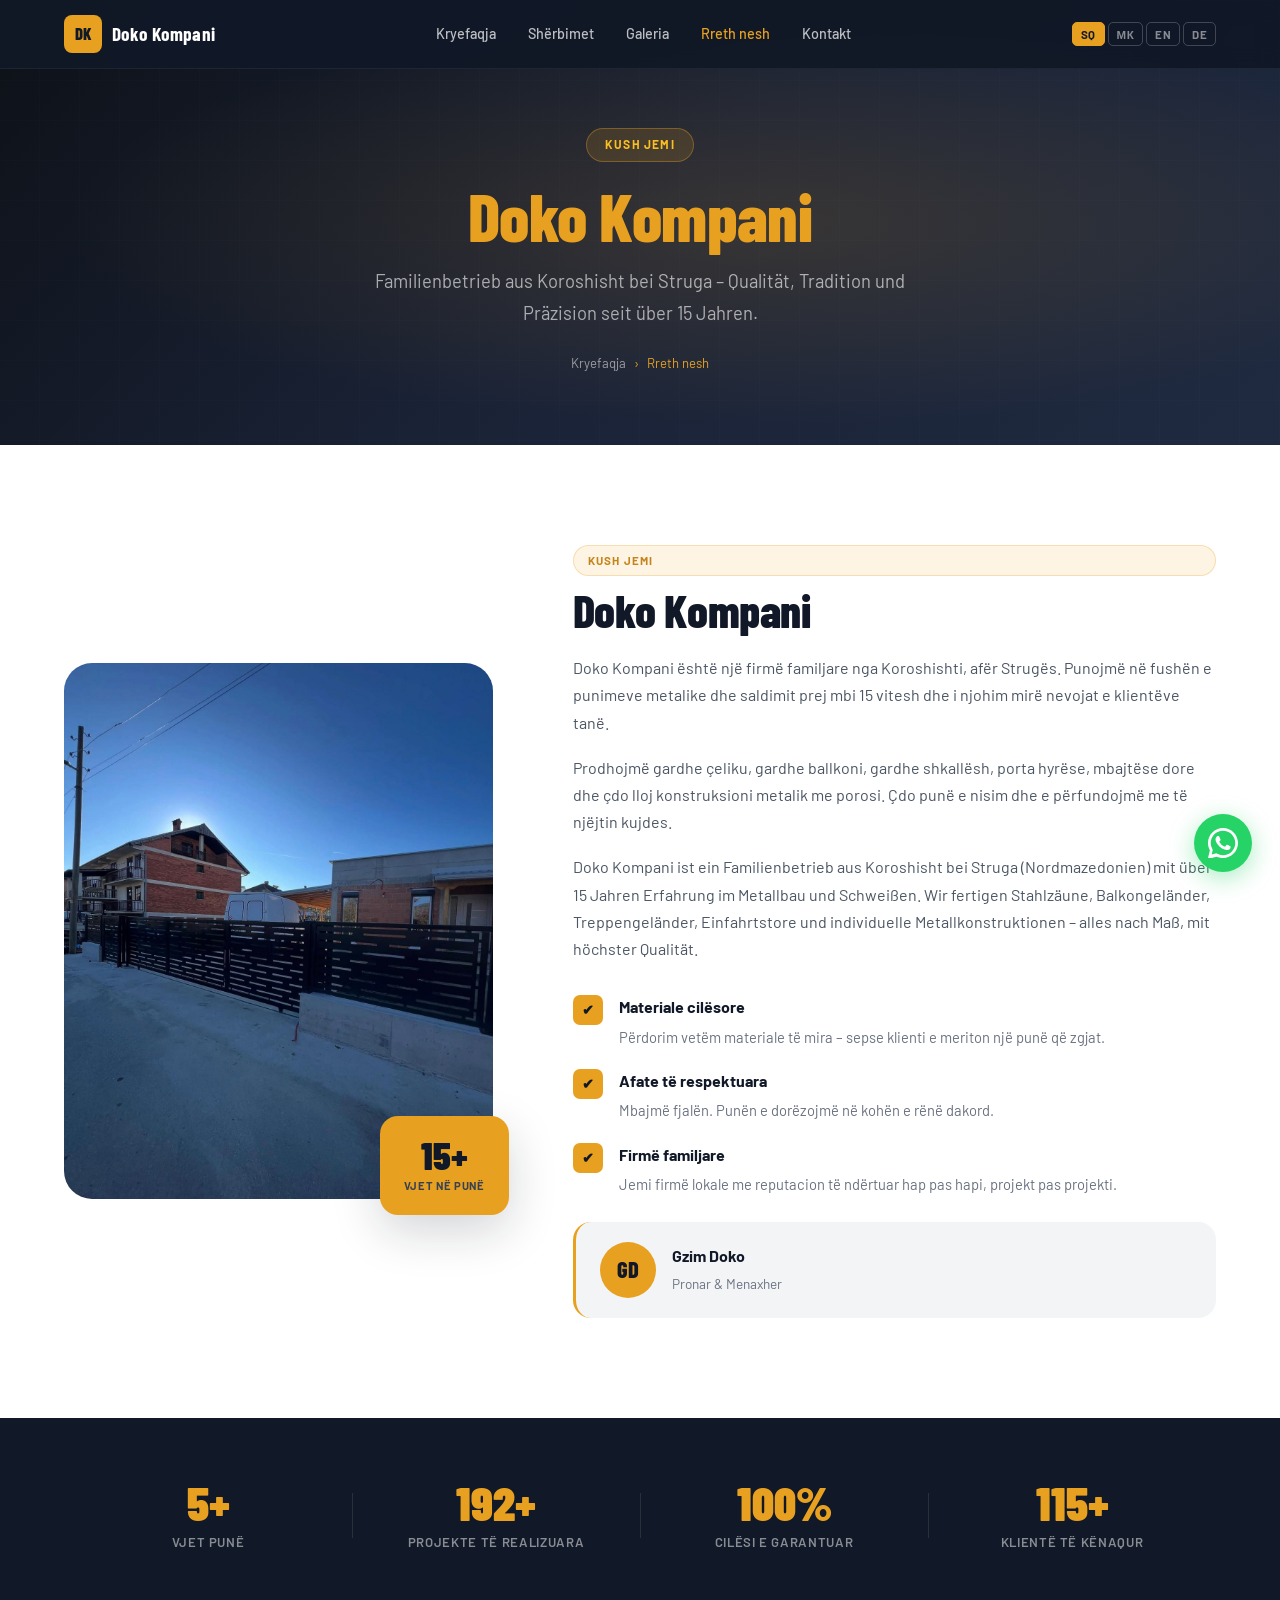
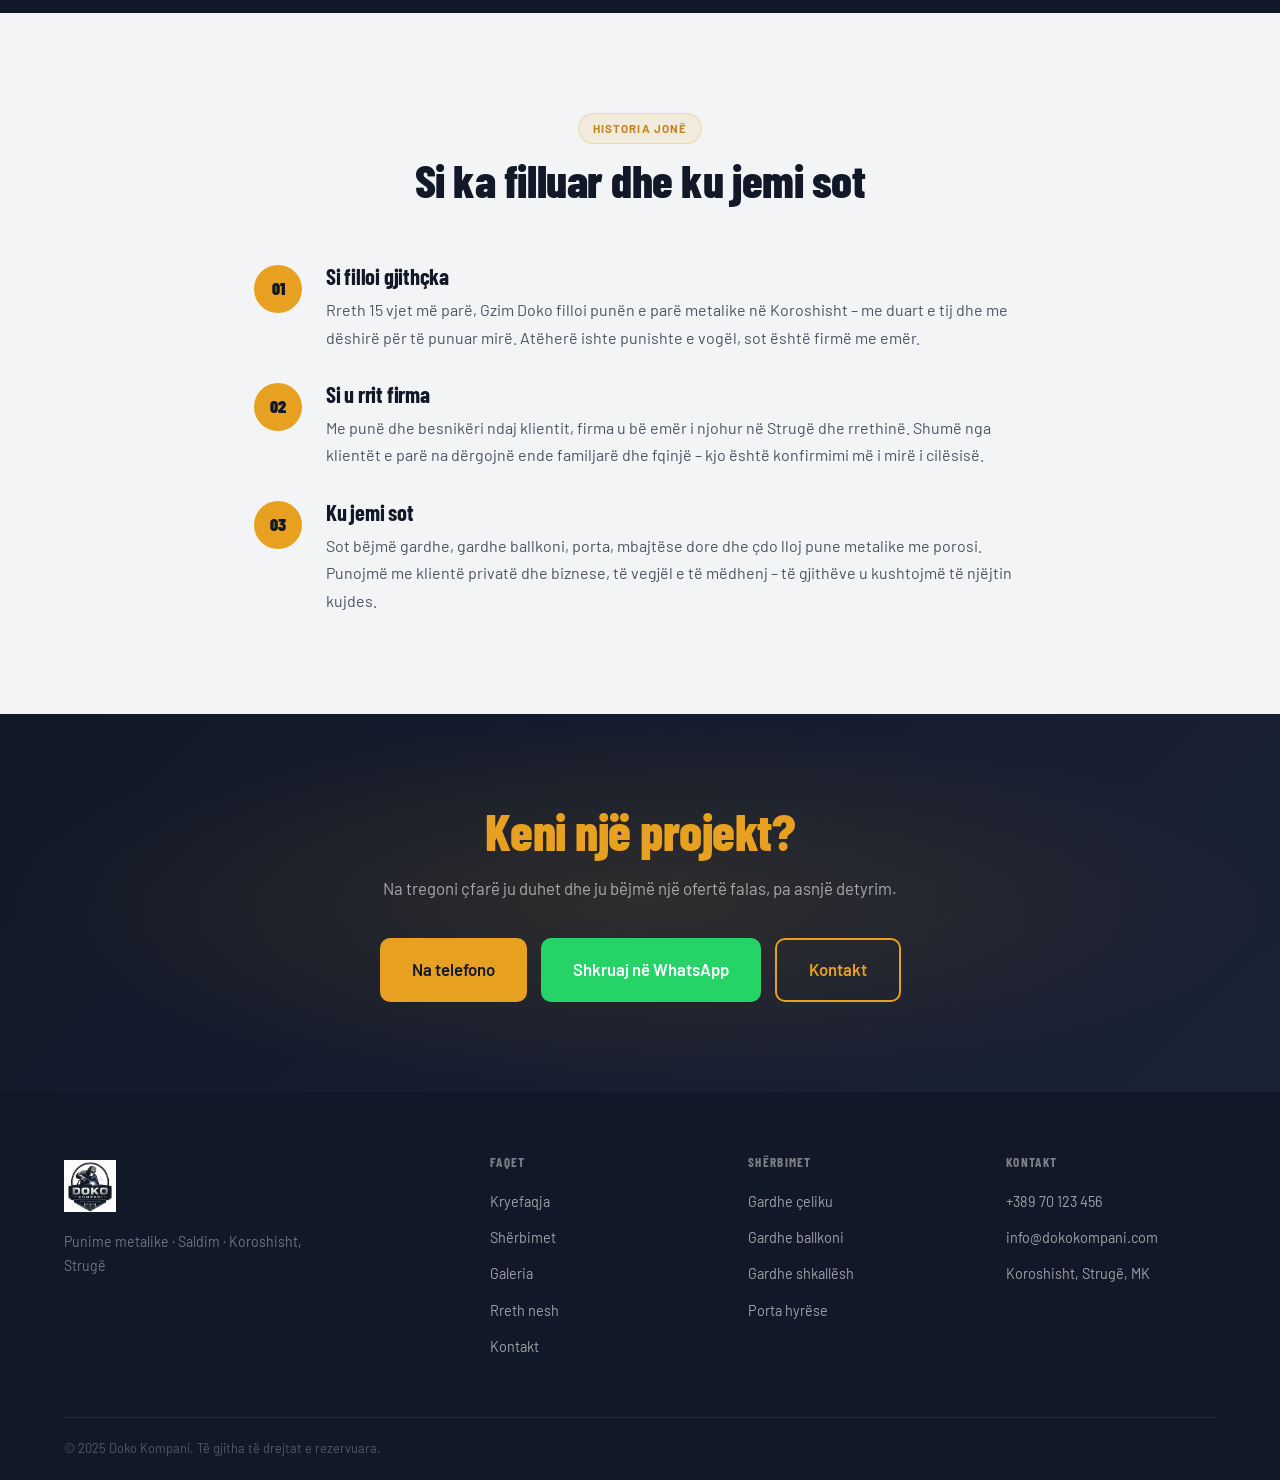
<file: about.html>
<!DOCTYPE html>
<html lang="sq">
<head>
  <meta charset="UTF-8" />
  <meta name="viewport" content="width=device-width, initial-scale=1.0" />
  <title>Doko Kompani – Familienbetrieb Metallbau Struga | Gzim Doko</title>
  <meta name="description" content="Doko Kompani – Familienunternehmen für Metallbau in Koroshisht bei Struga. Geschäftsführer: Gzim Doko. 15+ Jahre Erfahrung. Stahlzäune, Geländer, Tore – Metallbau Struga." />
  <meta name="keywords" content="Doko Kompani Geschichte, Gzim Doko, Familienbetrieb Struga, Metallbau Koroshisht, Metal Works Struga North Macedonia" />
  <link rel="canonical" href="https://www.dokokompani.com/about.html" />
  <link rel="icon" type="image/svg+xml" href="images/favicon.svg" />
  <link rel="preconnect" href="https://fonts.googleapis.com" />
  <link rel="preconnect" href="https://fonts.gstatic.com" crossorigin />
  <link href="https://fonts.googleapis.com/css2?family=Barlow+Condensed:wght@400;600;700;800;900&family=Barlow:wght@300;400;500;600;700&display=swap" rel="stylesheet" />
  <link rel="stylesheet" href="style.css" />
</head>
<body>

<header id="header">
  <div class="container nav-container">
    <a href="index.html" class="logo">
      <span class="logo-dk">DK</span>
      <span class="logo-text">Doko Kompani</span>
    </a>
    <nav class="main-nav" id="mainNav">
      <a href="index.html" data-i18n="nav_home">Ballina</a>
      <a href="services.html" data-i18n="nav_services">Shërbimet</a>
      <a href="gallery.html" data-i18n="nav_gallery">Galeria</a>
      <a href="about.html" class="active" data-i18n="nav_about">Rreth nesh</a>
      <a href="contact.html" data-i18n="nav_contact">Kontakt</a>
    </nav>
    <div class="nav-right">
      <div class="lang-switcher">
        <button class="lang-btn active" data-lang="sq">SQ</button>
        <button class="lang-btn" data-lang="mk">МК</button>
        <button class="lang-btn" data-lang="en">EN</button>
        <button class="lang-btn" data-lang="de">DE</button>
      </div>
      <button class="hamburger" id="hamburger" aria-label="Menu">
        <span></span><span></span><span></span>
      </button>
    </div>
  </div>
</header>

<!-- PAGE HERO -->
<div class="page-hero">
  <div class="container">
    <div class="page-hero-tag" data-i18n="about_tag">Rreth nesh</div>
    <h1><span data-i18n="about_title">Doko Kompani</span></h1>
    <p>Familienbetrieb aus Koroshisht bei Struga – Qualität, Tradition und Präzision seit über 15 Jahren.</p>
    <div class="breadcrumb">
      <a href="index.html" data-i18n="nav_home">Ballina</a>
      <span>›</span>
      <span data-i18n="nav_about">Rreth nesh</span>
    </div>
  </div>
</div>

<!-- ABOUT SECTION -->
<section>
  <div class="container">
    <div class="about-grid">
      <div class="about-visual reveal">
        <div class="about-image-box">
          <img src="images/gallery/modern-yard-steel-fence.jpg"
               alt="Doko Kompani – Punime Metalike Struga" loading="lazy">
        </div>
        <div class="about-badge">
          <span class="about-badge-num">15+</span>
          <span class="about-badge-label" data-i18n="about_years_label">vjet në punë</span>
        </div>
      </div>

      <div class="about-content reveal reveal-delay-2">
        <span class="section-tag" data-i18n="about_tag">Rreth nesh</span>
        <h2 data-i18n="about_title">Doko Kompani</h2>
        <p data-i18n="about_p1">Doko Kompani është një firmë familjare nga Koroshishti, afër Strugës. Punojmë në fushën e punimeve metalike dhe saldimit prej mbi 15 vitesh dhe i njohim mirë nevojat e klientëve tanë.</p>
        <p data-i18n="about_p2">Prodhojmë gardhe çeliku, gardhe ballkoni, gardhe shkallësh, porta hyrëse, mbajtëse dore dhe çdo lloj konstruksioni metalik me porosi. Çdo punë e nisim dhe e përfundojmë me të njëjtin kujdes.</p>
        <p>Doko Kompani ist ein Familienbetrieb aus Koroshisht bei Struga (Nordmazedonien) mit über 15 Jahren Erfahrung im Metallbau und Schweißen. Wir fertigen Stahlzäune, Balkongeländer, Treppengeländer, Einfahrtstore und individuelle Metallkonstruktionen – alles nach Maß, mit höchster Qualität.</p>

        <div class="about-features">
          <div class="about-feat">
            <div class="feat-icon">✔</div>
            <div>
              <strong data-i18n="feat1_title">Materiale cilësore</strong>
              <span data-i18n="feat1_desc">Përdorim vetëm materiale të mira – sepse klienti e meriton një punë që zgjat.</span>
            </div>
          </div>
          <div class="about-feat">
            <div class="feat-icon">✔</div>
            <div>
              <strong data-i18n="feat2_title">Afate të respektuara</strong>
              <span data-i18n="feat2_desc">Mbajmë fjalën. Punën e dorëzojmë në kohën e rënë dakord.</span>
            </div>
          </div>
          <div class="about-feat">
            <div class="feat-icon">✔</div>
            <div>
              <strong data-i18n="feat3_title">Firmë familjare</strong>
              <span data-i18n="feat3_desc">Jemi firmë lokale me reputacion të ndërtuar hap pas hapi, projekt pas projekti.</span>
            </div>
          </div>
        </div>

        <!-- CEO Card -->
        <div class="ceo-card mt-24">
          <div class="ceo-avatar">
            <!-- <img src="images/about/gzim-doko.jpg" alt="Gzim Doko"> -->
            <span class="ceo-avatar-placeholder">GD</span>
          </div>
          <div class="ceo-info">
            <strong data-i18n="about_ceo">Gzim Doko</strong>
            <span data-i18n="about_ceo_role">Pronar & Menaxher</span>
          </div>
        </div>
      </div>
    </div>
  </div>
</section>

<!-- STATS STRIP -->
<div class="stats-strip">
  <div class="container">
    <div class="stats-grid">
      <div class="stats-item">
        <div class="num count-up" data-target="15" data-suffix="+">15+</div>
        <div class="lbl" data-i18n="stat_years">Vjet Eksperiencë</div>
      </div>
      <div class="stats-item">
        <div class="num count-up" data-target="500" data-suffix="+">500+</div>
        <div class="lbl" data-i18n="stat_projects">Projekte</div>
      </div>
      <div class="stats-item">
        <div class="num">100%</div>
        <div class="lbl" data-i18n="stat_quality">Cilësi</div>
      </div>
      <div class="stats-item">
        <div class="num count-up" data-target="300" data-suffix="+">300+</div>
        <div class="lbl" data-i18n="stat_clients">Klientë të Kënaqur</div>
      </div>
    </div>
  </div>
</div>

<!-- STORY SECTION -->
<section style="background:var(--smoke)">
  <div class="container" style="max-width:820px">
    <div class="section-header">
      <span class="section-tag">Historia jonë</span>
      <h2>Si ka filluar dhe ku jemi sot</h2>
    </div>
    <div style="display:grid;gap:32px">
      <div class="reveal" style="display:flex;gap:24px;align-items:flex-start">
        <div style="min-width:48px;height:48px;background:var(--accent);border-radius:50%;display:flex;align-items:center;justify-content:center;font-family:var(--font-display);font-weight:900;color:var(--steel);font-size:1.1rem;flex-shrink:0">01</div>
        <div>
          <h3 style="margin-bottom:8px">Si filloi gjithçka</h3>
          <p>Rreth 15 vjet më parë, Gzim Doko filloi punën e parë metalike në Koroshisht – me duart e tij dhe me dëshirë për të punuar mirë. Atëherë ishte punishte e vogël, sot është firmë me emër.</p>
        </div>
      </div>
      <div class="reveal reveal-delay-1" style="display:flex;gap:24px;align-items:flex-start">
        <div style="min-width:48px;height:48px;background:var(--accent);border-radius:50%;display:flex;align-items:center;justify-content:center;font-family:var(--font-display);font-weight:900;color:var(--steel);font-size:1.1rem;flex-shrink:0">02</div>
        <div>
          <h3 style="margin-bottom:8px">Si u rrit firma</h3>
          <p>Me punë dhe besnikëri ndaj klientit, firma u bë emër i njohur në Strugë dhe rrethinë. Shumë nga klientët e parë na dërgojnë ende familjarë dhe fqinjë – kjo është konfirmimi më i mirë i cilësisë.</p>
        </div>
      </div>
      <div class="reveal reveal-delay-2" style="display:flex;gap:24px;align-items:flex-start">
        <div style="min-width:48px;height:48px;background:var(--accent);border-radius:50%;display:flex;align-items:center;justify-content:center;font-family:var(--font-display);font-weight:900;color:var(--steel);font-size:1.1rem;flex-shrink:0">03</div>
        <div>
          <h3 style="margin-bottom:8px">Ku jemi sot</h3>
          <p>Sot bëjmë gardhe, gardhe ballkoni, porta, mbajtëse dore dhe çdo lloj pune metalike me porosi. Punojmë me klientë privatë dhe biznese, të vegjël e të mëdhenj – të gjithëve u kushtojmë të njëjtin kujdes.</p>
        </div>
      </div>
    </div>
  </div>
</section>

<!-- CTA -->
<section class="cta-section">
  <div class="container">
    <h2><span data-i18n="cta_title">Keni një projekt?</span></h2>
    <p data-i18n="cta_sub">Na tregoni çfarë ju duhet dhe ju bëjmë një ofertë falas, pa asnjë detyrim.</p>
    <div class="cta-btns">
      <a href="tel:+38970123456" class="btn btn-primary btn--lg"><span data-i18n="hero_call">Na telefono</span></a>
      <a href="https://wa.me/38970123456" target="_blank" rel="noopener" class="btn btn-whatsapp btn--lg"><span data-i18n="hero_whatsapp">WhatsApp</span></a>
      <a href="contact.html" class="btn btn-outline btn--lg" data-i18n="nav_contact">Kontakt</a>
    </div>
  </div>
</section>

<!-- FOOTER -->
<footer id="footer">
  <div class="container">
    <div class="footer-grid">
      <div class="footer-brand">
        <a href="index.html" class="logo logo--img">
      <img src="images/logo.png" alt="Doko Kompani – Metal Constructions" class="logo-img">
    </a>
        <p class="footer-tagline" data-i18n="footer_tagline">Punime metalike · Saldim · Koroshisht, Strugë</p>
      </div>
      <div class="footer-col">
        <h4 data-i18n="footer_nav_title">Faqet</h4>
        <ul>
          <li><a href="index.html" data-i18n="nav_home">Ballina</a></li>
          <li><a href="services.html" data-i18n="nav_services">Shërbimet</a></li>
          <li><a href="gallery.html" data-i18n="nav_gallery">Galeria</a></li>
          <li><a href="about.html" data-i18n="nav_about">Rreth nesh</a></li>
          <li><a href="contact.html" data-i18n="nav_contact">Kontakt</a></li>
        </ul>
      </div>
      <div class="footer-col">
        <h4 data-i18n="footer_services_title">Shërbimet</h4>
        <ul>
          <li><a href="stahlzaeune-struga.html" data-i18n="s1_title">Gardhë Çeliku</a></li>
          <li><a href="balkongelaender-struga.html" data-i18n="s2_title">Gardhe Ballkoni</a></li>
          <li><a href="treppengelaender-struga.html" data-i18n="s3_title">Gardhe Shkallësh</a></li>
          <li><a href="einfahrtstore-struga.html" data-i18n="s4_title">Porta Hyrëse</a></li>
        </ul>
      </div>
      <div class="footer-col">
        <h4 data-i18n="footer_contact_title">Kontakt</h4>
        <ul>
          <li><a href="tel:+38970123456">+389 70 123 456</a></li>
          <li><a href="mailto:info@dokokompani.com">info@dokokompani.com</a></li>
          <li><span>Koroshisht, Strugë, MK</span></li>
        </ul>
      </div>
    </div>
    <div class="footer-bottom">
      <span data-i18n="footer_copy">© 2025 Doko Kompani. Të gjitha të drejtat e rezervuara.</span>
    </div>
  </div>
</footer>

<a href="https://wa.me/38970123456" class="wa-float" target="_blank" rel="noopener" aria-label="WhatsApp">
  <span class="wa-float-tooltip" data-i18n="wa_tooltip">Dërgoni mesazh</span>
  <svg viewBox="0 0 24 24" fill="white"><path d="M17.472 14.382c-.297-.149-1.758-.867-2.03-.967-.273-.099-.471-.148-.67.15-.197.297-.767.966-.94 1.164-.173.199-.347.223-.644.075-.297-.15-1.255-.463-2.39-1.475-.883-.788-1.48-1.761-1.653-2.059-.173-.297-.018-.458.13-.606.134-.133.298-.347.446-.52.149-.174.198-.298.298-.497.099-.198.05-.371-.025-.52-.075-.149-.669-1.612-.916-2.207-.242-.579-.487-.5-.669-.51-.173-.008-.371-.01-.57-.01-.198 0-.52.074-.792.372-.272.297-1.04 1.016-1.04 2.479 0 1.462 1.065 2.875 1.213 3.074.149.198 2.096 3.2 5.077 4.487.709.306 1.262.489 1.694.625.712.227 1.36.195 1.871.118.571-.085 1.758-.719 2.006-1.413.248-.694.248-1.289.173-1.413-.074-.124-.272-.198-.57-.347z"/><path d="M12 0C5.373 0 0 5.373 0 12c0 2.123.554 4.12 1.523 5.854L.057 23.882a.5.5 0 00.606.61l6.162-1.442A11.945 11.945 0 0012 24c6.627 0 12-5.373 12-12S18.627 0 12 0zm0 21.818a9.802 9.802 0 01-5.006-1.371l-.36-.213-3.713.869.937-3.618-.234-.372A9.818 9.818 0 012.182 12C2.182 6.58 6.58 2.182 12 2.182S21.818 6.58 21.818 12 17.42 21.818 12 21.818z"/></svg>
</a>

<script src="script.js"></script>
</body>
</html>
</file>
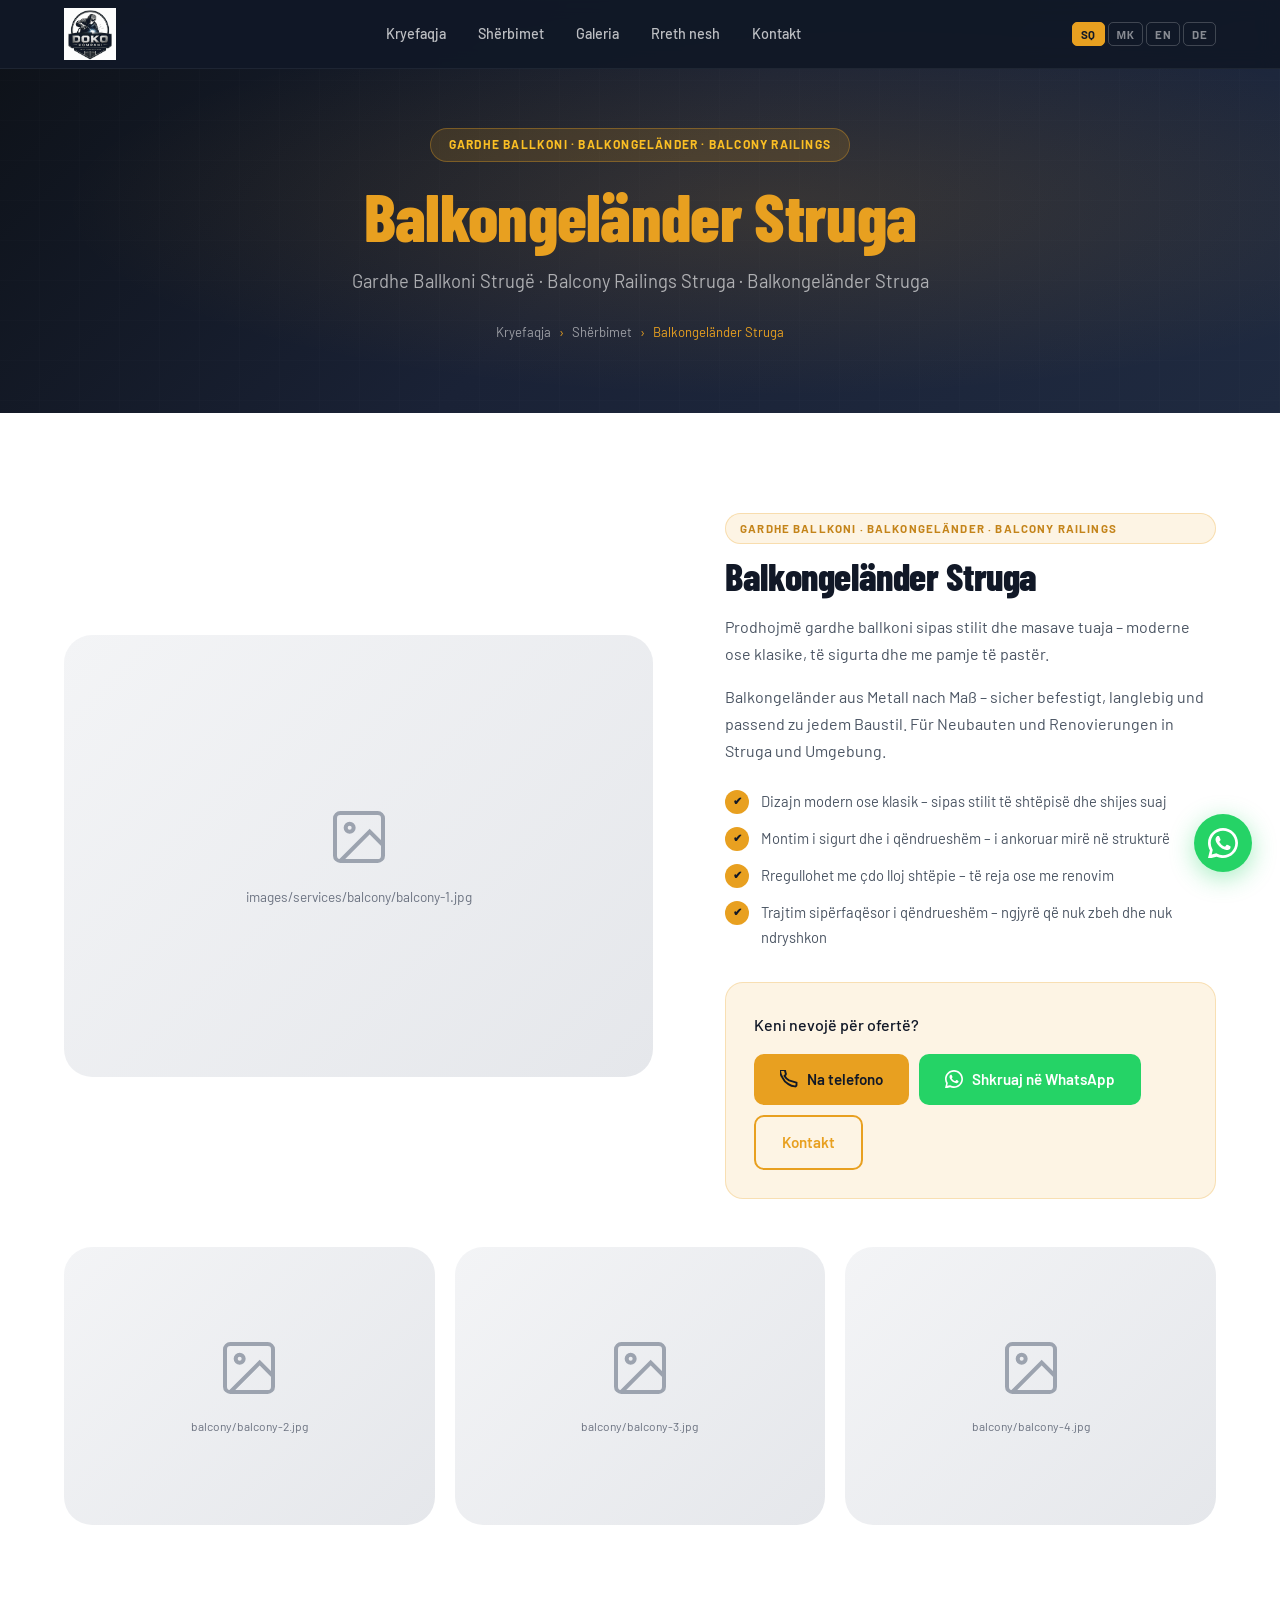
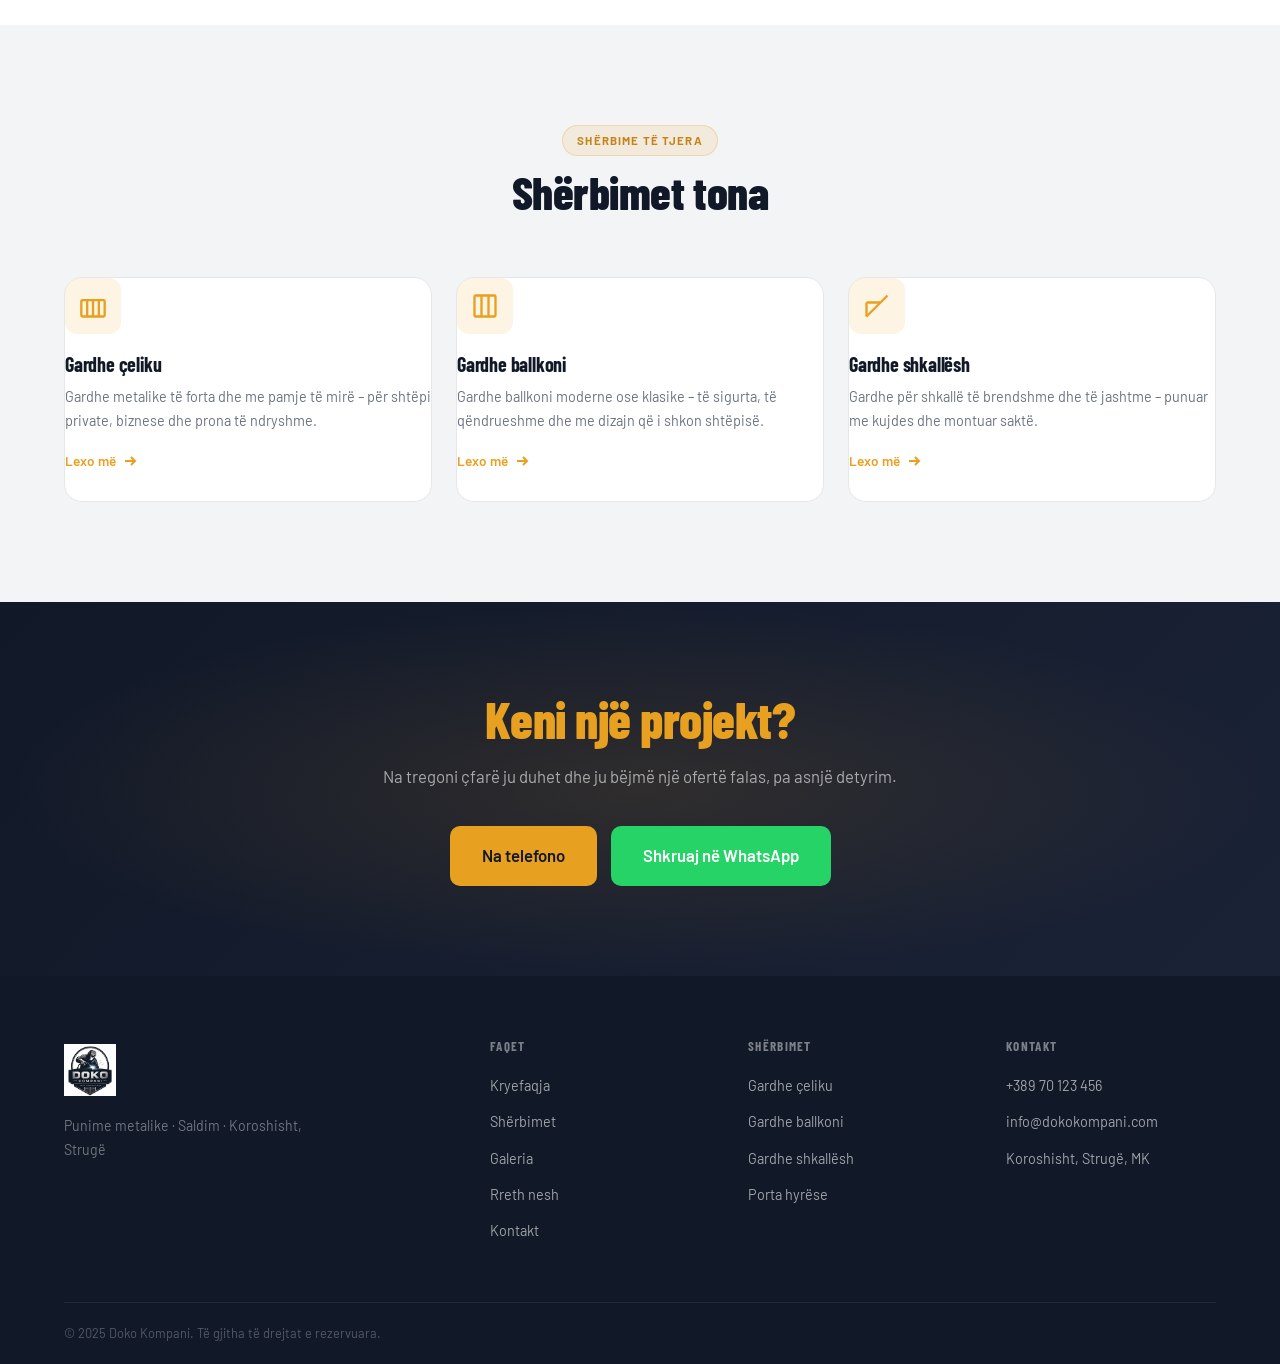
<file: balkongelaender-struga.html>
<!DOCTYPE html>
<html lang="sq">
<head>
  <meta charset="UTF-8" />
  <meta name="viewport" content="width=device-width, initial-scale=1.0" />
  <title>Balkongeländer Struga – Doko Kompani Struga | Metallbau North Macedonia</title>
  <meta name="description" content="Balkongeländer aus Metall in Struga – modern, klassisch und nach Maß. Doko Kompani fertigt sichere und dekorative Balkongeländer für Ihr Zuhause. Doko Kompani – Gzim Doko, Koroshisht, Struga, North Macedonia." />
  <meta name="keywords" content="Balkongeländer Struga, Balkongeländer North Macedonia, Gardhe Ballkoni Strugë, Balcony Railings Struga MK" />
  <link rel="canonical" href="https://www.dokokompani.com/balkongelaender-struga.html" />
  <link rel="icon" type="image/svg+xml" href="images/favicon.svg" />
  <link rel="preconnect" href="https://fonts.googleapis.com" />
  <link rel="preconnect" href="https://fonts.gstatic.com" crossorigin />
  <link href="https://fonts.googleapis.com/css2?family=Barlow+Condensed:wght@400;600;700;800;900&family=Barlow:wght@300;400;500;600;700&display=swap" rel="stylesheet" />
  <link rel="stylesheet" href="style.css" />
</head>
<body>

<header id="header">
  <div class="container nav-container">
    <a href="index.html" class="logo logo--img">
      <img src="images/logo.png" alt="Doko Kompani – Metal Constructions" class="logo-img">
    </a>
    <nav class="main-nav" id="mainNav">
      <a href="index.html" data-i18n="nav_home">Ballina</a>
      <a href="services.html" class="active" data-i18n="nav_services">Shërbimet</a>
      <a href="gallery.html" data-i18n="nav_gallery">Galeria</a>
      <a href="about.html" data-i18n="nav_about">Rreth nesh</a>
      <a href="contact.html" data-i18n="nav_contact">Kontakt</a>
    </nav>
    <div class="nav-right">
      <div class="lang-switcher">
        <button class="lang-btn active" data-lang="sq">SQ</button>
        <button class="lang-btn" data-lang="mk">МК</button>
        <button class="lang-btn" data-lang="en">EN</button>
        <button class="lang-btn" data-lang="de">DE</button>
      </div>
      <button class="hamburger" id="hamburger" aria-label="Menu"><span></span><span></span><span></span></button>
    </div>
  </div>
</header>

<div class="page-hero">
  <div class="container">
    <div class="page-hero-tag">Gardhe Ballkoni · Balkongeländer · Balcony Railings</div>
    <h1><span>Balkongeländer Struga</span></h1>
    <p>Gardhe Ballkoni Strugë · Balcony Railings Struga · Balkongeländer Struga</p>
    <div class="breadcrumb">
      <a href="index.html" data-i18n="nav_home">Ballina</a>
      <span>›</span>
      <a href="services.html" data-i18n="nav_services">Shërbimet</a>
      <span>›</span>
      <span>Balkongeländer Struga</span>
    </div>
  </div>
</div>

<section>
  <div class="container">
    <div class="service-detail-grid">

      <div class="service-detail-image reveal">
        <!-- Zëvendëso me foton tënde / Ersetze mit deinem Bild: -->
        <!-- <img src="images/services/balcony/balcony-1.jpg" alt="Balkongeländer Struga – Doko Kompani Struga" loading="lazy"> -->
        <div class="service-img-placeholder">
          <svg viewBox="0 0 24 24" fill="none" stroke="currentColor" stroke-width="1.5"><rect x="3" y="3" width="18" height="18" rx="2"/><circle cx="8.5" cy="8.5" r="1.5"/><polyline points="21 15 16 10 5 21"/></svg>
          <p>images/services/balcony/balcony-1.jpg</p>
        </div>
      </div>

      <div class="service-detail-content reveal reveal-delay-2">
        <span class="section-tag">Gardhe Ballkoni · Balkongeländer · Balcony Railings</span>
        <h2>Balkongeländer Struga</h2>
        <p>Prodhojmë gardhe ballkoni sipas stilit dhe masave tuaja – moderne ose klasike, të sigurta dhe me pamje të pastër.</p>
        <p>Balkongeländer aus Metall nach Maß – sicher befestigt, langlebig und passend zu jedem Baustil. Für Neubauten und Renovierungen in Struga und Umgebung.</p>

        <div class="advantages-list">
          <div class="advantage-item">
            <div class="advantage-icon">✔</div>
            <p>Dizajn modern ose klasik – sipas stilit të shtëpisë dhe shijes suaj</p>
          </div>
          <div class="advantage-item">
            <div class="advantage-icon">✔</div>
            <p>Montim i sigurt dhe i qëndrueshëm – i ankoruar mirë në strukturë</p>
          </div>
          <div class="advantage-item">
            <div class="advantage-icon">✔</div>
            <p>Rregullohet me çdo lloj shtëpie – të reja ose me renovim</p>
          </div>
          <div class="advantage-item">
            <div class="advantage-icon">✔</div>
            <p>Trajtim sipërfaqësor i qëndrueshëm – ngjyrë që nuk zbeh dhe nuk ndryshkon</p>
          </div>
        </div>

        <div class="service-cta-box">
          <p>Keni nevojë për ofertë?</p>
          <div class="btns">
            <a href="tel:+38970123456" class="btn btn-primary">
              <svg viewBox="0 0 24 24" fill="none" stroke="currentColor" stroke-width="2.5" width="18" height="18"><path d="M22 16.92v3a2 2 0 01-2.18 2 19.79 19.79 0 01-8.63-3.07A19.5 19.5 0 013.07 9.81 19.79 19.79 0 010 1.18 2 2 0 012 0h3a2 2 0 012 1.72c.127.96.361 1.903.7 2.81a2 2 0 01-.45 2.11L6.09 7.91a16 16 0 006 6z"/></svg>
              <span data-i18n="hero_call">Na telefono</span>
            </a>
            <a href="https://wa.me/38970123456" target="_blank" rel="noopener" class="btn btn-whatsapp">
              <svg viewBox="0 0 24 24" fill="white" width="18" height="18"><path d="M17.472 14.382c-.297-.149-1.758-.867-2.03-.967-.273-.099-.471-.148-.67.15-.197.297-.767.966-.94 1.164-.173.199-.347.223-.644.075-.297-.15-1.255-.463-2.39-1.475-.883-.788-1.48-1.761-1.653-2.059-.173-.297-.018-.458.13-.606.134-.133.298-.347.446-.52.149-.174.198-.298.298-.497.099-.198.05-.371-.025-.52-.075-.149-.669-1.612-.916-2.207-.242-.579-.487-.5-.669-.51-.173-.008-.371-.01-.57-.01-.198 0-.52.074-.792.372-.272.297-1.04 1.016-1.04 2.479 0 1.462 1.065 2.875 1.213 3.074.149.198 2.096 3.2 5.077 4.487.709.306 1.262.489 1.694.625.712.227 1.36.195 1.871.118.571-.085 1.758-.719 2.006-1.413.248-.694.248-1.289.173-1.413-.074-.124-.272-.198-.57-.347z"/><path d="M12 0C5.373 0 0 5.373 0 12c0 2.123.554 4.12 1.523 5.854L.057 23.882a.5.5 0 00.606.61l6.162-1.442A11.945 11.945 0 0012 24c6.627 0 12-5.373 12-12S18.627 0 12 0zm0 21.818a9.802 9.802 0 01-5.006-1.371l-.36-.213-3.713.869.937-3.618-.234-.372A9.818 9.818 0 012.182 12C2.182 6.58 6.58 2.182 12 2.182S21.818 6.58 21.818 12 17.42 21.818 12 21.818z"/></svg>
              <span data-i18n="hero_whatsapp">WhatsApp</span>
            </a>
            <a href="contact.html" class="btn btn-outline" data-i18n="nav_contact">Kontakt</a>
          </div>
        </div>
      </div>
    </div>

    <!-- Second image row -->
    <div style="display:grid;grid-template-columns:1fr 1fr 1fr;gap:20px;margin-top:48px" class="reveal">
      <div class="service-detail-image" style="aspect-ratio:4/3">
        <!-- <img src="images/services/balcony/balcony-2.jpg" alt="Balkongeländer Struga Detail 2" loading="lazy"> -->
        <div class="service-img-placeholder" style="min-height:200px">
          <svg viewBox="0 0 24 24" fill="none" stroke="currentColor" stroke-width="1.5" width="40" height="40"><rect x="3" y="3" width="18" height="18" rx="2"/><circle cx="8.5" cy="8.5" r="1.5"/><polyline points="21 15 16 10 5 21"/></svg>
          <p style="font-size:.75rem">balcony/balcony-2.jpg</p>
        </div>
      </div>
      <div class="service-detail-image" style="aspect-ratio:4/3">
        <!-- <img src="images/services/balcony/balcony-3.jpg" alt="Balkongeländer Struga Detail 3" loading="lazy"> -->
        <div class="service-img-placeholder" style="min-height:200px">
          <svg viewBox="0 0 24 24" fill="none" stroke="currentColor" stroke-width="1.5" width="40" height="40"><rect x="3" y="3" width="18" height="18" rx="2"/><circle cx="8.5" cy="8.5" r="1.5"/><polyline points="21 15 16 10 5 21"/></svg>
          <p style="font-size:.75rem">balcony/balcony-3.jpg</p>
        </div>
      </div>
      <div class="service-detail-image" style="aspect-ratio:4/3">
        <!-- <img src="images/services/balcony/balcony-4.jpg" alt="Balkongeländer Struga Detail 4" loading="lazy"> -->
        <div class="service-img-placeholder" style="min-height:200px">
          <svg viewBox="0 0 24 24" fill="none" stroke="currentColor" stroke-width="1.5" width="40" height="40"><rect x="3" y="3" width="18" height="18" rx="2"/><circle cx="8.5" cy="8.5" r="1.5"/><polyline points="21 15 16 10 5 21"/></svg>
          <p style="font-size:.75rem">balcony/balcony-4.jpg</p>
        </div>
      </div>
    </div>

  </div>
</section>

<!-- Other Services -->
<section style="background:var(--smoke)">
  <div class="container">
    <div class="section-header">
      <span class="section-tag">Shërbime të tjera</span>
      <h2 data-i18n="services_title">Shërbimet Tona</h2>
    </div>
    <div class="services-grid">
      <div class="service-card reveal"><div class="service-icon"><svg viewBox="0 0 24 24" fill="none" stroke="currentColor" stroke-width="2"><rect x="2" y="7" width="20" height="14" rx="1"/><line x1="7" y1="7" x2="7" y2="21"/><line x1="12" y1="7" x2="12" y2="21"/><line x1="17" y1="7" x2="17" y2="21"/></svg></div><h3 data-i18n="s1_title">Gardhë Çeliku</h3><p data-i18n="s1_desc">Gardhë metalike.</p><a href="stahlzaeune-struga.html" class="service-link-hint">Lexo më <svg viewBox="0 0 16 16" fill="none" stroke="currentColor" stroke-width="2" width="16" height="16"><path d="M3 8h10M9 4l4 4-4 4"/></svg></a></div>
      <div class="service-card reveal reveal-delay-1"><div class="service-icon"><svg viewBox="0 0 24 24" fill="none" stroke="currentColor" stroke-width="2"><rect x="3" y="3" width="18" height="18" rx="1"/><line x1="9" y1="3" x2="9" y2="21"/><line x1="15" y1="3" x2="15" y2="21"/></svg></div><h3 data-i18n="s2_title">Gardhe Ballkoni</h3><p data-i18n="s2_desc">Gardhe ballkoni.</p><a href="balkongelaender-struga.html" class="service-link-hint">Lexo më <svg viewBox="0 0 16 16" fill="none" stroke="currentColor" stroke-width="2" width="16" height="16"><path d="M3 8h10M9 4l4 4-4 4"/></svg></a></div>
      <div class="service-card reveal reveal-delay-2"><div class="service-icon"><svg viewBox="0 0 24 24" fill="none" stroke="currentColor" stroke-width="2"><line x1="3" y1="21" x2="21" y2="3"/><line x1="3" y1="21" x2="3" y2="9"/><line x1="3" y1="9" x2="15" y2="9"/></svg></div><h3 data-i18n="s3_title">Gardhe Shkallësh</h3><p data-i18n="s3_desc">Gardhe shkallësh.</p><a href="treppengelaender-struga.html" class="service-link-hint">Lexo më <svg viewBox="0 0 16 16" fill="none" stroke="currentColor" stroke-width="2" width="16" height="16"><path d="M3 8h10M9 4l4 4-4 4"/></svg></a></div>
    </div>
  </div>
</section>

<section class="cta-section">
  <div class="container">
    <h2><span data-i18n="cta_title">Keni një projekt?</span></h2>
    <p data-i18n="cta_sub">Na tregoni çfarë ju duhet dhe ju bëjmë një ofertë falas, pa asnjë detyrim.</p>
    <div class="cta-btns">
      <a href="tel:+38970123456" class="btn btn-primary btn--lg"><span data-i18n="hero_call">Na telefono</span></a>
      <a href="https://wa.me/38970123456" target="_blank" rel="noopener" class="btn btn-whatsapp btn--lg"><span data-i18n="hero_whatsapp">WhatsApp</span></a>
    </div>
  </div>
</section>

<footer id="footer">
  <div class="container">
    <div class="footer-grid">
      <div class="footer-brand">
        <a href="index.html" class="logo logo--img">
      <img src="images/logo.png" alt="Doko Kompani – Metal Constructions" class="logo-img">
    </a>
        <p class="footer-tagline" data-i18n="footer_tagline">Punime metalike · Saldim · Koroshisht, Strugë</p>
      </div>
      <div class="footer-col">
        <h4 data-i18n="footer_nav_title">Faqet</h4>
        <ul>
          <li><a href="index.html" data-i18n="nav_home">Ballina</a></li>
          <li><a href="services.html" data-i18n="nav_services">Shërbimet</a></li>
          <li><a href="gallery.html" data-i18n="nav_gallery">Galeria</a></li>
          <li><a href="about.html" data-i18n="nav_about">Rreth nesh</a></li>
          <li><a href="contact.html" data-i18n="nav_contact">Kontakt</a></li>
        </ul>
      </div>
      <div class="footer-col">
        <h4 data-i18n="footer_services_title">Shërbimet</h4>
        <ul>
          <li><a href="stahlzaeune-struga.html" data-i18n="s1_title">Gardhë Çeliku</a></li>
          <li><a href="balkongelaender-struga.html" data-i18n="s2_title">Gardhe Ballkoni</a></li>
          <li><a href="treppengelaender-struga.html" data-i18n="s3_title">Gardhe Shkallësh</a></li>
          <li><a href="einfahrtstore-struga.html" data-i18n="s4_title">Porta Hyrëse</a></li>
        </ul>
      </div>
      <div class="footer-col">
        <h4 data-i18n="footer_contact_title">Kontakt</h4>
        <ul>
          <li><a href="tel:+38970123456">+389 70 123 456</a></li>
          <li><a href="mailto:info@dokokompani.com">info@dokokompani.com</a></li>
          <li><span>Koroshisht, Strugë, MK</span></li>
        </ul>
      </div>
    </div>
    <div class="footer-bottom">
      <span data-i18n="footer_copy">© 2025 Doko Kompani. Të gjitha të drejtat e rezervuara.</span>
      
    </div>
  </div>
</footer>

<a href="https://wa.me/38970123456" class="wa-float" target="_blank" rel="noopener" aria-label="WhatsApp">
  <span class="wa-float-tooltip" data-i18n="wa_tooltip">Dërgoni mesazh</span>
  <svg viewBox="0 0 24 24" fill="white"><path d="M17.472 14.382c-.297-.149-1.758-.867-2.03-.967-.273-.099-.471-.148-.67.15-.197.297-.767.966-.94 1.164-.173.199-.347.223-.644.075-.297-.15-1.255-.463-2.39-1.475-.883-.788-1.48-1.761-1.653-2.059-.173-.297-.018-.458.13-.606.134-.133.298-.347.446-.52.149-.174.198-.298.298-.497.099-.198.05-.371-.025-.52-.075-.149-.669-1.612-.916-2.207-.242-.579-.487-.5-.669-.51-.173-.008-.371-.01-.57-.01-.198 0-.52.074-.792.372-.272.297-1.04 1.016-1.04 2.479 0 1.462 1.065 2.875 1.213 3.074.149.198 2.096 3.2 5.077 4.487.709.306 1.262.489 1.694.625.712.227 1.36.195 1.871.118.571-.085 1.758-.719 2.006-1.413.248-.694.248-1.289.173-1.413-.074-.124-.272-.198-.57-.347z"/><path d="M12 0C5.373 0 0 5.373 0 12c0 2.123.554 4.12 1.523 5.854L.057 23.882a.5.5 0 00.606.61l6.162-1.442A11.945 11.945 0 0012 24c6.627 0 12-5.373 12-12S18.627 0 12 0zm0 21.818a9.802 9.802 0 01-5.006-1.371l-.36-.213-3.713.869.937-3.618-.234-.372A9.818 9.818 0 012.182 12C2.182 6.58 6.58 2.182 12 2.182S21.818 6.58 21.818 12 17.42 21.818 12 21.818z"/></svg>
</a>

<script src="script.js"></script>
</body>
</html>
</file>
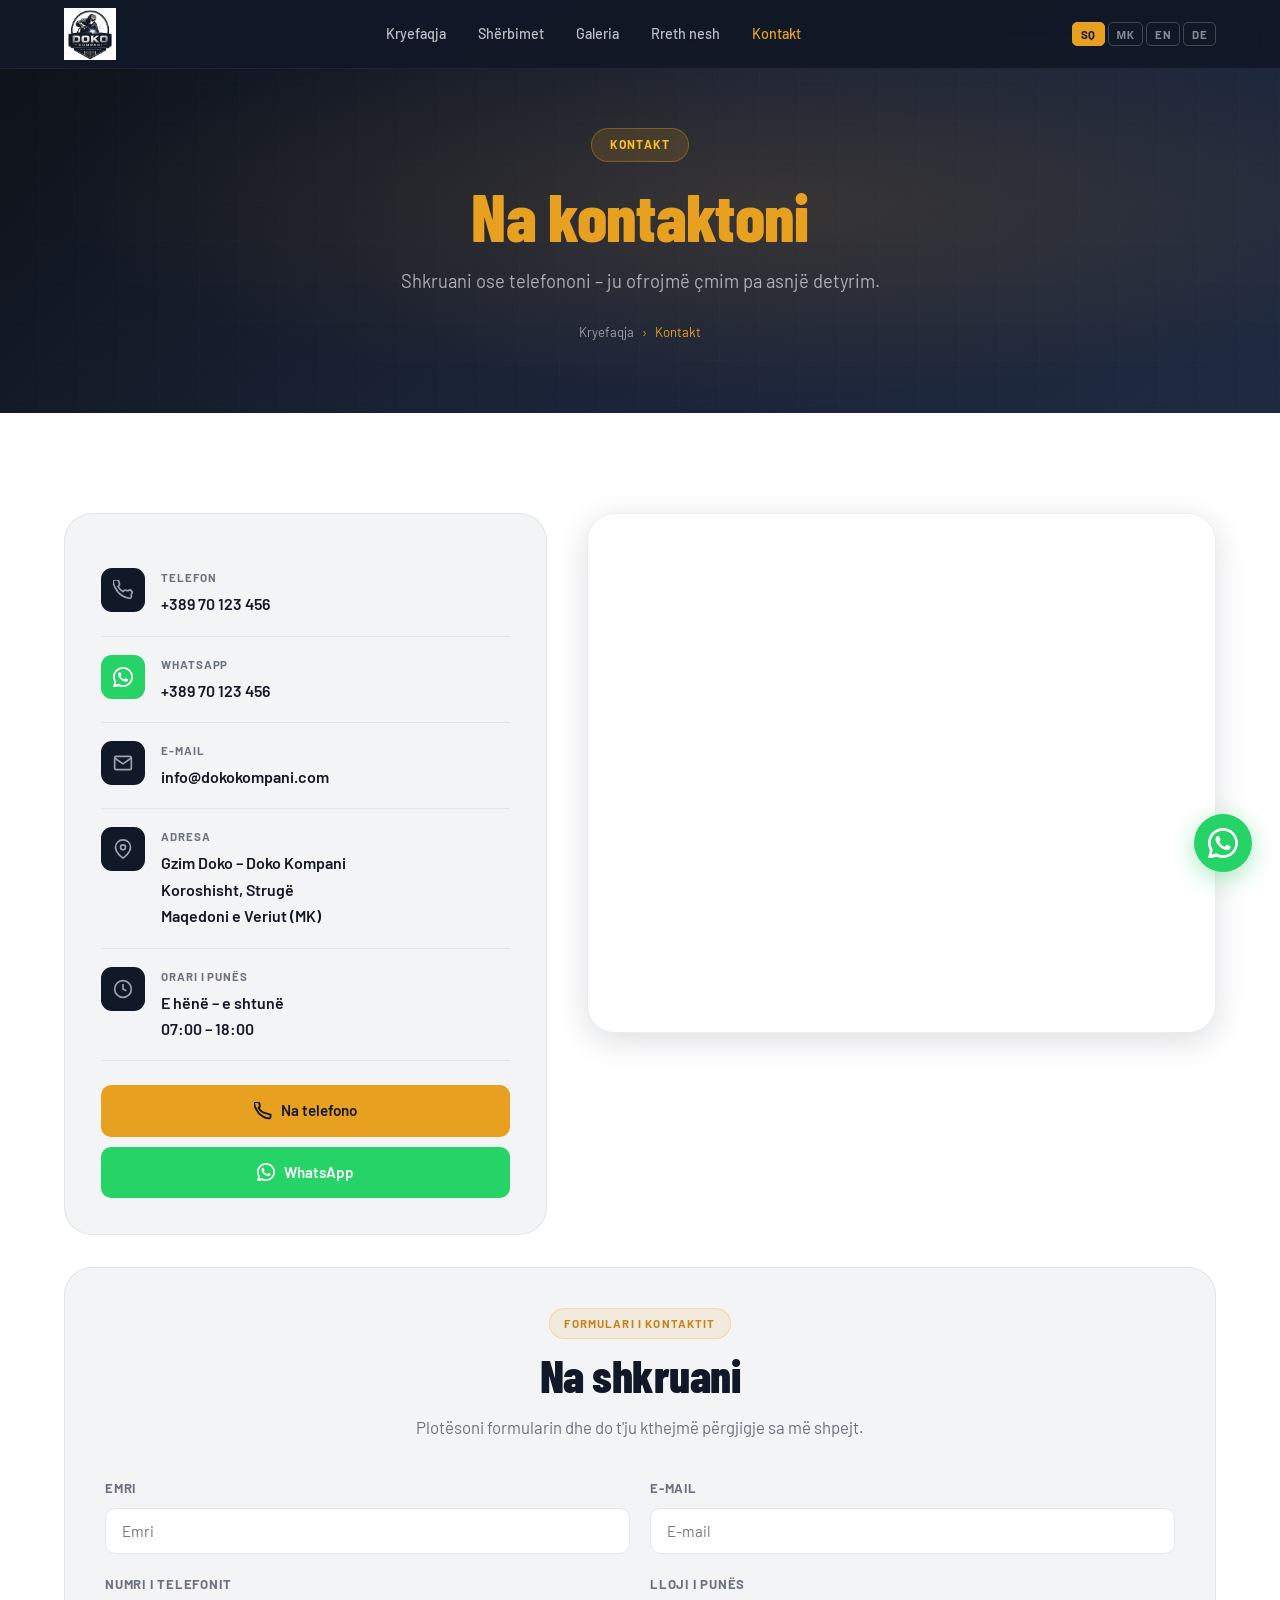
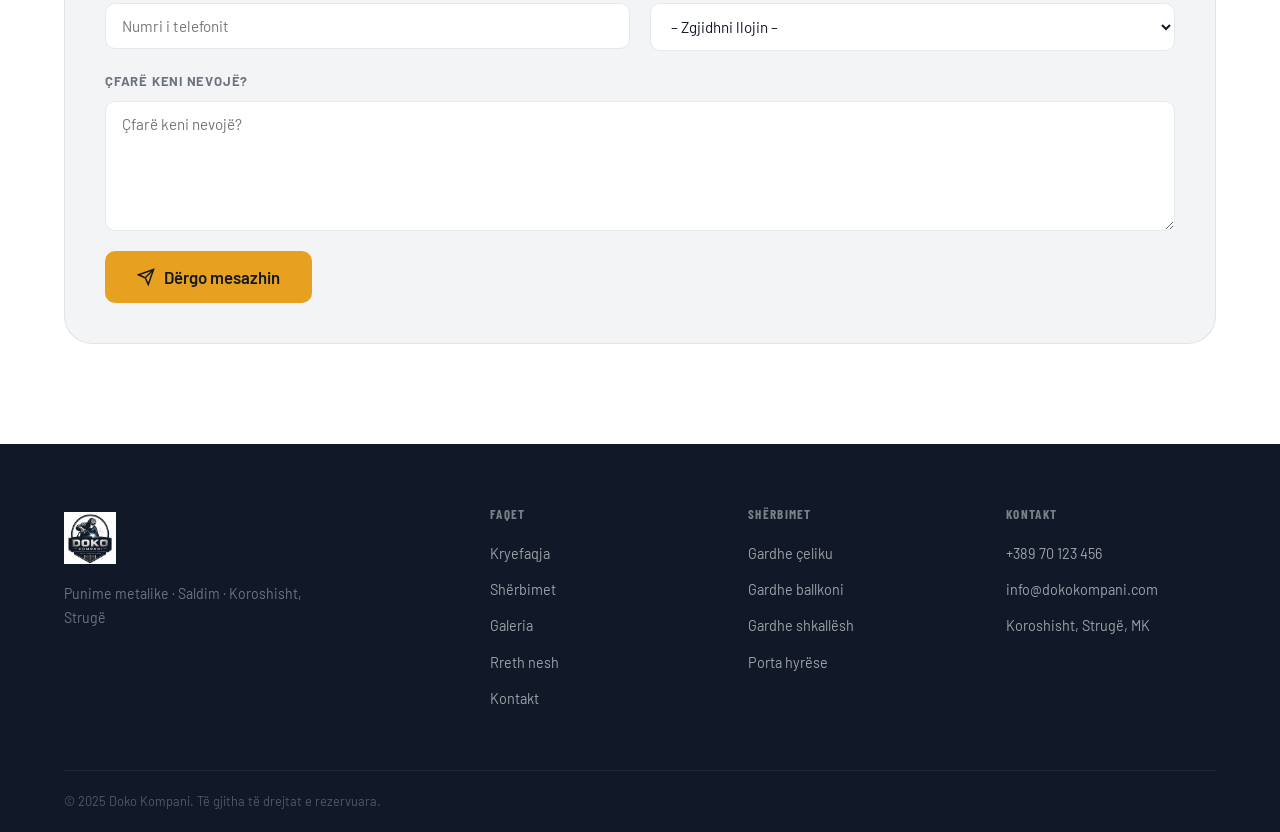
<file: contact.html>
<!DOCTYPE html>
<html lang="sq">
<head>
  <meta charset="UTF-8" />
  <meta name="viewport" content="width=device-width, initial-scale=1.0" />
  <title>Kontakt – Doko Kompani | Metallbau Struga, North Macedonia</title>
  <meta name="description" content="Kontaktoni Doko Kompani – Gzim Doko, Koroshisht, Struga. Telefon, WhatsApp, E-Mail. Metallbau Struga · Stahlzäune · Balkongeländer · Tore. Angebot ohne Verpflichtung." />
  <link rel="canonical" href="https://www.dokokompani.com/contact.html" />
  <link rel="icon" type="image/svg+xml" href="images/favicon.svg" />
  <link rel="preconnect" href="https://fonts.googleapis.com" />
  <link rel="preconnect" href="https://fonts.gstatic.com" crossorigin />
  <link href="https://fonts.googleapis.com/css2?family=Barlow+Condensed:wght@400;600;700;800;900&family=Barlow:wght@300;400;500;600;700&display=swap" rel="stylesheet" />
  <link rel="stylesheet" href="style.css" />
</head>
<body>

<header id="header">
  <div class="container nav-container">
    <a href="index.html" class="logo logo--img">
      <img src="images/logo.png" alt="Doko Kompani – Metal Constructions" class="logo-img">
    </a>
    <nav class="main-nav" id="mainNav">
      <a href="index.html" data-i18n="nav_home">Ballina</a>
      <a href="services.html" data-i18n="nav_services">Shërbimet</a>
      <a href="gallery.html" data-i18n="nav_gallery">Galeria</a>
      <a href="about.html" data-i18n="nav_about">Rreth nesh</a>
      <a href="contact.html" class="active" data-i18n="nav_contact">Kontakt</a>
    </nav>
    <div class="nav-right">
      <div class="lang-switcher">
        <button class="lang-btn active" data-lang="sq">SQ</button>
        <button class="lang-btn" data-lang="mk">МК</button>
        <button class="lang-btn" data-lang="en">EN</button>
        <button class="lang-btn" data-lang="de">DE</button>
      </div>
      <button class="hamburger" id="hamburger" aria-label="Menu"><span></span><span></span><span></span></button>
    </div>
  </div>
</header>

<div class="page-hero">
  <div class="container">
    <div class="page-hero-tag" data-i18n="contact_tag">Kontakt</div>
    <h1><span data-i18n="contact_title">Kontakt</span></h1>
    <p data-i18n="contact_sub">Shkruani ose telefononi – ju ofrojmë çmim pa asnjë detyrim.</p>
    <div class="breadcrumb">
      <a href="index.html" data-i18n="nav_home">Ballina</a>
      <span>›</span>
      <span data-i18n="nav_contact">Kontakt</span>
    </div>
  </div>
</div>

<section>
  <div class="container">
    <div class="contact-grid">

      <!-- Contact Info Card -->
      <div class="contact-info-card reveal">

        <div class="contact-item">
          <div class="contact-icon">
            <svg viewBox="0 0 24 24" fill="none" stroke="currentColor" stroke-width="2"><path d="M22 16.92v3a2 2 0 01-2.18 2 19.79 19.79 0 01-8.63-3.07A19.5 19.5 0 013.07 9.81 19.79 19.79 0 010 1.18 2 2 0 012 0h3a2 2 0 012 1.72c.127.96.361 1.903.7 2.81a2 2 0 01-.45 2.11L6.09 7.91a16 16 0 006 6l1.27-1.27a2 2 0 012.11-.45c.907.339 1.85.573 2.81.7A2 2 0 0122 16.92z"/></svg>
          </div>
          <div>
            <span class="contact-label" data-i18n="contact_phone_label">Telefon</span>
            <a href="tel:+38970123456" class="contact-value">+389 70 123 456</a>
          </div>
        </div>

        <div class="contact-item">
          <div class="contact-icon wa-icon">
            <svg viewBox="0 0 24 24" fill="white"><path d="M17.472 14.382c-.297-.149-1.758-.867-2.03-.967-.273-.099-.471-.148-.67.15-.197.297-.767.966-.94 1.164-.173.199-.347.223-.644.075-.297-.15-1.255-.463-2.39-1.475-.883-.788-1.48-1.761-1.653-2.059-.173-.297-.018-.458.13-.606.134-.133.298-.347.446-.52.149-.174.198-.298.298-.497.099-.198.05-.371-.025-.52-.075-.149-.669-1.612-.916-2.207-.242-.579-.487-.5-.669-.51-.173-.008-.371-.01-.57-.01-.198 0-.52.074-.792.372-.272.297-1.04 1.016-1.04 2.479 0 1.462 1.065 2.875 1.213 3.074.149.198 2.096 3.2 5.077 4.487.709.306 1.262.489 1.694.625.712.227 1.36.195 1.871.118.571-.085 1.758-.719 2.006-1.413.248-.694.248-1.289.173-1.413-.074-.124-.272-.198-.57-.347z"/><path d="M12 0C5.373 0 0 5.373 0 12c0 2.123.554 4.12 1.523 5.854L.057 23.882a.5.5 0 00.606.61l6.162-1.442A11.945 11.945 0 0012 24c6.627 0 12-5.373 12-12S18.627 0 12 0zm0 21.818a9.802 9.802 0 01-5.006-1.371l-.36-.213-3.713.869.937-3.618-.234-.372A9.818 9.818 0 012.182 12C2.182 6.58 6.58 2.182 12 2.182S21.818 6.58 21.818 12 17.42 21.818 12 21.818z"/></svg>
          </div>
          <div>
            <span class="contact-label">WhatsApp</span>
            <a href="https://wa.me/38970123456" target="_blank" rel="noopener" class="contact-value">+389 70 123 456</a>
          </div>
        </div>

        <div class="contact-item">
          <div class="contact-icon">
            <svg viewBox="0 0 24 24" fill="none" stroke="currentColor" stroke-width="2"><path d="M4 4h16c1.1 0 2 .9 2 2v12c0 1.1-.9 2-2 2H4c-1.1 0-2-.9-2-2V6c0-1.1.9-2 2-2z"/><polyline points="22,6 12,13 2,6"/></svg>
          </div>
          <div>
            <span class="contact-label" data-i18n="contact_email_label">E-mail</span>
            <a href="mailto:info@dokokompani.com" class="contact-value">info@dokokompani.com</a>
          </div>
        </div>

        <div class="contact-item">
          <div class="contact-icon">
            <svg viewBox="0 0 24 24" fill="none" stroke="currentColor" stroke-width="2"><path d="M21 10c0 7-9 13-9 13s-9-6-9-13a9 9 0 0118 0z"/><circle cx="12" cy="10" r="3"/></svg>
          </div>
          <div>
            <span class="contact-label" data-i18n="contact_address_label">Adresa</span>
            <span class="contact-value">Gzim Doko – Doko Kompani<br>Koroshisht, Strugë<br>Maqedoni e Veriut (MK)</span>
          </div>
        </div>

        <div class="contact-item">
          <div class="contact-icon">
            <svg viewBox="0 0 24 24" fill="none" stroke="currentColor" stroke-width="2"><circle cx="12" cy="12" r="10"/><polyline points="12 6 12 12 16 14"/></svg>
          </div>
          <div>
            <span class="contact-label">Orari i punës</span>
            <span class="contact-value">E hënë – e shtunë<br>07:00 – 18:00</span>
          </div>
        </div>

        <div class="contact-cta-btns">
          <a href="tel:+38970123456" class="btn btn-primary btn--full">
            <svg viewBox="0 0 24 24" fill="none" stroke="currentColor" stroke-width="2.5"><path d="M22 16.92v3a2 2 0 01-2.18 2 19.79 19.79 0 01-8.63-3.07A19.5 19.5 0 013.07 9.81 19.79 19.79 0 010 1.18 2 2 0 012 0h3a2 2 0 012 1.72c.127.96.361 1.903.7 2.81a2 2 0 01-.45 2.11L6.09 7.91a16 16 0 006 6z"/></svg>
            <span data-i18n="contact_call_btn">Na telefono</span>
          </a>
          <a href="https://wa.me/38970123456" target="_blank" rel="noopener" class="btn btn-whatsapp btn--full">
            <svg viewBox="0 0 24 24" fill="white"><path d="M17.472 14.382c-.297-.149-1.758-.867-2.03-.967c-.273-.099-.471-.148-.67.15c-.197.297-.767.966-.94 1.164c-.173.199-.347.223-.644.075c-.297-.15-1.255-.463-2.39-1.475c-.883-.788-1.48-1.761-1.653-2.059c-.173-.297-.018-.458.13-.606c.134-.133.298-.347.446-.52c.149-.174.198-.298.298-.497c.099-.198.05-.371-.025-.52c-.075-.149-.669-1.612-.916-2.207c-.242-.579-.487-.5-.669-.51c-.173-.008-.371-.01-.57-.01c-.198 0-.52.074-.792.372c-.272.297-1.04 1.016-1.04 2.479 0 1.462 1.065 2.875 1.213 3.074c.149.198 2.096 3.2 5.077 4.487c.709.306 1.262.489 1.694.625c.712.227 1.36.195 1.871.118c.571-.085 1.758-.719 2.006-1.413c.248-.694.248-1.289.173-1.413c-.074-.124-.272-.198-.57-.347z"/><path d="M12 0C5.373 0 0 5.373 0 12c0 2.123.554 4.12 1.523 5.854L.057 23.882a.5.5 0 00.606.61l6.162-1.442A11.945 11.945 0 0012 24c6.627 0 12-5.373 12-12S18.627 0 12 0zm0 21.818a9.802 9.802 0 01-5.006-1.371l-.36-.213-3.713.869.937-3.618-.234-.372A9.818 9.818 0 012.182 12C2.182 6.58 6.58 2.182 12 2.182S21.818 6.58 21.818 12 17.42 21.818 12 21.818z"/></svg>
            <span data-i18n="contact_wa_btn">WhatsApp</span>
          </a>
        </div>
      </div>

      <!-- Map -->
      <div class="contact-map-box reveal reveal-delay-2">
        <iframe
          src="https://www.google.com/maps/embed?pb=!1m18!1m12!1m3!1d23744.246!2d20.6500!3d41.1800!2m3!1f0!2f0!3f0!3m2!1i1024!2i768!4f13.1!3m3!1m2!1s0x1350bec8c4d4e1e5%3A0x0!2sKoroshisht%2C+North+Macedonia!5e0!3m2!1sen!2smk!4v1700000000000"
          width="100%" height="100%"
          style="border:0;" allowfullscreen="" loading="lazy"
          referrerpolicy="no-referrer-when-downgrade"
          title="Doko Kompani – Koroshisht, Struga, North Macedonia">
        </iframe>
      </div>

    </div><!-- /contact-grid -->

    <!-- Contact Form -->
    <div class="contact-form reveal mt-32">
      <div class="section-header" style="margin-bottom:36px">
        <span class="section-tag">Formulari i kontaktit</span>
        <h2>Na shkruani</h2>
        <p>Plotësoni formularin dhe do t'ju kthejmë përgjigje sa më shpejt.</p>
      </div>

      <form id="contactForm" novalidate>
        <div class="form-grid">
          <div class="form-group">
            <label for="f-name" data-i18n="form_name">Emri juaj</label>
            <input type="text" id="f-name" name="name" required autocomplete="name" data-i18n-placeholder="form_name" placeholder="Emri juaj">
          </div>
          <div class="form-group">
            <label for="f-email" data-i18n="form_email">E-mail</label>
            <input type="email" id="f-email" name="email" autocomplete="email" data-i18n-placeholder="form_email" placeholder="E-mail">
          </div>
          <div class="form-group">
            <label for="f-phone" data-i18n="form_phone">Telefon</label>
            <input type="tel" id="f-phone" name="phone" autocomplete="tel" data-i18n-placeholder="form_phone" placeholder="Telefon">
          </div>
          <div class="form-group">
            <label for="f-service" data-i18n="form_service">Shërbimi</label>
            <select id="f-service" name="service">
              <option value="">– Zgjidhni llojin –</option>
              <option value="fences">Gardhe çeliku</option>
              <option value="balcony">Gardhe ballkoni</option>
              <option value="stairs">Gardhe shkallësh</option>
              <option value="gates">Porta hyrëse</option>
              <option value="handrails">Mbajtëse dore</option>
              <option value="custom">Punë me porosi</option>
              <option value="other">Tjetër</option>
            </select>
          </div>
          <div class="form-group full">
            <label for="f-message" data-i18n="form_message">Mesazhi juaj</label>
            <textarea id="f-message" name="message" rows="5" data-i18n-placeholder="form_message" placeholder="Mesazhi juaj..."></textarea>
          </div>
          <div class="form-group full">
            <button type="submit" class="btn btn-primary btn--lg" style="align-self:flex-start">
              <svg viewBox="0 0 24 24" fill="none" stroke="currentColor" stroke-width="2"><line x1="22" y1="2" x2="11" y2="13"/><polygon points="22 2 15 22 11 13 2 9 22 2"/></svg>
              <span data-i18n="form_send">Dërgo Mesazhin</span>
            </button>
          </div>
        </div>
      </form>
      <div id="formSuccess" class="form-success" data-i18n="form_success">Mesazhi u dërgua me sukses!</div>
    </div>

  </div>
</section>

<footer id="footer">
  <div class="container">
    <div class="footer-grid">
      <div class="footer-brand">
        <a href="index.html" class="logo logo--img">
      <img src="images/logo.png" alt="Doko Kompani – Metal Constructions" class="logo-img">
    </a>
        <p class="footer-tagline" data-i18n="footer_tagline">Punime metalike · Saldim · Koroshisht, Strugë</p>
      </div>
      <div class="footer-col">
        <h4 data-i18n="footer_nav_title">Faqet</h4>
        <ul>
          <li><a href="index.html" data-i18n="nav_home">Ballina</a></li>
          <li><a href="services.html" data-i18n="nav_services">Shërbimet</a></li>
          <li><a href="gallery.html" data-i18n="nav_gallery">Galeria</a></li>
          <li><a href="about.html" data-i18n="nav_about">Rreth nesh</a></li>
          <li><a href="contact.html" data-i18n="nav_contact">Kontakt</a></li>
        </ul>
      </div>
      <div class="footer-col">
        <h4 data-i18n="footer_services_title">Shërbimet</h4>
        <ul>
          <li><a href="stahlzaeune-struga.html" data-i18n="s1_title">Gardhë Çeliku</a></li>
          <li><a href="balkongelaender-struga.html" data-i18n="s2_title">Gardhe Ballkoni</a></li>
          <li><a href="treppengelaender-struga.html" data-i18n="s3_title">Gardhe Shkallësh</a></li>
          <li><a href="einfahrtstore-struga.html" data-i18n="s4_title">Porta Hyrëse</a></li>
        </ul>
      </div>
      <div class="footer-col">
        <h4 data-i18n="footer_contact_title">Kontakt</h4>
        <ul>
          <li><a href="tel:+38970123456">+389 70 123 456</a></li>
          <li><a href="mailto:info@dokokompani.com">info@dokokompani.com</a></li>
          <li><span>Koroshisht, Strugë, MK</span></li>
        </ul>
      </div>
    </div>
    <div class="footer-bottom">
      <span data-i18n="footer_copy">© 2025 Doko Kompani. Të gjitha të drejtat e rezervuara.</span>
    </div>
  </div>
</footer>

<a href="https://wa.me/38970123456" class="wa-float" target="_blank" rel="noopener" aria-label="WhatsApp">
  <span class="wa-float-tooltip" data-i18n="wa_tooltip">Dërgoni mesazh</span>
  <svg viewBox="0 0 24 24" fill="white"><path d="M17.472 14.382c-.297-.149-1.758-.867-2.03-.967-.273-.099-.471-.148-.67.15-.197.297-.767.966-.94 1.164-.173.199-.347.223-.644.075-.297-.15-1.255-.463-2.39-1.475-.883-.788-1.48-1.761-1.653-2.059-.173-.297-.018-.458.13-.606.134-.133.298-.347.446-.52.149-.174.198-.298.298-.497.099-.198.05-.371-.025-.52-.075-.149-.669-1.612-.916-2.207-.242-.579-.487-.5-.669-.51-.173-.008-.371-.01-.57-.01-.198 0-.52.074-.792.372-.272.297-1.04 1.016-1.04 2.479 0 1.462 1.065 2.875 1.213 3.074.149.198 2.096 3.2 5.077 4.487.709.306 1.262.489 1.694.625.712.227 1.36.195 1.871.118.571-.085 1.758-.719 2.006-1.413.248-.694.248-1.289.173-1.413-.074-.124-.272-.198-.57-.347z"/><path d="M12 0C5.373 0 0 5.373 0 12c0 2.123.554 4.12 1.523 5.854L.057 23.882a.5.5 0 00.606.61l6.162-1.442A11.945 11.945 0 0012 24c6.627 0 12-5.373 12-12S18.627 0 12 0zm0 21.818a9.802 9.802 0 01-5.006-1.371l-.36-.213-3.713.869.937-3.618-.234-.372A9.818 9.818 0 012.182 12C2.182 6.58 6.58 2.182 12 2.182S21.818 6.58 21.818 12 17.42 21.818 12 21.818z"/></svg>
</a>

<script src="script.js"></script>
</body>
</html>
</file>
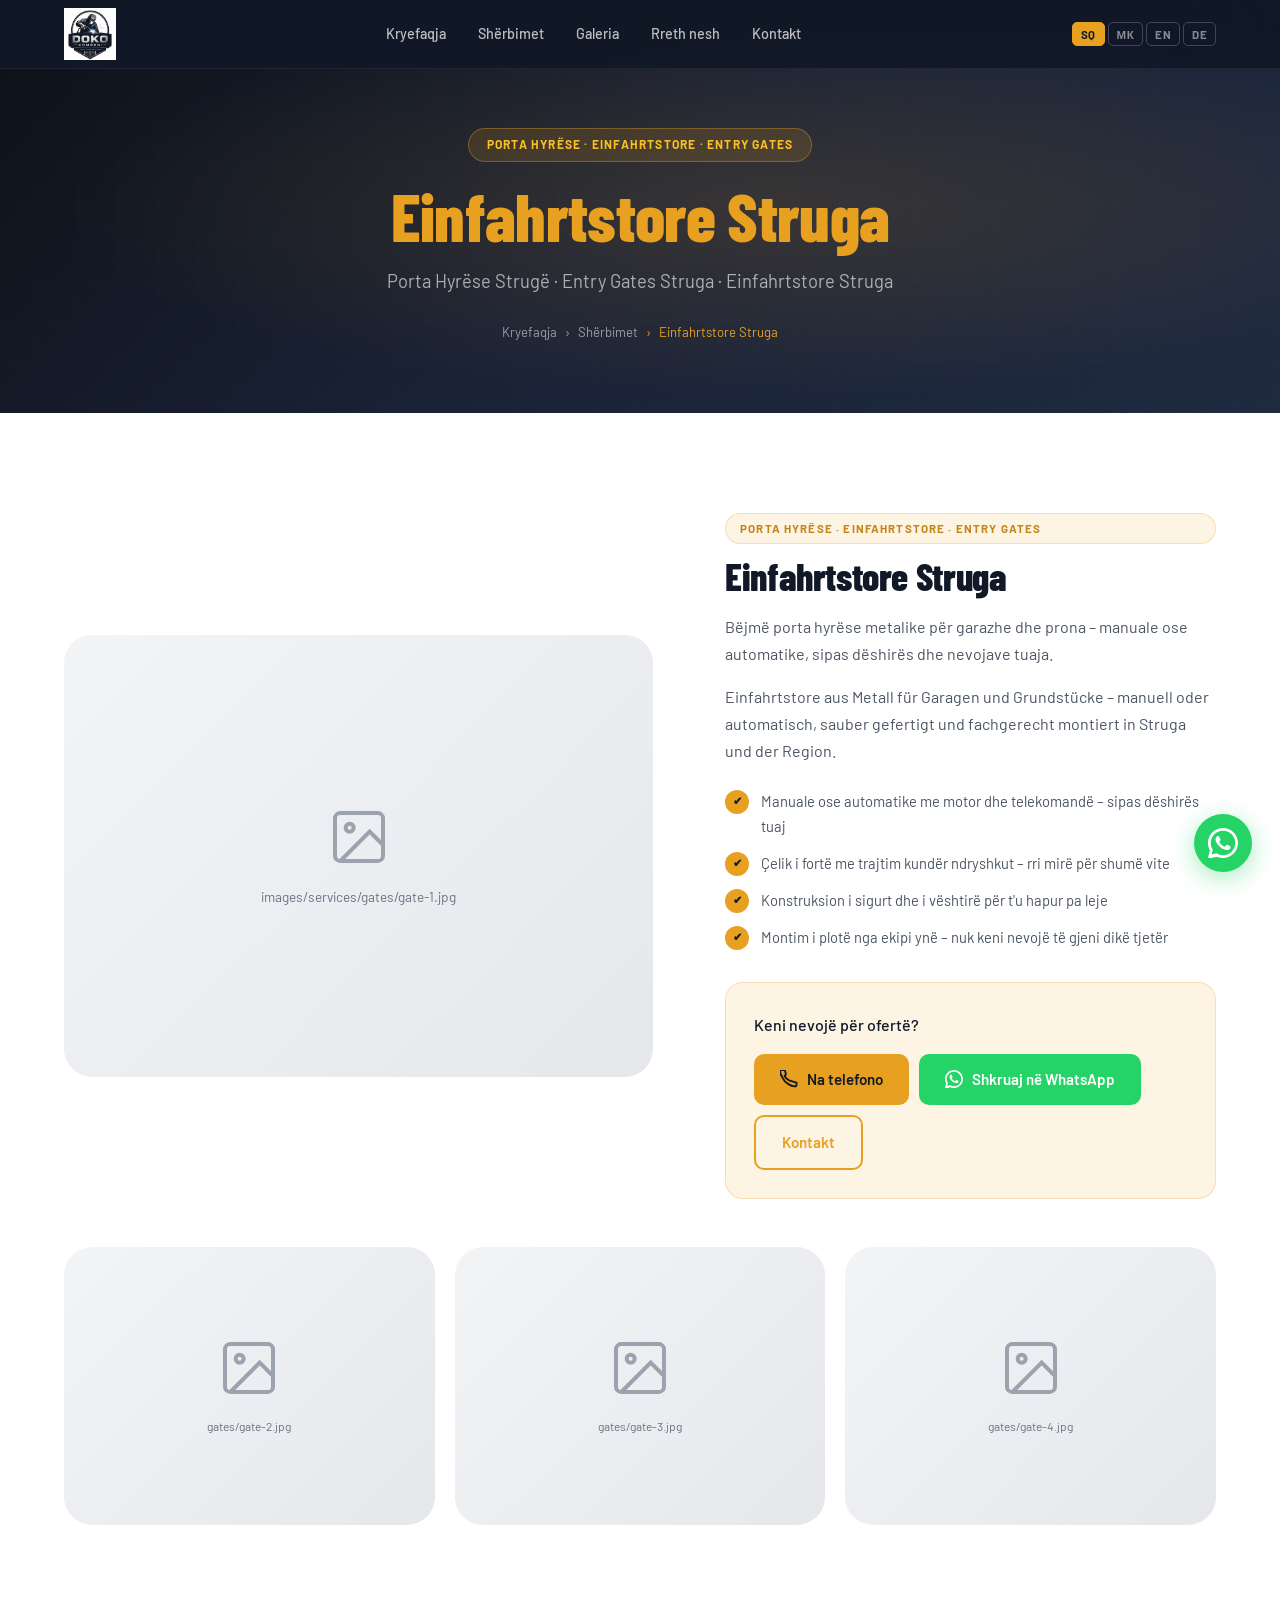
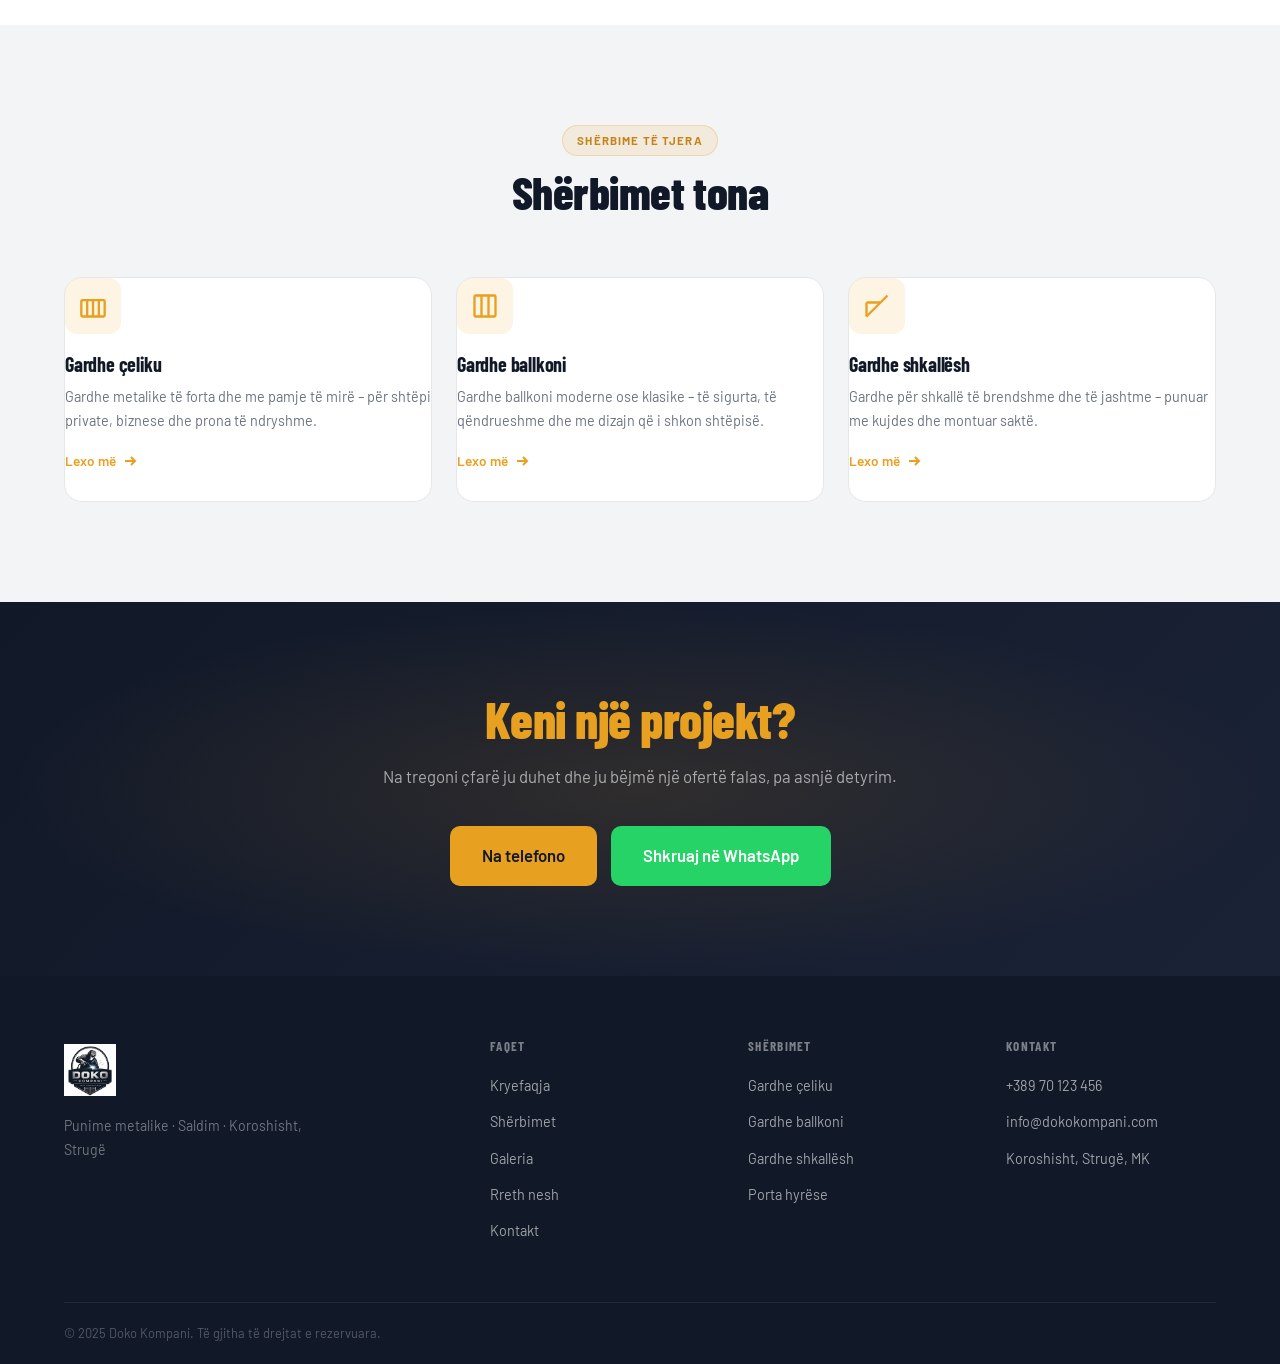
<file: einfahrtstore-struga.html>
<!DOCTYPE html>
<html lang="sq">
<head>
  <meta charset="UTF-8" />
  <meta name="viewport" content="width=device-width, initial-scale=1.0" />
  <title>Einfahrtstore Struga – Doko Kompani Struga | Metallbau North Macedonia</title>
  <meta name="description" content="Einfahrtstore aus Metall in Struga – manuell oder automatisch. Doko Kompani fertigt robuste Metalltore für Garagen und Grundstücke in North Macedonia. Doko Kompani – Gzim Doko, Koroshisht, Struga, North Macedonia." />
  <meta name="keywords" content="Einfahrtstore Struga, Einfahrtstore North Macedonia, Porta Hyrëse Strugë, Entry Gates Struga MK, Metalltore Struga" />
  <link rel="canonical" href="https://www.dokokompani.com/einfahrtstore-struga.html" />
  <link rel="icon" type="image/svg+xml" href="images/favicon.svg" />
  <link rel="preconnect" href="https://fonts.googleapis.com" />
  <link rel="preconnect" href="https://fonts.gstatic.com" crossorigin />
  <link href="https://fonts.googleapis.com/css2?family=Barlow+Condensed:wght@400;600;700;800;900&family=Barlow:wght@300;400;500;600;700&display=swap" rel="stylesheet" />
  <link rel="stylesheet" href="style.css" />
</head>
<body>

<header id="header">
  <div class="container nav-container">
    <a href="index.html" class="logo logo--img">
      <img src="images/logo.png" alt="Doko Kompani – Metal Constructions" class="logo-img">
    </a>
    <nav class="main-nav" id="mainNav">
      <a href="index.html" data-i18n="nav_home">Ballina</a>
      <a href="services.html" class="active" data-i18n="nav_services">Shërbimet</a>
      <a href="gallery.html" data-i18n="nav_gallery">Galeria</a>
      <a href="about.html" data-i18n="nav_about">Rreth nesh</a>
      <a href="contact.html" data-i18n="nav_contact">Kontakt</a>
    </nav>
    <div class="nav-right">
      <div class="lang-switcher">
        <button class="lang-btn active" data-lang="sq">SQ</button>
        <button class="lang-btn" data-lang="mk">МК</button>
        <button class="lang-btn" data-lang="en">EN</button>
        <button class="lang-btn" data-lang="de">DE</button>
      </div>
      <button class="hamburger" id="hamburger" aria-label="Menu"><span></span><span></span><span></span></button>
    </div>
  </div>
</header>

<div class="page-hero">
  <div class="container">
    <div class="page-hero-tag">Porta Hyrëse · Einfahrtstore · Entry Gates</div>
    <h1><span>Einfahrtstore Struga</span></h1>
    <p>Porta Hyrëse Strugë · Entry Gates Struga · Einfahrtstore Struga</p>
    <div class="breadcrumb">
      <a href="index.html" data-i18n="nav_home">Ballina</a>
      <span>›</span>
      <a href="services.html" data-i18n="nav_services">Shërbimet</a>
      <span>›</span>
      <span>Einfahrtstore Struga</span>
    </div>
  </div>
</div>

<section>
  <div class="container">
    <div class="service-detail-grid">

      <div class="service-detail-image reveal">
        <!-- Zëvendëso me foton tënde / Ersetze mit deinem Bild: -->
        <!-- <img src="images/services/gates/gate-1.jpg" alt="Einfahrtstore Struga – Doko Kompani Struga" loading="lazy"> -->
        <div class="service-img-placeholder">
          <svg viewBox="0 0 24 24" fill="none" stroke="currentColor" stroke-width="1.5"><rect x="3" y="3" width="18" height="18" rx="2"/><circle cx="8.5" cy="8.5" r="1.5"/><polyline points="21 15 16 10 5 21"/></svg>
          <p>images/services/gates/gate-1.jpg</p>
        </div>
      </div>

      <div class="service-detail-content reveal reveal-delay-2">
        <span class="section-tag">Porta Hyrëse · Einfahrtstore · Entry Gates</span>
        <h2>Einfahrtstore Struga</h2>
        <p>Bëjmë porta hyrëse metalike për garazhe dhe prona – manuale ose automatike, sipas dëshirës dhe nevojave tuaja.</p>
        <p>Einfahrtstore aus Metall für Garagen und Grundstücke – manuell oder automatisch, sauber gefertigt und fachgerecht montiert in Struga und der Region.</p>

        <div class="advantages-list">
          <div class="advantage-item">
            <div class="advantage-icon">✔</div>
            <p>Manuale ose automatike me motor dhe telekomandë – sipas dëshirës tuaj</p>
          </div>
          <div class="advantage-item">
            <div class="advantage-icon">✔</div>
            <p>Çelik i fortë me trajtim kundër ndryshkut – rri mirë për shumë vite</p>
          </div>
          <div class="advantage-item">
            <div class="advantage-icon">✔</div>
            <p>Konstruksion i sigurt dhe i vështirë për t'u hapur pa leje</p>
          </div>
          <div class="advantage-item">
            <div class="advantage-icon">✔</div>
            <p>Montim i plotë nga ekipi ynë – nuk keni nevojë të gjeni dikë tjetër</p>
          </div>
        </div>

        <div class="service-cta-box">
          <p>Keni nevojë për ofertë?</p>
          <div class="btns">
            <a href="tel:+38970123456" class="btn btn-primary">
              <svg viewBox="0 0 24 24" fill="none" stroke="currentColor" stroke-width="2.5" width="18" height="18"><path d="M22 16.92v3a2 2 0 01-2.18 2 19.79 19.79 0 01-8.63-3.07A19.5 19.5 0 013.07 9.81 19.79 19.79 0 010 1.18 2 2 0 012 0h3a2 2 0 012 1.72c.127.96.361 1.903.7 2.81a2 2 0 01-.45 2.11L6.09 7.91a16 16 0 006 6z"/></svg>
              <span data-i18n="hero_call">Na telefono</span>
            </a>
            <a href="https://wa.me/38970123456" target="_blank" rel="noopener" class="btn btn-whatsapp">
              <svg viewBox="0 0 24 24" fill="white" width="18" height="18"><path d="M17.472 14.382c-.297-.149-1.758-.867-2.03-.967-.273-.099-.471-.148-.67.15-.197.297-.767.966-.94 1.164-.173.199-.347.223-.644.075-.297-.15-1.255-.463-2.39-1.475-.883-.788-1.48-1.761-1.653-2.059-.173-.297-.018-.458.13-.606.134-.133.298-.347.446-.52.149-.174.198-.298.298-.497.099-.198.05-.371-.025-.52-.075-.149-.669-1.612-.916-2.207-.242-.579-.487-.5-.669-.51-.173-.008-.371-.01-.57-.01-.198 0-.52.074-.792.372-.272.297-1.04 1.016-1.04 2.479 0 1.462 1.065 2.875 1.213 3.074.149.198 2.096 3.2 5.077 4.487.709.306 1.262.489 1.694.625.712.227 1.36.195 1.871.118.571-.085 1.758-.719 2.006-1.413.248-.694.248-1.289.173-1.413-.074-.124-.272-.198-.57-.347z"/><path d="M12 0C5.373 0 0 5.373 0 12c0 2.123.554 4.12 1.523 5.854L.057 23.882a.5.5 0 00.606.61l6.162-1.442A11.945 11.945 0 0012 24c6.627 0 12-5.373 12-12S18.627 0 12 0zm0 21.818a9.802 9.802 0 01-5.006-1.371l-.36-.213-3.713.869.937-3.618-.234-.372A9.818 9.818 0 012.182 12C2.182 6.58 6.58 2.182 12 2.182S21.818 6.58 21.818 12 17.42 21.818 12 21.818z"/></svg>
              <span data-i18n="hero_whatsapp">WhatsApp</span>
            </a>
            <a href="contact.html" class="btn btn-outline" data-i18n="nav_contact">Kontakt</a>
          </div>
        </div>
      </div>
    </div>

    <!-- Second image row -->
    <div style="display:grid;grid-template-columns:1fr 1fr 1fr;gap:20px;margin-top:48px" class="reveal">
      <div class="service-detail-image" style="aspect-ratio:4/3">
        <!-- <img src="images/services/gates/gate-2.jpg" alt="Einfahrtstore Struga Detail 2" loading="lazy"> -->
        <div class="service-img-placeholder" style="min-height:200px">
          <svg viewBox="0 0 24 24" fill="none" stroke="currentColor" stroke-width="1.5" width="40" height="40"><rect x="3" y="3" width="18" height="18" rx="2"/><circle cx="8.5" cy="8.5" r="1.5"/><polyline points="21 15 16 10 5 21"/></svg>
          <p style="font-size:.75rem">gates/gate-2.jpg</p>
        </div>
      </div>
      <div class="service-detail-image" style="aspect-ratio:4/3">
        <!-- <img src="images/services/gates/gate-3.jpg" alt="Einfahrtstore Struga Detail 3" loading="lazy"> -->
        <div class="service-img-placeholder" style="min-height:200px">
          <svg viewBox="0 0 24 24" fill="none" stroke="currentColor" stroke-width="1.5" width="40" height="40"><rect x="3" y="3" width="18" height="18" rx="2"/><circle cx="8.5" cy="8.5" r="1.5"/><polyline points="21 15 16 10 5 21"/></svg>
          <p style="font-size:.75rem">gates/gate-3.jpg</p>
        </div>
      </div>
      <div class="service-detail-image" style="aspect-ratio:4/3">
        <!-- <img src="images/services/gates/gate-4.jpg" alt="Einfahrtstore Struga Detail 4" loading="lazy"> -->
        <div class="service-img-placeholder" style="min-height:200px">
          <svg viewBox="0 0 24 24" fill="none" stroke="currentColor" stroke-width="1.5" width="40" height="40"><rect x="3" y="3" width="18" height="18" rx="2"/><circle cx="8.5" cy="8.5" r="1.5"/><polyline points="21 15 16 10 5 21"/></svg>
          <p style="font-size:.75rem">gates/gate-4.jpg</p>
        </div>
      </div>
    </div>

  </div>
</section>

<!-- Other Services -->
<section style="background:var(--smoke)">
  <div class="container">
    <div class="section-header">
      <span class="section-tag">Shërbime të tjera</span>
      <h2 data-i18n="services_title">Shërbimet Tona</h2>
    </div>
    <div class="services-grid">
      <div class="service-card reveal"><div class="service-icon"><svg viewBox="0 0 24 24" fill="none" stroke="currentColor" stroke-width="2"><rect x="2" y="7" width="20" height="14" rx="1"/><line x1="7" y1="7" x2="7" y2="21"/><line x1="12" y1="7" x2="12" y2="21"/><line x1="17" y1="7" x2="17" y2="21"/></svg></div><h3 data-i18n="s1_title">Gardhë Çeliku</h3><p data-i18n="s1_desc">Gardhë metalike.</p><a href="stahlzaeune-struga.html" class="service-link-hint">Lexo më <svg viewBox="0 0 16 16" fill="none" stroke="currentColor" stroke-width="2" width="16" height="16"><path d="M3 8h10M9 4l4 4-4 4"/></svg></a></div>
      <div class="service-card reveal reveal-delay-1"><div class="service-icon"><svg viewBox="0 0 24 24" fill="none" stroke="currentColor" stroke-width="2"><rect x="3" y="3" width="18" height="18" rx="1"/><line x1="9" y1="3" x2="9" y2="21"/><line x1="15" y1="3" x2="15" y2="21"/></svg></div><h3 data-i18n="s2_title">Gardhe Ballkoni</h3><p data-i18n="s2_desc">Gardhe ballkoni.</p><a href="balkongelaender-struga.html" class="service-link-hint">Lexo më <svg viewBox="0 0 16 16" fill="none" stroke="currentColor" stroke-width="2" width="16" height="16"><path d="M3 8h10M9 4l4 4-4 4"/></svg></a></div>
      <div class="service-card reveal reveal-delay-2"><div class="service-icon"><svg viewBox="0 0 24 24" fill="none" stroke="currentColor" stroke-width="2"><line x1="3" y1="21" x2="21" y2="3"/><line x1="3" y1="21" x2="3" y2="9"/><line x1="3" y1="9" x2="15" y2="9"/></svg></div><h3 data-i18n="s3_title">Gardhe Shkallësh</h3><p data-i18n="s3_desc">Gardhe shkallësh.</p><a href="treppengelaender-struga.html" class="service-link-hint">Lexo më <svg viewBox="0 0 16 16" fill="none" stroke="currentColor" stroke-width="2" width="16" height="16"><path d="M3 8h10M9 4l4 4-4 4"/></svg></a></div>
    </div>
  </div>
</section>

<section class="cta-section">
  <div class="container">
    <h2><span data-i18n="cta_title">Keni një projekt?</span></h2>
    <p data-i18n="cta_sub">Na tregoni çfarë ju duhet dhe ju bëjmë një ofertë falas, pa asnjë detyrim.</p>
    <div class="cta-btns">
      <a href="tel:+38970123456" class="btn btn-primary btn--lg"><span data-i18n="hero_call">Na telefono</span></a>
      <a href="https://wa.me/38970123456" target="_blank" rel="noopener" class="btn btn-whatsapp btn--lg"><span data-i18n="hero_whatsapp">WhatsApp</span></a>
    </div>
  </div>
</section>

<footer id="footer">
  <div class="container">
    <div class="footer-grid">
      <div class="footer-brand">
        <a href="index.html" class="logo logo--img">
      <img src="images/logo.png" alt="Doko Kompani – Metal Constructions" class="logo-img">
    </a>
        <p class="footer-tagline" data-i18n="footer_tagline">Punime metalike · Saldim · Koroshisht, Strugë</p>
      </div>
      <div class="footer-col">
        <h4 data-i18n="footer_nav_title">Faqet</h4>
        <ul>
          <li><a href="index.html" data-i18n="nav_home">Ballina</a></li>
          <li><a href="services.html" data-i18n="nav_services">Shërbimet</a></li>
          <li><a href="gallery.html" data-i18n="nav_gallery">Galeria</a></li>
          <li><a href="about.html" data-i18n="nav_about">Rreth nesh</a></li>
          <li><a href="contact.html" data-i18n="nav_contact">Kontakt</a></li>
        </ul>
      </div>
      <div class="footer-col">
        <h4 data-i18n="footer_services_title">Shërbimet</h4>
        <ul>
          <li><a href="stahlzaeune-struga.html" data-i18n="s1_title">Gardhë Çeliku</a></li>
          <li><a href="balkongelaender-struga.html" data-i18n="s2_title">Gardhe Ballkoni</a></li>
          <li><a href="treppengelaender-struga.html" data-i18n="s3_title">Gardhe Shkallësh</a></li>
          <li><a href="einfahrtstore-struga.html" data-i18n="s4_title">Porta Hyrëse</a></li>
        </ul>
      </div>
      <div class="footer-col">
        <h4 data-i18n="footer_contact_title">Kontakt</h4>
        <ul>
          <li><a href="tel:+38970123456">+389 70 123 456</a></li>
          <li><a href="mailto:info@dokokompani.com">info@dokokompani.com</a></li>
          <li><span>Koroshisht, Strugë, MK</span></li>
        </ul>
      </div>
    </div>
    <div class="footer-bottom">
      <span data-i18n="footer_copy">© 2025 Doko Kompani. Të gjitha të drejtat e rezervuara.</span>
      
    </div>
  </div>
</footer>

<a href="https://wa.me/38970123456" class="wa-float" target="_blank" rel="noopener" aria-label="WhatsApp">
  <span class="wa-float-tooltip" data-i18n="wa_tooltip">Dërgoni mesazh</span>
  <svg viewBox="0 0 24 24" fill="white"><path d="M17.472 14.382c-.297-.149-1.758-.867-2.03-.967-.273-.099-.471-.148-.67.15-.197.297-.767.966-.94 1.164-.173.199-.347.223-.644.075-.297-.15-1.255-.463-2.39-1.475-.883-.788-1.48-1.761-1.653-2.059-.173-.297-.018-.458.13-.606.134-.133.298-.347.446-.52.149-.174.198-.298.298-.497.099-.198.05-.371-.025-.52-.075-.149-.669-1.612-.916-2.207-.242-.579-.487-.5-.669-.51-.173-.008-.371-.01-.57-.01-.198 0-.52.074-.792.372-.272.297-1.04 1.016-1.04 2.479 0 1.462 1.065 2.875 1.213 3.074.149.198 2.096 3.2 5.077 4.487.709.306 1.262.489 1.694.625.712.227 1.36.195 1.871.118.571-.085 1.758-.719 2.006-1.413.248-.694.248-1.289.173-1.413-.074-.124-.272-.198-.57-.347z"/><path d="M12 0C5.373 0 0 5.373 0 12c0 2.123.554 4.12 1.523 5.854L.057 23.882a.5.5 0 00.606.61l6.162-1.442A11.945 11.945 0 0012 24c6.627 0 12-5.373 12-12S18.627 0 12 0zm0 21.818a9.802 9.802 0 01-5.006-1.371l-.36-.213-3.713.869.937-3.618-.234-.372A9.818 9.818 0 012.182 12C2.182 6.58 6.58 2.182 12 2.182S21.818 6.58 21.818 12 17.42 21.818 12 21.818z"/></svg>
</a>

<script src="script.js"></script>
</body>
</html>
</file>
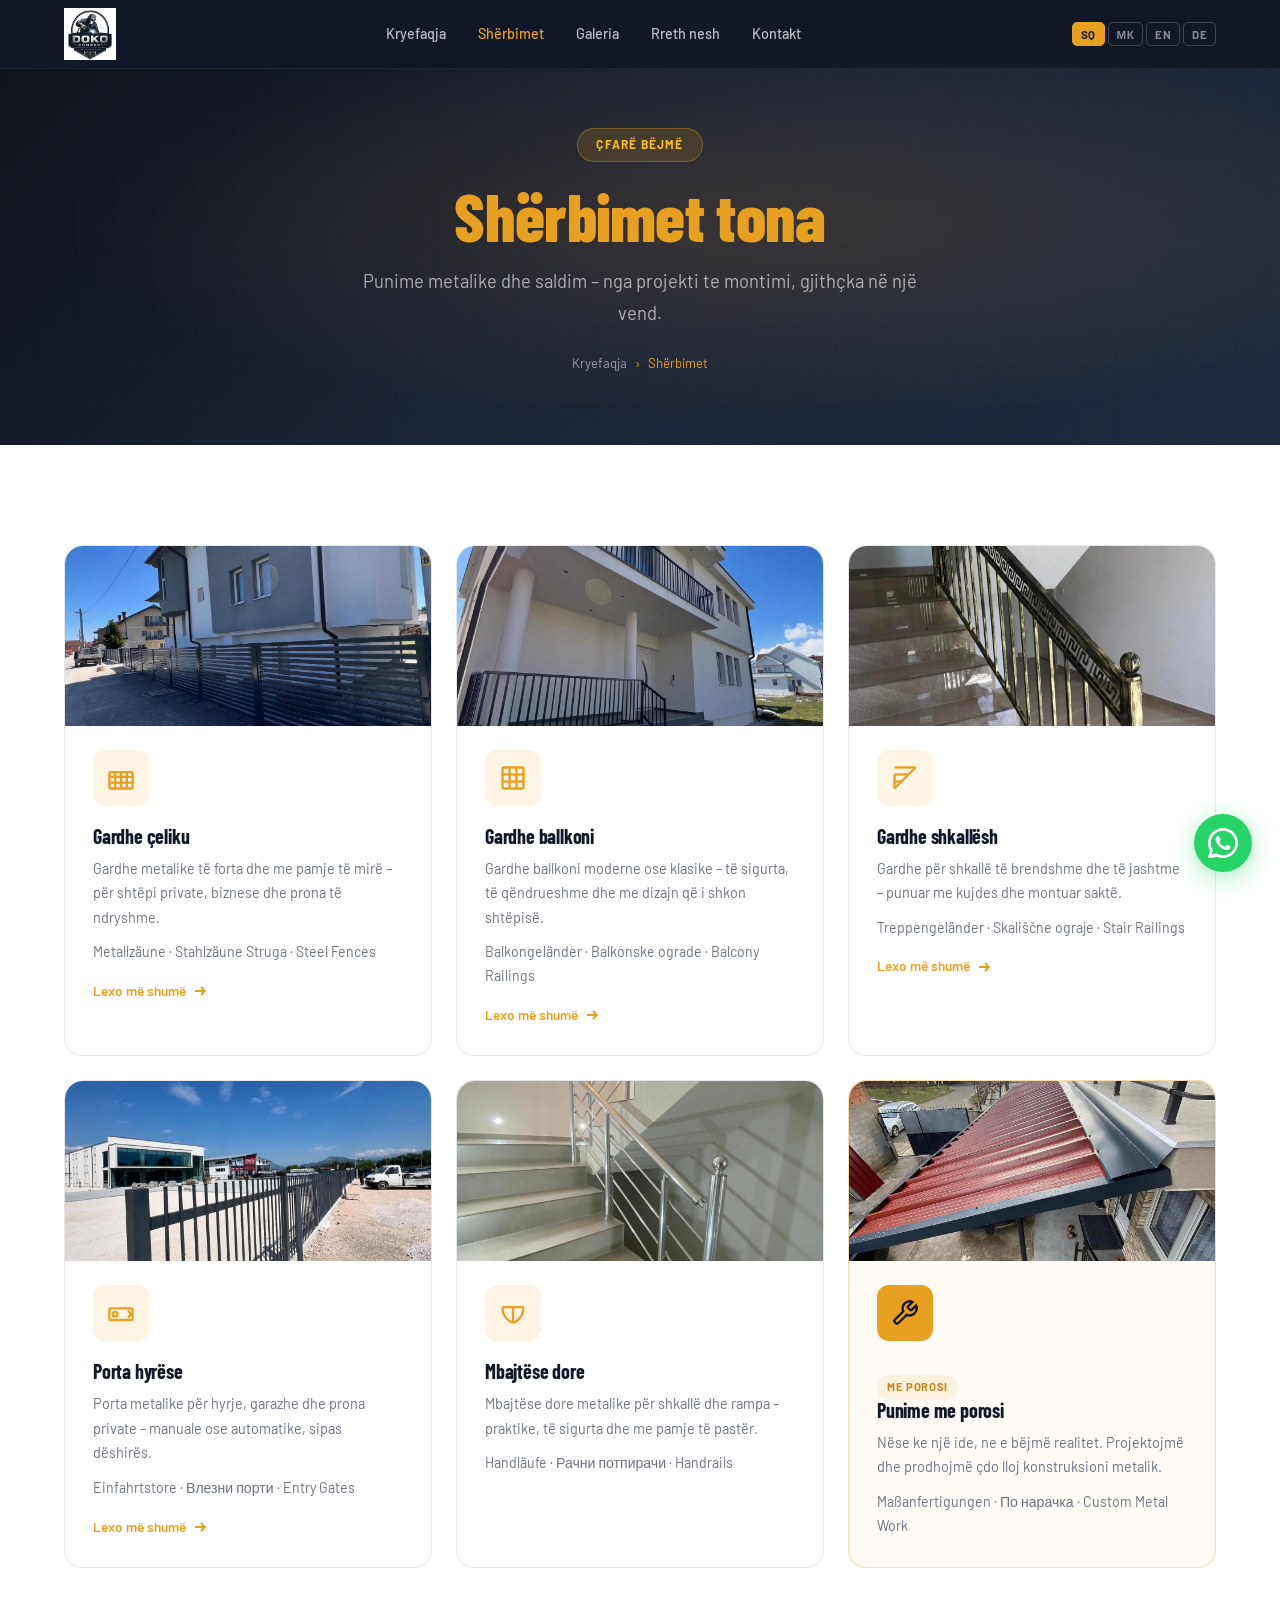
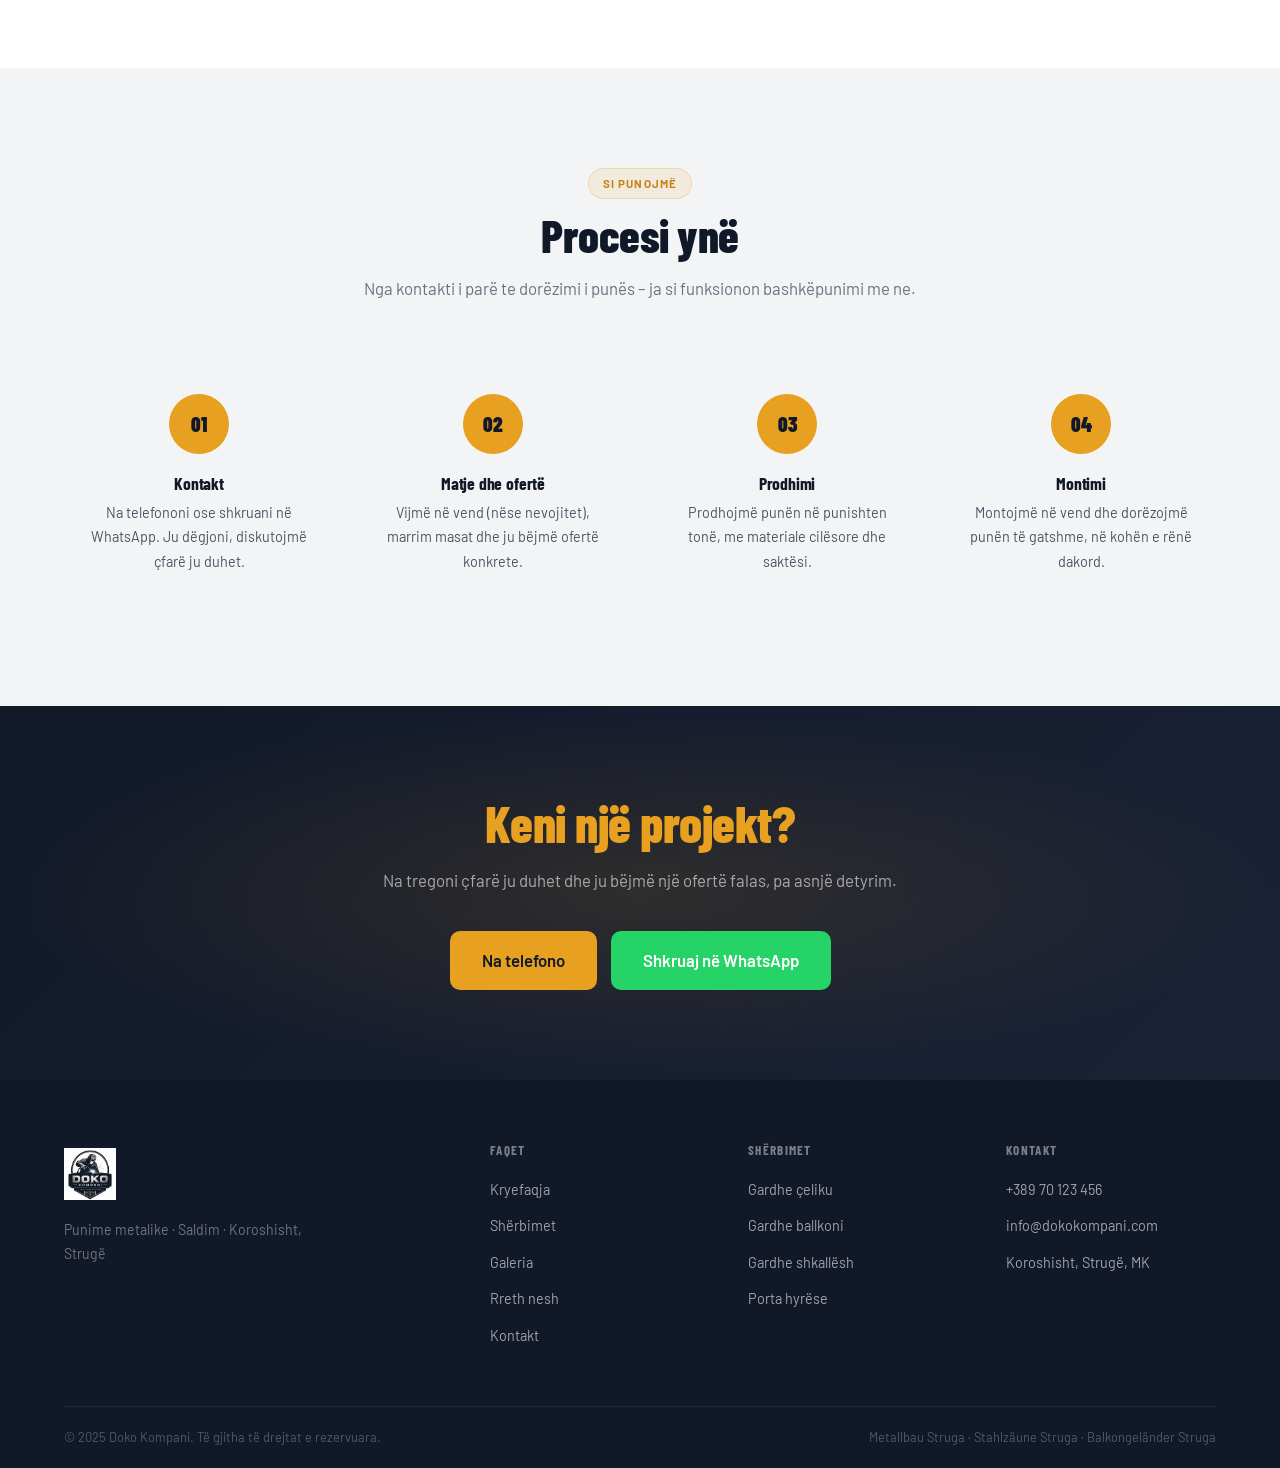
<file: services.html>
<!DOCTYPE html>
<html lang="sq">
<head>
  <meta charset="UTF-8" />
  <meta name="viewport" content="width=device-width, initial-scale=1.0" />
  <title>Leistungen – Metallbau Struga | Stahlzäune, Geländer, Tore | Doko Kompani</title>
  <meta name="description" content="Doko Kompani Struga – Leistungen: Stahlzäune, Balkongeländer, Treppengeländer, Einfahrtstore, Handläufe und Maßkonstruktionen. Metallbau & Schweißarbeiten Struga, North Macedonia." />
  <meta name="keywords" content="Stahlzäune Struga, Balkongeländer Struga, Treppengeländer Struga, Einfahrtstore Struga, Metallbau Struga, Schweißarbeiten Struga, Metal Works North Macedonia" />
  <link rel="canonical" href="https://www.dokokompani.com/services.html" />
  <link rel="icon" type="image/svg+xml" href="images/favicon.svg" />
  <link rel="preconnect" href="https://fonts.googleapis.com" />
  <link rel="preconnect" href="https://fonts.gstatic.com" crossorigin />
  <link href="https://fonts.googleapis.com/css2?family=Barlow+Condensed:wght@400;600;700;800;900&family=Barlow:wght@300;400;500;600;700&display=swap" rel="stylesheet" />
  <link rel="stylesheet" href="style.css" />
</head>
<body>

<header id="header">
  <div class="container nav-container">
    <a href="index.html" class="logo logo--img">
      <img src="images/logo.png" alt="Doko Kompani – Metal Constructions" class="logo-img">
    </a>
    <nav class="main-nav" id="mainNav">
      <a href="index.html" data-i18n="nav_home">Ballina</a>
      <a href="services.html" class="active" data-i18n="nav_services">Shërbimet</a>
      <a href="gallery.html" data-i18n="nav_gallery">Galeria</a>
      <a href="about.html" data-i18n="nav_about">Rreth nesh</a>
      <a href="contact.html" data-i18n="nav_contact">Kontakt</a>
    </nav>
    <div class="nav-right">
      <div class="lang-switcher">
        <button class="lang-btn active" data-lang="sq">SQ</button>
        <button class="lang-btn" data-lang="mk">МК</button>
        <button class="lang-btn" data-lang="en">EN</button>
        <button class="lang-btn" data-lang="de">DE</button>
      </div>
      <button class="hamburger" id="hamburger" aria-label="Menu"><span></span><span></span><span></span></button>
    </div>
  </div>
</header>

<div class="page-hero">
  <div class="container">
    <div class="page-hero-tag" data-i18n="services_tag">Çfarë bëjmë</div>
    <h1><span data-i18n="services_title">Shërbimet tona</span></h1>
    <p data-i18n="services_sub">Punime metalike dhe saldim – nga projekti te montimi, gjithçka në një vend.</p>
    <div class="breadcrumb">
      <a href="index.html" data-i18n="nav_home">Ballina</a>
      <span>›</span>
      <span data-i18n="nav_services">Shërbimet</span>
    </div>
  </div>
</div>

<!-- SERVICES GRID -->
<section>
  <div class="container">
    <div class="services-grid">

      <div class="service-card reveal">
        <div class="service-card-img">
          <img src="images/gallery/modern-black-front-fence.jpg"
               alt="Gardhë Çeliku – Stahlzäune Struga" loading="lazy">
        </div>
        <div class="service-card-body">
          <div class="service-icon">
            <svg viewBox="0 0 24 24" fill="none" stroke="currentColor" stroke-width="2"><rect x="2" y="7" width="20" height="14" rx="1"/><line x1="2" y1="11" x2="22" y2="11"/><line x1="2" y1="16" x2="22" y2="16"/><line x1="7" y1="7" x2="7" y2="21"/><line x1="12" y1="7" x2="12" y2="21"/><line x1="17" y1="7" x2="17" y2="21"/></svg>
          </div>
          <h3 data-i18n="s1_title">Gardhë Çeliku</h3>
          <p data-i18n="s1_desc">Gardhë metalike të qëndrueshme dhe estetike për shtëpi, biznese dhe terrene private.</p>
          <p style="margin-top:10px;font-size:.88rem;color:var(--iron)">Metallzäune · Stahlzäune Struga · Steel Fences</p>
          <a href="stahlzaeune-struga.html" class="service-link-hint">
            <span data-i18n="service_learn_more">Lexo më shumë</span>
            <svg viewBox="0 0 16 16" fill="none" stroke="currentColor" stroke-width="2"><path d="M3 8h10M9 4l4 4-4 4"/></svg>
          </a>
        </div>
      </div>

      <div class="service-card reveal reveal-delay-1">
        <div class="service-card-img">
          <img src="images/gallery/white-house-balcony-railing.jpg"
               alt="Gardhe Ballkoni – Balkongeländer Struga" loading="lazy">
        </div>
        <div class="service-card-body">
          <div class="service-icon">
            <svg viewBox="0 0 24 24" fill="none" stroke="currentColor" stroke-width="2"><rect x="3" y="3" width="18" height="18" rx="1"/><line x1="3" y1="9" x2="21" y2="9"/><line x1="3" y1="15" x2="21" y2="15"/><line x1="9" y1="3" x2="9" y2="21"/><line x1="15" y1="3" x2="15" y2="21"/></svg>
          </div>
          <h3 data-i18n="s2_title">Gardhe Ballkoni</h3>
          <p data-i18n="s2_desc">Gardhe ballkoni moderne dhe klasike – zgjidhje të sigurta dhe dekorative.</p>
          <p style="margin-top:10px;font-size:.88rem;color:var(--iron)">Balkongeländer · Balkonske ograde · Balcony Railings</p>
          <a href="balkongelaender-struga.html" class="service-link-hint">
            <span data-i18n="service_learn_more">Lexo më shumë</span>
            <svg viewBox="0 0 16 16" fill="none" stroke="currentColor" stroke-width="2"><path d="M3 8h10M9 4l4 4-4 4"/></svg>
          </a>
        </div>
      </div>

      <div class="service-card reveal reveal-delay-2">
        <div class="service-card-img">
          <img src="images/gallery/black-gold-stair-railing-design.jpg"
               alt="Gardhe Shkallësh – Treppengeländer Struga" loading="lazy">
        </div>
        <div class="service-card-body">
          <div class="service-icon">
            <svg viewBox="0 0 24 24" fill="none" stroke="currentColor" stroke-width="2"><line x1="3" y1="21" x2="21" y2="3"/><line x1="3" y1="21" x2="3" y2="9"/><line x1="3" y1="15" x2="9" y2="15"/><line x1="3" y1="9" x2="15" y2="9"/><line x1="3" y1="3" x2="21" y2="3"/></svg>
          </div>
          <h3 data-i18n="s3_title">Gardhe Shkallësh</h3>
          <p data-i18n="s3_desc">Konstruksione të sigurta dhe elegante për shkallë të brendshme dhe të jashtme.</p>
          <p style="margin-top:10px;font-size:.88rem;color:var(--iron)">Treppengeländer · Skališčne ograje · Stair Railings</p>
          <a href="treppengelaender-struga.html" class="service-link-hint">
            <span data-i18n="service_learn_more">Lexo më shumë</span>
            <svg viewBox="0 0 16 16" fill="none" stroke="currentColor" stroke-width="2"><path d="M3 8h10M9 4l4 4-4 4"/></svg>
          </a>
        </div>
      </div>

      <div class="service-card reveal">
        <div class="service-card-img">
          <img src="images/gallery/black-modern-driveway-gate.jpg"
               alt="Porta Hyrëse – Einfahrtstore Struga" loading="lazy">
        </div>
        <div class="service-card-body">
          <div class="service-icon">
            <svg viewBox="0 0 24 24" fill="none" stroke="currentColor" stroke-width="2"><rect x="2" y="8" width="20" height="10" rx="1"/><circle cx="7" cy="13" r="2"/><path d="M18 10l3 3-3 3"/></svg>
          </div>
          <h3 data-i18n="s4_title">Porta Hyrëse</h3>
          <p data-i18n="s4_desc">Porta hyrëse metalike për hyrje garazhi dhe prona – manuale ose automatike.</p>
          <p style="margin-top:10px;font-size:.88rem;color:var(--iron)">Einfahrtstore · Влезни порти · Entry Gates</p>
          <a href="einfahrtstore-struga.html" class="service-link-hint">
            <span data-i18n="service_learn_more">Lexo më shumë</span>
            <svg viewBox="0 0 16 16" fill="none" stroke="currentColor" stroke-width="2"><path d="M3 8h10M9 4l4 4-4 4"/></svg>
          </a>
        </div>
      </div>

      <div class="service-card reveal reveal-delay-1">
        <div class="service-card-img">
          <img src="images/gallery/front-stair-handrail-house.jpg"
               alt="Mbajtëse Dore – Handläufe Struga" loading="lazy">
        </div>
        <div class="service-card-body">
          <div class="service-icon">
            <svg viewBox="0 0 24 24" fill="none" stroke="currentColor" stroke-width="2"><path d="M3 7h18M3 7c0 8 6 13 9 13s9-5 9-13"/><line x1="12" y1="7" x2="12" y2="20"/></svg>
          </div>
          <h3 data-i18n="s5_title">Mbajtëse Dore</h3>
          <p data-i18n="s5_desc">Mbajtëse dore metalike për shkallë dhe rampa – të sigurta dhe estetike.</p>
          <p style="margin-top:10px;font-size:.88rem;color:var(--iron)">Handläufe · Рачни потпирачи · Handrails</p>
        </div>
      </div>

      <div class="service-card reveal reveal-delay-2" style="border-color:rgba(232,160,32,.35);background:rgba(232,160,32,.04)">
        <div class="service-card-img">
          <img src="images/gallery/modern-commercial-carport.jpg"
               alt="Konstruksione Me Porosi – Maßanfertigungen Struga" loading="lazy">
        </div>
        <div class="service-card-body">
          <div class="service-icon" style="background:var(--accent)">
            <svg viewBox="0 0 24 24" fill="none" stroke="var(--steel)" stroke-width="2"><path d="M14.7 6.3a1 1 0 000 1.4l1.6 1.6a1 1 0 001.4 0l3.77-3.77a6 6 0 01-7.94 7.94l-6.91 6.91a2.12 2.12 0 01-3-3l6.91-6.91a6 6 0 017.94-7.94l-3.76 3.76z"/></svg>
          </div>
          <span class="service-badge" data-i18n="s6_badge">Me Porosi</span>
          <h3 data-i18n="s6_title">Konstruksione Me Porosi</h3>
          <p data-i18n="s6_desc">Çdo ide metalike e mundshme – projektojmë dhe prodhojmë konstruksione unike.</p>
          <p style="margin-top:10px;font-size:.88rem;color:var(--iron)">Maßanfertigungen · По нарачка · Custom Metal Work</p>
        </div>
      </div>

    </div>
  </div>
</section>

<!-- PROCESS SECTION -->
<section style="background:var(--smoke)">
  <div class="container">
    <div class="section-header">
      <span class="section-tag">Si punojmë</span>
      <h2>Procesi ynë</h2>
      <p>Nga kontakti i parë te dorëzimi i punës – ja si funksionon bashkëpunimi me ne.</p>
    </div>
    <div style="display:grid;grid-template-columns:repeat(4,1fr);gap:24px" class="process-grid-responsive">
      <div class="reveal" style="text-align:center;padding:32px 20px">
        <div style="width:60px;height:60px;background:var(--accent);border-radius:50%;display:flex;align-items:center;justify-content:center;margin:0 auto 20px;font-family:var(--font-display);font-weight:900;font-size:1.3rem;color:var(--steel)">01</div>
        <h3 style="font-size:1.1rem;margin-bottom:8px">Kontakt</h3>
        <p style="font-size:.9rem">Na telefononi ose shkruani në WhatsApp. Ju dëgjoni, diskutojmë çfarë ju duhet.</p>
      </div>
      <div class="reveal reveal-delay-1" style="text-align:center;padding:32px 20px">
        <div style="width:60px;height:60px;background:var(--accent);border-radius:50%;display:flex;align-items:center;justify-content:center;margin:0 auto 20px;font-family:var(--font-display);font-weight:900;font-size:1.3rem;color:var(--steel)">02</div>
        <h3 style="font-size:1.1rem;margin-bottom:8px">Matje dhe ofertë</h3>
        <p style="font-size:.9rem">Vijmë në vend (nëse nevojitet), marrim masat dhe ju bëjmë ofertë konkrete.</p>
      </div>
      <div class="reveal reveal-delay-2" style="text-align:center;padding:32px 20px">
        <div style="width:60px;height:60px;background:var(--accent);border-radius:50%;display:flex;align-items:center;justify-content:center;margin:0 auto 20px;font-family:var(--font-display);font-weight:900;font-size:1.3rem;color:var(--steel)">03</div>
        <h3 style="font-size:1.1rem;margin-bottom:8px">Prodhimi</h3>
        <p style="font-size:.9rem">Prodhojmë punën në punishten tonë, me materiale cilësore dhe saktësi.</p>
      </div>
      <div class="reveal reveal-delay-3" style="text-align:center;padding:32px 20px">
        <div style="width:60px;height:60px;background:var(--accent);border-radius:50%;display:flex;align-items:center;justify-content:center;margin:0 auto 20px;font-family:var(--font-display);font-weight:900;font-size:1.3rem;color:var(--steel)">04</div>
        <h3 style="font-size:1.1rem;margin-bottom:8px">Montimi</h3>
        <p style="font-size:.9rem">Montojmë në vend dhe dorëzojmë punën të gatshme, në kohën e rënë dakord.</p>
      </div>
    </div>
  </div>
</section>

<style>
@media(max-width:768px){
  .process-grid-responsive{grid-template-columns:repeat(2,1fr)!important}
}
@media(max-width:480px){
  .process-grid-responsive{grid-template-columns:1fr!important}
}
</style>

<!-- CTA -->
<section class="cta-section">
  <div class="container">
    <h2><span data-i18n="cta_title">Keni një projekt?</span></h2>
    <p data-i18n="cta_sub">Na tregoni çfarë ju duhet dhe ju bëjmë një ofertë falas, pa asnjë detyrim.</p>
    <div class="cta-btns">
      <a href="tel:+38970123456" class="btn btn-primary btn--lg"><span data-i18n="hero_call">Na telefono</span></a>
      <a href="https://wa.me/38970123456" target="_blank" rel="noopener" class="btn btn-whatsapp btn--lg"><span data-i18n="hero_whatsapp">WhatsApp</span></a>
    </div>
  </div>
</section>

<footer id="footer">
  <div class="container">
    <div class="footer-grid">
      <div class="footer-brand">
        <a href="index.html" class="logo logo--img">
          <img src="images/logo.png" alt="Doko Kompani – Metal Constructions" class="logo-img">
        </a>
        <p class="footer-tagline" data-i18n="footer_tagline">Punime metalike · Saldim · Koroshisht, Strugë</p>
      </div>
      <div class="footer-col">
        <h4 data-i18n="footer_nav_title">Faqet</h4>
        <ul>
          <li><a href="index.html" data-i18n="nav_home">Ballina</a></li>
          <li><a href="services.html" data-i18n="nav_services">Shërbimet</a></li>
          <li><a href="gallery.html" data-i18n="nav_gallery">Galeria</a></li>
          <li><a href="about.html" data-i18n="nav_about">Rreth nesh</a></li>
          <li><a href="contact.html" data-i18n="nav_contact">Kontakt</a></li>
        </ul>
      </div>
      <div class="footer-col">
        <h4 data-i18n="footer_services_title">Shërbimet</h4>
        <ul>
          <li><a href="stahlzaeune-struga.html" data-i18n="s1_title">Gardhë Çeliku</a></li>
          <li><a href="balkongelaender-struga.html" data-i18n="s2_title">Gardhe Ballkoni</a></li>
          <li><a href="treppengelaender-struga.html" data-i18n="s3_title">Gardhe Shkallësh</a></li>
          <li><a href="einfahrtstore-struga.html" data-i18n="s4_title">Porta Hyrëse</a></li>
        </ul>
      </div>
      <div class="footer-col">
        <h4 data-i18n="footer_contact_title">Kontakt</h4>
        <ul>
          <li><a href="tel:+38970123456">+389 70 123 456</a></li>
          <li><a href="mailto:info@dokokompani.com">info@dokokompani.com</a></li>
          <li><span>Koroshisht, Strugë, MK</span></li>
        </ul>
      </div>
    </div>
    <div class="footer-bottom">
      <span data-i18n="footer_copy">© 2025 Doko Kompani. Të gjitha të drejtat e rezervuara.</span>
      <span>Metallbau Struga · Stahlzäune Struga · Balkongeländer Struga</span>
    </div>
  </div>
</footer>

<a href="https://wa.me/38970123456" class="wa-float" target="_blank" rel="noopener" aria-label="WhatsApp">
  <span class="wa-float-tooltip" data-i18n="wa_tooltip">Dërgoni mesazh</span>
  <svg viewBox="0 0 24 24" fill="white"><path d="M17.472 14.382c-.297-.149-1.758-.867-2.03-.967-.273-.099-.471-.148-.67.15-.197.297-.767.966-.94 1.164-.173.199-.347.223-.644.075-.297-.15-1.255-.463-2.39-1.475-.883-.788-1.48-1.761-1.653-2.059-.173-.297-.018-.458.13-.606.134-.133.298-.347.446-.52.149-.174.198-.298.298-.497.099-.198.05-.371-.025-.52-.075-.149-.669-1.612-.916-2.207-.242-.579-.487-.5-.669-.51-.173-.008-.371-.01-.57-.01-.198 0-.52.074-.792.372-.272.297-1.04 1.016-1.04 2.479 0 1.462 1.065 2.875 1.213 3.074.149.198 2.096 3.2 5.077 4.487.709.306 1.262.489 1.694.625.712.227 1.36.195 1.871.118.571-.085 1.758-.719 2.006-1.413.248-.694.248-1.289.173-1.413-.074-.124-.272-.198-.57-.347z"/><path d="M12 0C5.373 0 0 5.373 0 12c0 2.123.554 4.12 1.523 5.854L.057 23.882a.5.5 0 00.606.61l6.162-1.442A11.945 11.945 0 0012 24c6.627 0 12-5.373 12-12S18.627 0 12 0zm0 21.818a9.802 9.802 0 01-5.006-1.371l-.36-.213-3.713.869.937-3.618-.234-.372A9.818 9.818 0 012.182 12C2.182 6.58 6.58 2.182 12 2.182S21.818 6.58 21.818 12 17.42 21.818 12 21.818z"/></svg>
</a>

<script src="script.js"></script>
</body>
</html>
</file>
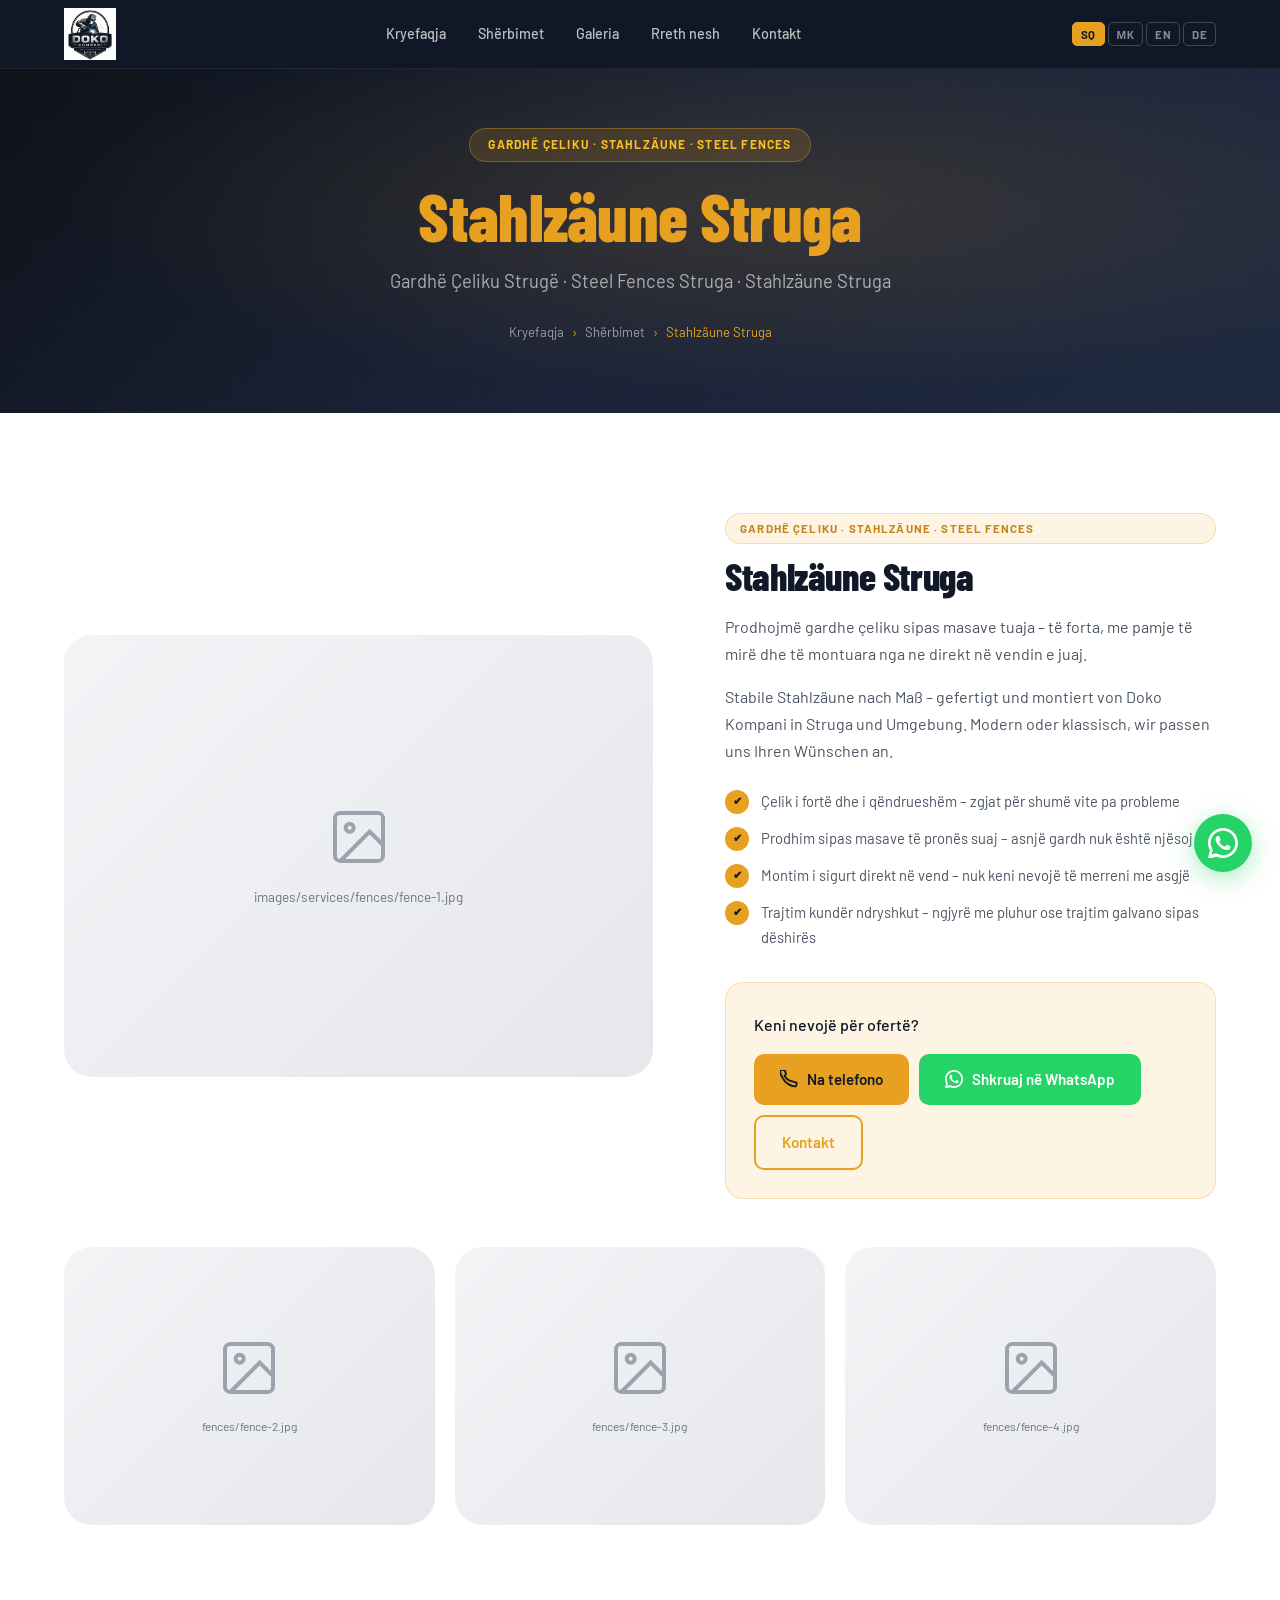
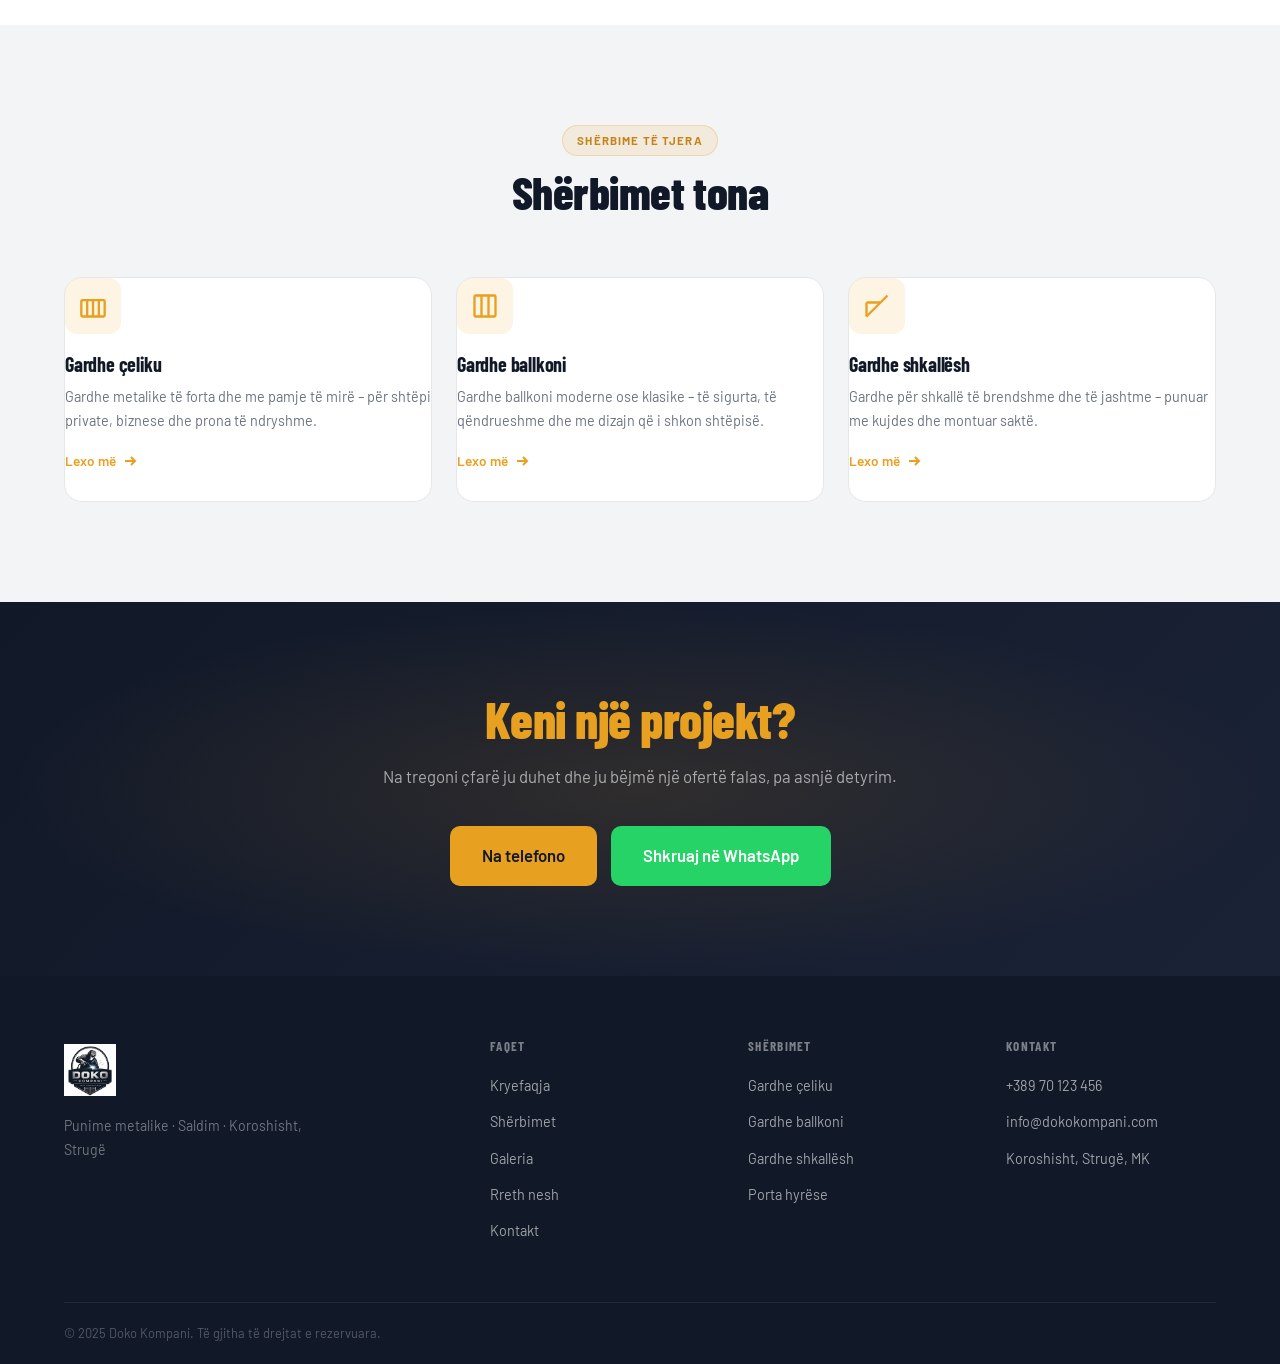
<file: stahlzaeune-struga.html>
<!DOCTYPE html>
<html lang="sq">
<head>
  <meta charset="UTF-8" />
  <meta name="viewport" content="width=device-width, initial-scale=1.0" />
  <title>Stahlzäune Struga – Doko Kompani Struga | Metallbau North Macedonia</title>
  <meta name="description" content="Stahlzäune und Metallogräder in Struga, Nordmazedonien – Doko Kompani. Robuste, langlebige Stahlzäune für Privatgrundstücke und Betriebe. Doko Kompani – Gzim Doko, Koroshisht, Struga, North Macedonia." />
  <meta name="keywords" content="Stahlzäune Struga, Metallogräder Struga, Zäune North Macedonia, Gardhë Çeliku Strugë, Metal Fences Struga MK" />
  <link rel="canonical" href="https://www.dokokompani.com/stahlzaeune-struga.html" />
  <link rel="icon" type="image/svg+xml" href="images/favicon.svg" />
  <link rel="preconnect" href="https://fonts.googleapis.com" />
  <link rel="preconnect" href="https://fonts.gstatic.com" crossorigin />
  <link href="https://fonts.googleapis.com/css2?family=Barlow+Condensed:wght@400;600;700;800;900&family=Barlow:wght@300;400;500;600;700&display=swap" rel="stylesheet" />
  <link rel="stylesheet" href="style.css" />
</head>
<body>

<header id="header">
  <div class="container nav-container">
    <a href="index.html" class="logo logo--img">
      <img src="images/logo.png" alt="Doko Kompani – Metal Constructions" class="logo-img">
    </a>
    <nav class="main-nav" id="mainNav">
      <a href="index.html" data-i18n="nav_home">Ballina</a>
      <a href="services.html" class="active" data-i18n="nav_services">Shërbimet</a>
      <a href="gallery.html" data-i18n="nav_gallery">Galeria</a>
      <a href="about.html" data-i18n="nav_about">Rreth nesh</a>
      <a href="contact.html" data-i18n="nav_contact">Kontakt</a>
    </nav>
    <div class="nav-right">
      <div class="lang-switcher">
        <button class="lang-btn active" data-lang="sq">SQ</button>
        <button class="lang-btn" data-lang="mk">МК</button>
        <button class="lang-btn" data-lang="en">EN</button>
        <button class="lang-btn" data-lang="de">DE</button>
      </div>
      <button class="hamburger" id="hamburger" aria-label="Menu"><span></span><span></span><span></span></button>
    </div>
  </div>
</header>

<div class="page-hero">
  <div class="container">
    <div class="page-hero-tag">Gardhë Çeliku · Stahlzäune · Steel Fences</div>
    <h1><span>Stahlzäune Struga</span></h1>
    <p>Gardhë Çeliku Strugë · Steel Fences Struga · Stahlzäune Struga</p>
    <div class="breadcrumb">
      <a href="index.html" data-i18n="nav_home">Ballina</a>
      <span>›</span>
      <a href="services.html" data-i18n="nav_services">Shërbimet</a>
      <span>›</span>
      <span>Stahlzäune Struga</span>
    </div>
  </div>
</div>

<section>
  <div class="container">
    <div class="service-detail-grid">

      <div class="service-detail-image reveal">
        <!-- Zëvendëso me foton tënde / Ersetze mit deinem Bild: -->
        <!-- <img src="images/services/fences/fence-1.jpg" alt="Stahlzäune Struga – Doko Kompani Struga" loading="lazy"> -->
        <div class="service-img-placeholder">
          <svg viewBox="0 0 24 24" fill="none" stroke="currentColor" stroke-width="1.5"><rect x="3" y="3" width="18" height="18" rx="2"/><circle cx="8.5" cy="8.5" r="1.5"/><polyline points="21 15 16 10 5 21"/></svg>
          <p>images/services/fences/fence-1.jpg</p>
        </div>
      </div>

      <div class="service-detail-content reveal reveal-delay-2">
        <span class="section-tag">Gardhë Çeliku · Stahlzäune · Steel Fences</span>
        <h2>Stahlzäune Struga</h2>
        <p>Prodhojmë gardhe çeliku sipas masave tuaja – të forta, me pamje të mirë dhe të montuara nga ne direkt në vendin e juaj.</p>
        <p>Stabile Stahlzäune nach Maß – gefertigt und montiert von Doko Kompani in Struga und Umgebung. Modern oder klassisch, wir passen uns Ihren Wünschen an.</p>

        <div class="advantages-list">
          <div class="advantage-item">
            <div class="advantage-icon">✔</div>
            <p>Çelik i fortë dhe i qëndrueshëm – zgjat për shumë vite pa probleme</p>
          </div>
          <div class="advantage-item">
            <div class="advantage-icon">✔</div>
            <p>Prodhim sipas masave të pronës suaj – asnjë gardh nuk është njësoj</p>
          </div>
          <div class="advantage-item">
            <div class="advantage-icon">✔</div>
            <p>Montim i sigurt direkt në vend – nuk keni nevojë të merreni me asgjë</p>
          </div>
          <div class="advantage-item">
            <div class="advantage-icon">✔</div>
            <p>Trajtim kundër ndryshkut – ngjyrë me pluhur ose trajtim galvano sipas dëshirës</p>
          </div>
        </div>

        <div class="service-cta-box">
          <p>Keni nevojë për ofertë?</p>
          <div class="btns">
            <a href="tel:+38970123456" class="btn btn-primary">
              <svg viewBox="0 0 24 24" fill="none" stroke="currentColor" stroke-width="2.5" width="18" height="18"><path d="M22 16.92v3a2 2 0 01-2.18 2 19.79 19.79 0 01-8.63-3.07A19.5 19.5 0 013.07 9.81 19.79 19.79 0 010 1.18 2 2 0 012 0h3a2 2 0 012 1.72c.127.96.361 1.903.7 2.81a2 2 0 01-.45 2.11L6.09 7.91a16 16 0 006 6z"/></svg>
              <span data-i18n="hero_call">Na telefono</span>
            </a>
            <a href="https://wa.me/38970123456" target="_blank" rel="noopener" class="btn btn-whatsapp">
              <svg viewBox="0 0 24 24" fill="white" width="18" height="18"><path d="M17.472 14.382c-.297-.149-1.758-.867-2.03-.967-.273-.099-.471-.148-.67.15-.197.297-.767.966-.94 1.164-.173.199-.347.223-.644.075-.297-.15-1.255-.463-2.39-1.475-.883-.788-1.48-1.761-1.653-2.059-.173-.297-.018-.458.13-.606.134-.133.298-.347.446-.52.149-.174.198-.298.298-.497.099-.198.05-.371-.025-.52-.075-.149-.669-1.612-.916-2.207-.242-.579-.487-.5-.669-.51-.173-.008-.371-.01-.57-.01-.198 0-.52.074-.792.372-.272.297-1.04 1.016-1.04 2.479 0 1.462 1.065 2.875 1.213 3.074.149.198 2.096 3.2 5.077 4.487.709.306 1.262.489 1.694.625.712.227 1.36.195 1.871.118.571-.085 1.758-.719 2.006-1.413.248-.694.248-1.289.173-1.413-.074-.124-.272-.198-.57-.347z"/><path d="M12 0C5.373 0 0 5.373 0 12c0 2.123.554 4.12 1.523 5.854L.057 23.882a.5.5 0 00.606.61l6.162-1.442A11.945 11.945 0 0012 24c6.627 0 12-5.373 12-12S18.627 0 12 0zm0 21.818a9.802 9.802 0 01-5.006-1.371l-.36-.213-3.713.869.937-3.618-.234-.372A9.818 9.818 0 012.182 12C2.182 6.58 6.58 2.182 12 2.182S21.818 6.58 21.818 12 17.42 21.818 12 21.818z"/></svg>
              <span data-i18n="hero_whatsapp">WhatsApp</span>
            </a>
            <a href="contact.html" class="btn btn-outline" data-i18n="nav_contact">Kontakt</a>
          </div>
        </div>
      </div>
    </div>

    <!-- Second image row -->
    <div style="display:grid;grid-template-columns:1fr 1fr 1fr;gap:20px;margin-top:48px" class="reveal">
      <div class="service-detail-image" style="aspect-ratio:4/3">
        <!-- <img src="images/services/fences/fence-2.jpg" alt="Stahlzäune Struga Detail 2" loading="lazy"> -->
        <div class="service-img-placeholder" style="min-height:200px">
          <svg viewBox="0 0 24 24" fill="none" stroke="currentColor" stroke-width="1.5" width="40" height="40"><rect x="3" y="3" width="18" height="18" rx="2"/><circle cx="8.5" cy="8.5" r="1.5"/><polyline points="21 15 16 10 5 21"/></svg>
          <p style="font-size:.75rem">fences/fence-2.jpg</p>
        </div>
      </div>
      <div class="service-detail-image" style="aspect-ratio:4/3">
        <!-- <img src="images/services/fences/fence-3.jpg" alt="Stahlzäune Struga Detail 3" loading="lazy"> -->
        <div class="service-img-placeholder" style="min-height:200px">
          <svg viewBox="0 0 24 24" fill="none" stroke="currentColor" stroke-width="1.5" width="40" height="40"><rect x="3" y="3" width="18" height="18" rx="2"/><circle cx="8.5" cy="8.5" r="1.5"/><polyline points="21 15 16 10 5 21"/></svg>
          <p style="font-size:.75rem">fences/fence-3.jpg</p>
        </div>
      </div>
      <div class="service-detail-image" style="aspect-ratio:4/3">
        <!-- <img src="images/services/fences/fence-4.jpg" alt="Stahlzäune Struga Detail 4" loading="lazy"> -->
        <div class="service-img-placeholder" style="min-height:200px">
          <svg viewBox="0 0 24 24" fill="none" stroke="currentColor" stroke-width="1.5" width="40" height="40"><rect x="3" y="3" width="18" height="18" rx="2"/><circle cx="8.5" cy="8.5" r="1.5"/><polyline points="21 15 16 10 5 21"/></svg>
          <p style="font-size:.75rem">fences/fence-4.jpg</p>
        </div>
      </div>
    </div>

  </div>
</section>

<!-- Other Services -->
<section style="background:var(--smoke)">
  <div class="container">
    <div class="section-header">
      <span class="section-tag">Shërbime të tjera</span>
      <h2 data-i18n="services_title">Shërbimet Tona</h2>
    </div>
    <div class="services-grid">
      <div class="service-card reveal"><div class="service-icon"><svg viewBox="0 0 24 24" fill="none" stroke="currentColor" stroke-width="2"><rect x="2" y="7" width="20" height="14" rx="1"/><line x1="7" y1="7" x2="7" y2="21"/><line x1="12" y1="7" x2="12" y2="21"/><line x1="17" y1="7" x2="17" y2="21"/></svg></div><h3 data-i18n="s1_title">Gardhë Çeliku</h3><p data-i18n="s1_desc">Gardhë metalike.</p><a href="stahlzaeune-struga.html" class="service-link-hint">Lexo më <svg viewBox="0 0 16 16" fill="none" stroke="currentColor" stroke-width="2" width="16" height="16"><path d="M3 8h10M9 4l4 4-4 4"/></svg></a></div>
      <div class="service-card reveal reveal-delay-1"><div class="service-icon"><svg viewBox="0 0 24 24" fill="none" stroke="currentColor" stroke-width="2"><rect x="3" y="3" width="18" height="18" rx="1"/><line x1="9" y1="3" x2="9" y2="21"/><line x1="15" y1="3" x2="15" y2="21"/></svg></div><h3 data-i18n="s2_title">Gardhe Ballkoni</h3><p data-i18n="s2_desc">Gardhe ballkoni.</p><a href="balkongelaender-struga.html" class="service-link-hint">Lexo më <svg viewBox="0 0 16 16" fill="none" stroke="currentColor" stroke-width="2" width="16" height="16"><path d="M3 8h10M9 4l4 4-4 4"/></svg></a></div>
      <div class="service-card reveal reveal-delay-2"><div class="service-icon"><svg viewBox="0 0 24 24" fill="none" stroke="currentColor" stroke-width="2"><line x1="3" y1="21" x2="21" y2="3"/><line x1="3" y1="21" x2="3" y2="9"/><line x1="3" y1="9" x2="15" y2="9"/></svg></div><h3 data-i18n="s3_title">Gardhe Shkallësh</h3><p data-i18n="s3_desc">Gardhe shkallësh.</p><a href="treppengelaender-struga.html" class="service-link-hint">Lexo më <svg viewBox="0 0 16 16" fill="none" stroke="currentColor" stroke-width="2" width="16" height="16"><path d="M3 8h10M9 4l4 4-4 4"/></svg></a></div>
    </div>
  </div>
</section>

<section class="cta-section">
  <div class="container">
    <h2><span data-i18n="cta_title">Keni një projekt?</span></h2>
    <p data-i18n="cta_sub">Na tregoni çfarë ju duhet dhe ju bëjmë një ofertë falas, pa asnjë detyrim.</p>
    <div class="cta-btns">
      <a href="tel:+38970123456" class="btn btn-primary btn--lg"><span data-i18n="hero_call">Na telefono</span></a>
      <a href="https://wa.me/38970123456" target="_blank" rel="noopener" class="btn btn-whatsapp btn--lg"><span data-i18n="hero_whatsapp">WhatsApp</span></a>
    </div>
  </div>
</section>

<footer id="footer">
  <div class="container">
    <div class="footer-grid">
      <div class="footer-brand">
        <a href="index.html" class="logo logo--img">
      <img src="images/logo.png" alt="Doko Kompani – Metal Constructions" class="logo-img">
    </a>
        <p class="footer-tagline" data-i18n="footer_tagline">Punime metalike · Saldim · Koroshisht, Strugë</p>
      </div>
      <div class="footer-col">
        <h4 data-i18n="footer_nav_title">Faqet</h4>
        <ul>
          <li><a href="index.html" data-i18n="nav_home">Ballina</a></li>
          <li><a href="services.html" data-i18n="nav_services">Shërbimet</a></li>
          <li><a href="gallery.html" data-i18n="nav_gallery">Galeria</a></li>
          <li><a href="about.html" data-i18n="nav_about">Rreth nesh</a></li>
          <li><a href="contact.html" data-i18n="nav_contact">Kontakt</a></li>
        </ul>
      </div>
      <div class="footer-col">
        <h4 data-i18n="footer_services_title">Shërbimet</h4>
        <ul>
          <li><a href="stahlzaeune-struga.html" data-i18n="s1_title">Gardhë Çeliku</a></li>
          <li><a href="balkongelaender-struga.html" data-i18n="s2_title">Gardhe Ballkoni</a></li>
          <li><a href="treppengelaender-struga.html" data-i18n="s3_title">Gardhe Shkallësh</a></li>
          <li><a href="einfahrtstore-struga.html" data-i18n="s4_title">Porta Hyrëse</a></li>
        </ul>
      </div>
      <div class="footer-col">
        <h4 data-i18n="footer_contact_title">Kontakt</h4>
        <ul>
          <li><a href="tel:+38970123456">+389 70 123 456</a></li>
          <li><a href="mailto:info@dokokompani.com">info@dokokompani.com</a></li>
          <li><span>Koroshisht, Strugë, MK</span></li>
        </ul>
      </div>
    </div>
    <div class="footer-bottom">
      <span data-i18n="footer_copy">© 2025 Doko Kompani. Të gjitha të drejtat e rezervuara.</span>
      
    </div>
  </div>
</footer>

<a href="https://wa.me/38970123456" class="wa-float" target="_blank" rel="noopener" aria-label="WhatsApp">
  <span class="wa-float-tooltip" data-i18n="wa_tooltip">Dërgoni mesazh</span>
  <svg viewBox="0 0 24 24" fill="white"><path d="M17.472 14.382c-.297-.149-1.758-.867-2.03-.967-.273-.099-.471-.148-.67.15-.197.297-.767.966-.94 1.164-.173.199-.347.223-.644.075-.297-.15-1.255-.463-2.39-1.475-.883-.788-1.48-1.761-1.653-2.059-.173-.297-.018-.458.13-.606.134-.133.298-.347.446-.52.149-.174.198-.298.298-.497.099-.198.05-.371-.025-.52-.075-.149-.669-1.612-.916-2.207-.242-.579-.487-.5-.669-.51-.173-.008-.371-.01-.57-.01-.198 0-.52.074-.792.372-.272.297-1.04 1.016-1.04 2.479 0 1.462 1.065 2.875 1.213 3.074.149.198 2.096 3.2 5.077 4.487.709.306 1.262.489 1.694.625.712.227 1.36.195 1.871.118.571-.085 1.758-.719 2.006-1.413.248-.694.248-1.289.173-1.413-.074-.124-.272-.198-.57-.347z"/><path d="M12 0C5.373 0 0 5.373 0 12c0 2.123.554 4.12 1.523 5.854L.057 23.882a.5.5 0 00.606.61l6.162-1.442A11.945 11.945 0 0012 24c6.627 0 12-5.373 12-12S18.627 0 12 0zm0 21.818a9.802 9.802 0 01-5.006-1.371l-.36-.213-3.713.869.937-3.618-.234-.372A9.818 9.818 0 012.182 12C2.182 6.58 6.58 2.182 12 2.182S21.818 6.58 21.818 12 17.42 21.818 12 21.818z"/></svg>
</a>

<script src="script.js"></script>
</body>
</html>
</file>
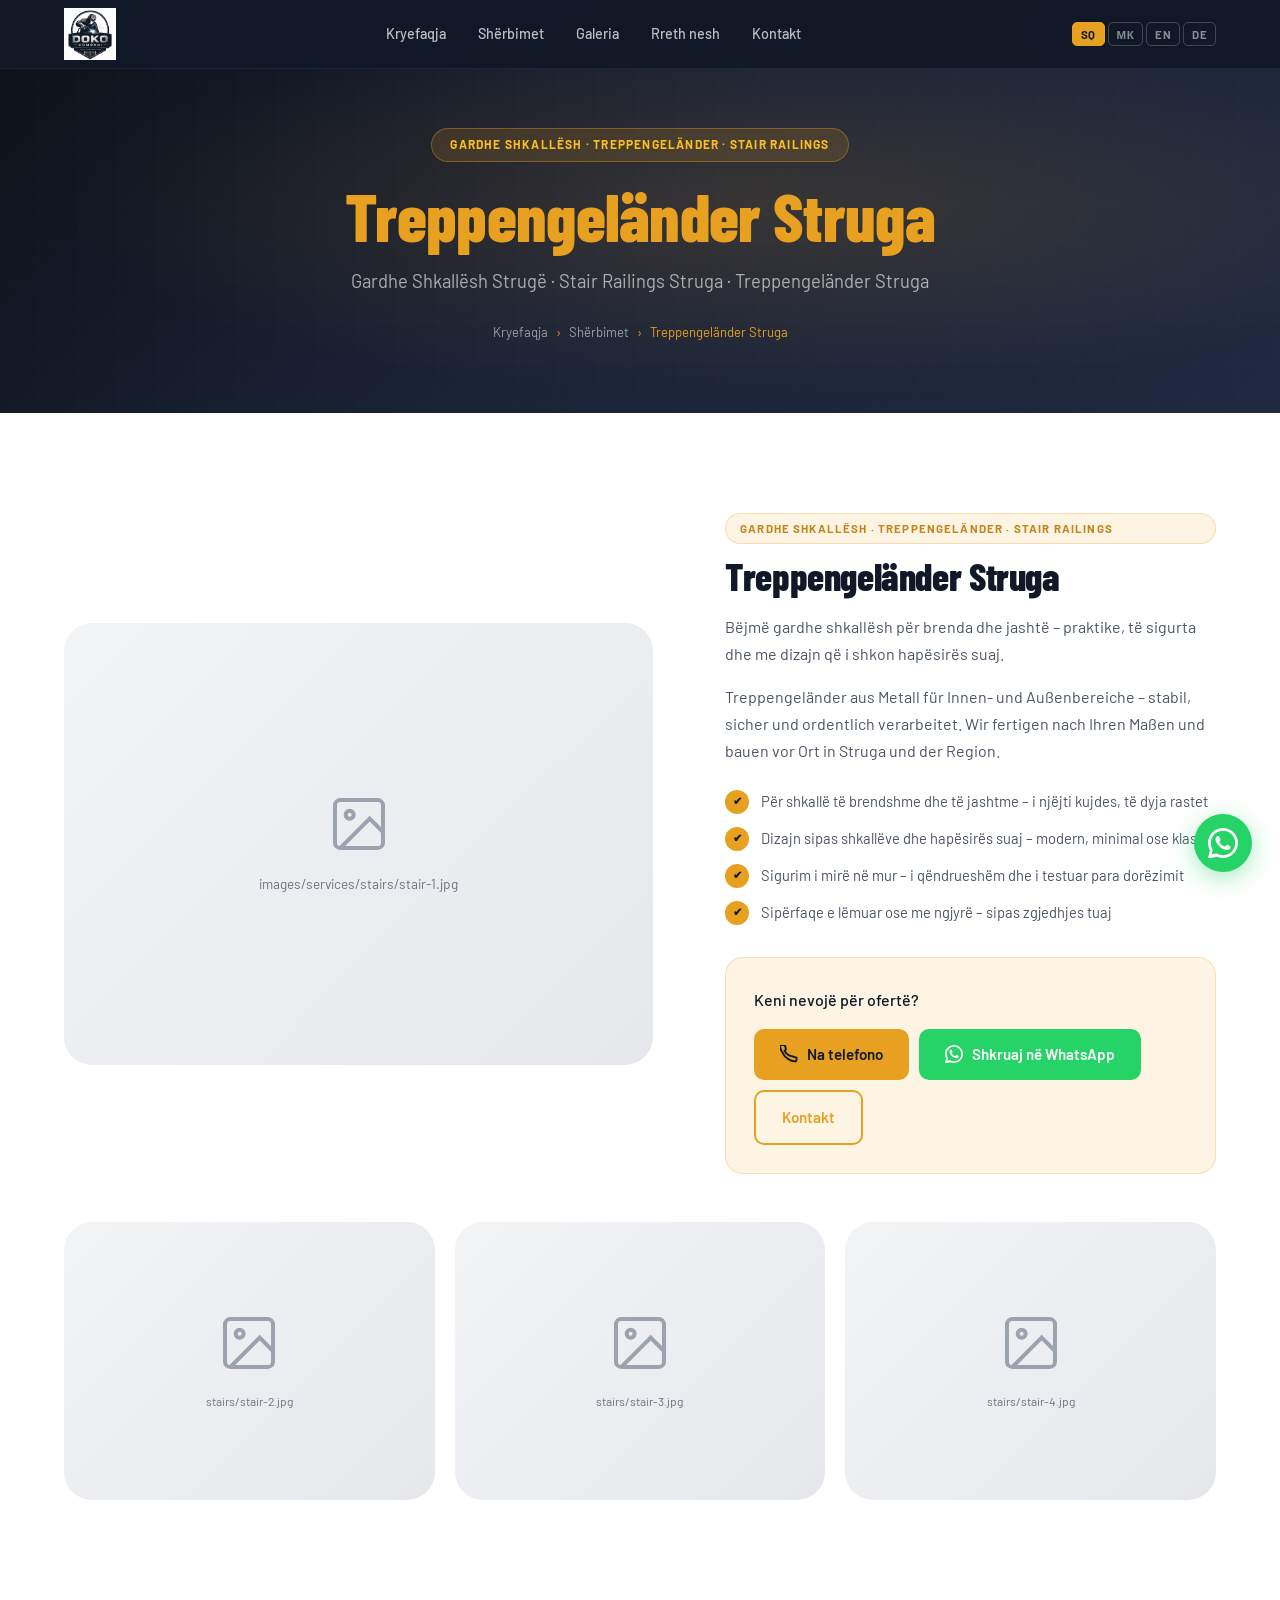
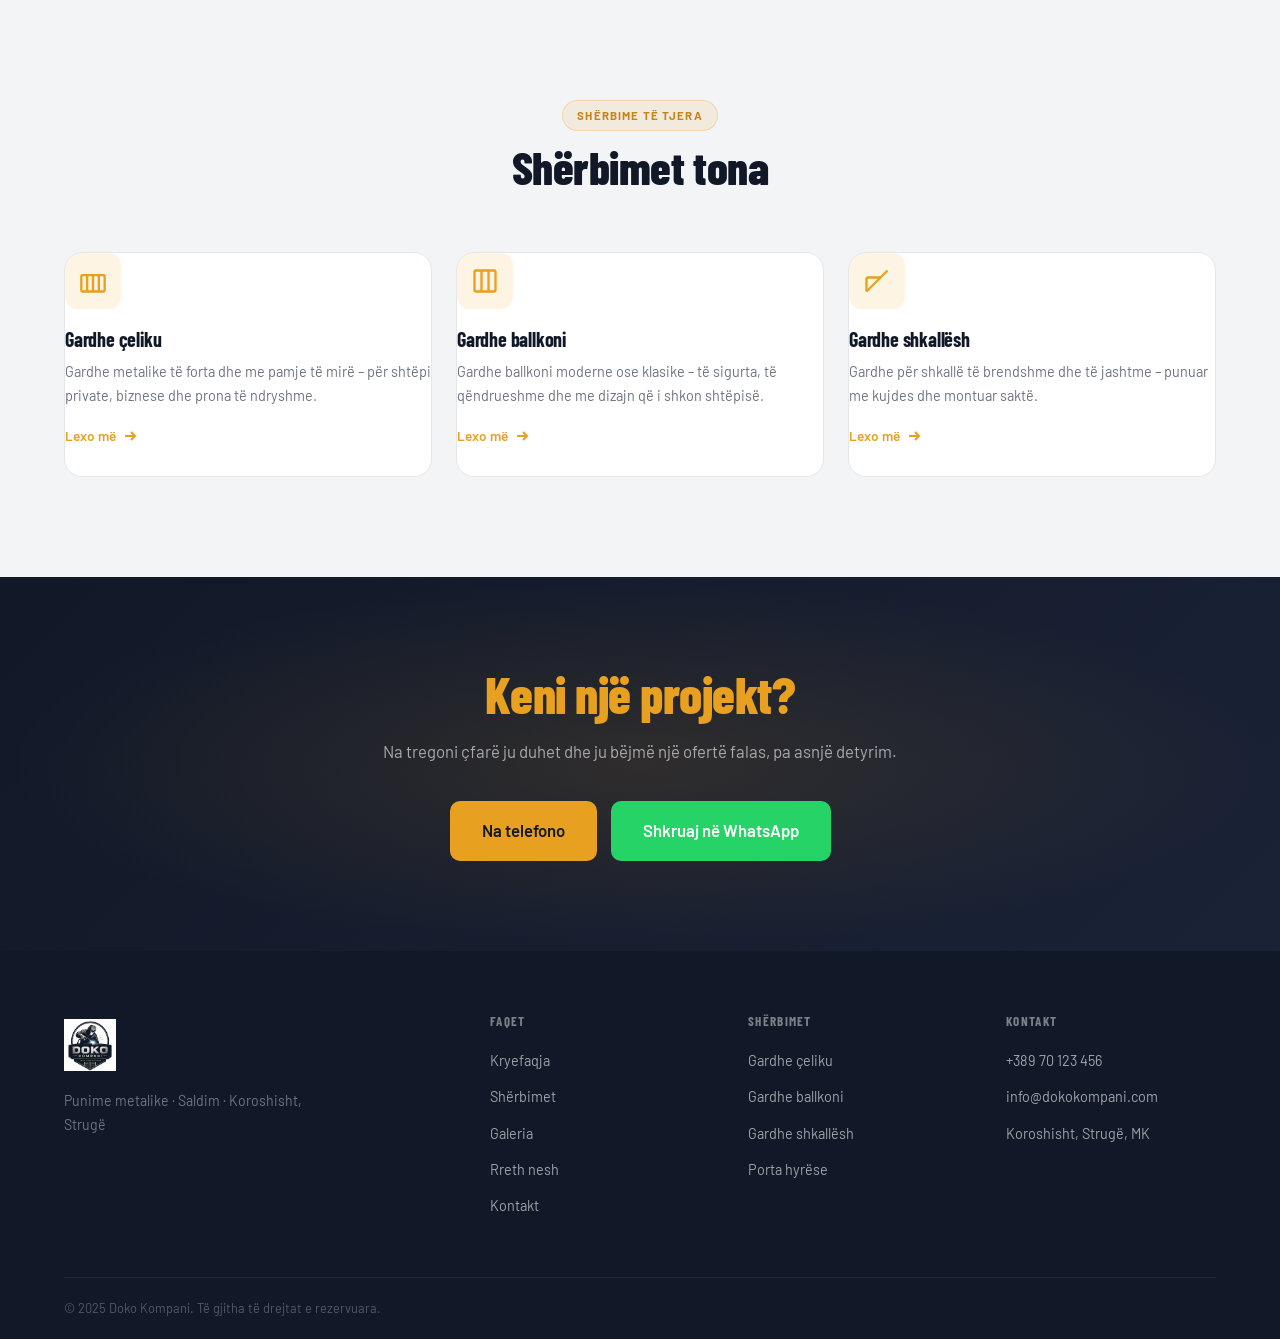
<file: treppengelaender-struga.html>
<!DOCTYPE html>
<html lang="sq">
<head>
  <meta charset="UTF-8" />
  <meta name="viewport" content="width=device-width, initial-scale=1.0" />
  <title>Treppengeländer Struga – Doko Kompani Struga | Metallbau North Macedonia</title>
  <meta name="description" content="Treppengeländer aus Metall in Struga – innen und außen. Doko Kompani fertigt sichere und elegante Treppengeländer für Wohn- und Gewerbegebäude. Doko Kompani – Gzim Doko, Koroshisht, Struga, North Macedonia." />
  <meta name="keywords" content="Treppengeländer Struga, Treppengeländer North Macedonia, Gardhe Shkallësh Strugë, Stair Railings Struga MK" />
  <link rel="canonical" href="https://www.dokokompani.com/treppengelaender-struga.html" />
  <link rel="icon" type="image/svg+xml" href="images/favicon.svg" />
  <link rel="preconnect" href="https://fonts.googleapis.com" />
  <link rel="preconnect" href="https://fonts.gstatic.com" crossorigin />
  <link href="https://fonts.googleapis.com/css2?family=Barlow+Condensed:wght@400;600;700;800;900&family=Barlow:wght@300;400;500;600;700&display=swap" rel="stylesheet" />
  <link rel="stylesheet" href="style.css" />
</head>
<body>

<header id="header">
  <div class="container nav-container">
    <a href="index.html" class="logo logo--img">
      <img src="images/logo.png" alt="Doko Kompani – Metal Constructions" class="logo-img">
    </a>
    <nav class="main-nav" id="mainNav">
      <a href="index.html" data-i18n="nav_home">Ballina</a>
      <a href="services.html" class="active" data-i18n="nav_services">Shërbimet</a>
      <a href="gallery.html" data-i18n="nav_gallery">Galeria</a>
      <a href="about.html" data-i18n="nav_about">Rreth nesh</a>
      <a href="contact.html" data-i18n="nav_contact">Kontakt</a>
    </nav>
    <div class="nav-right">
      <div class="lang-switcher">
        <button class="lang-btn active" data-lang="sq">SQ</button>
        <button class="lang-btn" data-lang="mk">МК</button>
        <button class="lang-btn" data-lang="en">EN</button>
        <button class="lang-btn" data-lang="de">DE</button>
      </div>
      <button class="hamburger" id="hamburger" aria-label="Menu"><span></span><span></span><span></span></button>
    </div>
  </div>
</header>

<div class="page-hero">
  <div class="container">
    <div class="page-hero-tag">Gardhe Shkallësh · Treppengeländer · Stair Railings</div>
    <h1><span>Treppengeländer Struga</span></h1>
    <p>Gardhe Shkallësh Strugë · Stair Railings Struga · Treppengeländer Struga</p>
    <div class="breadcrumb">
      <a href="index.html" data-i18n="nav_home">Ballina</a>
      <span>›</span>
      <a href="services.html" data-i18n="nav_services">Shërbimet</a>
      <span>›</span>
      <span>Treppengeländer Struga</span>
    </div>
  </div>
</div>

<section>
  <div class="container">
    <div class="service-detail-grid">

      <div class="service-detail-image reveal">
        <!-- Zëvendëso me foton tënde / Ersetze mit deinem Bild: -->
        <!-- <img src="images/services/stairs/stair-1.jpg" alt="Treppengeländer Struga – Doko Kompani Struga" loading="lazy"> -->
        <div class="service-img-placeholder">
          <svg viewBox="0 0 24 24" fill="none" stroke="currentColor" stroke-width="1.5"><rect x="3" y="3" width="18" height="18" rx="2"/><circle cx="8.5" cy="8.5" r="1.5"/><polyline points="21 15 16 10 5 21"/></svg>
          <p>images/services/stairs/stair-1.jpg</p>
        </div>
      </div>

      <div class="service-detail-content reveal reveal-delay-2">
        <span class="section-tag">Gardhe Shkallësh · Treppengeländer · Stair Railings</span>
        <h2>Treppengeländer Struga</h2>
        <p>Bëjmë gardhe shkallësh për brenda dhe jashtë – praktike, të sigurta dhe me dizajn që i shkon hapësirës suaj.</p>
        <p>Treppengeländer aus Metall für Innen- und Außenbereiche – stabil, sicher und ordentlich verarbeitet. Wir fertigen nach Ihren Maßen und bauen vor Ort in Struga und der Region.</p>

        <div class="advantages-list">
          <div class="advantage-item">
            <div class="advantage-icon">✔</div>
            <p>Për shkallë të brendshme dhe të jashtme – i njëjti kujdes, të dyja rastet</p>
          </div>
          <div class="advantage-item">
            <div class="advantage-icon">✔</div>
            <p>Dizajn sipas shkallëve dhe hapësirës suaj – modern, minimal ose klasik</p>
          </div>
          <div class="advantage-item">
            <div class="advantage-icon">✔</div>
            <p>Sigurim i mirë në mur – i qëndrueshëm dhe i testuar para dorëzimit</p>
          </div>
          <div class="advantage-item">
            <div class="advantage-icon">✔</div>
            <p>Sipërfaqe e lëmuar ose me ngjyrë – sipas zgjedhjes tuaj</p>
          </div>
        </div>

        <div class="service-cta-box">
          <p>Keni nevojë për ofertë?</p>
          <div class="btns">
            <a href="tel:+38970123456" class="btn btn-primary">
              <svg viewBox="0 0 24 24" fill="none" stroke="currentColor" stroke-width="2.5" width="18" height="18"><path d="M22 16.92v3a2 2 0 01-2.18 2 19.79 19.79 0 01-8.63-3.07A19.5 19.5 0 013.07 9.81 19.79 19.79 0 010 1.18 2 2 0 012 0h3a2 2 0 012 1.72c.127.96.361 1.903.7 2.81a2 2 0 01-.45 2.11L6.09 7.91a16 16 0 006 6z"/></svg>
              <span data-i18n="hero_call">Na telefono</span>
            </a>
            <a href="https://wa.me/38970123456" target="_blank" rel="noopener" class="btn btn-whatsapp">
              <svg viewBox="0 0 24 24" fill="white" width="18" height="18"><path d="M17.472 14.382c-.297-.149-1.758-.867-2.03-.967-.273-.099-.471-.148-.67.15-.197.297-.767.966-.94 1.164-.173.199-.347.223-.644.075-.297-.15-1.255-.463-2.39-1.475-.883-.788-1.48-1.761-1.653-2.059-.173-.297-.018-.458.13-.606.134-.133.298-.347.446-.52.149-.174.198-.298.298-.497.099-.198.05-.371-.025-.52-.075-.149-.669-1.612-.916-2.207-.242-.579-.487-.5-.669-.51-.173-.008-.371-.01-.57-.01-.198 0-.52.074-.792.372-.272.297-1.04 1.016-1.04 2.479 0 1.462 1.065 2.875 1.213 3.074.149.198 2.096 3.2 5.077 4.487.709.306 1.262.489 1.694.625.712.227 1.36.195 1.871.118.571-.085 1.758-.719 2.006-1.413.248-.694.248-1.289.173-1.413-.074-.124-.272-.198-.57-.347z"/><path d="M12 0C5.373 0 0 5.373 0 12c0 2.123.554 4.12 1.523 5.854L.057 23.882a.5.5 0 00.606.61l6.162-1.442A11.945 11.945 0 0012 24c6.627 0 12-5.373 12-12S18.627 0 12 0zm0 21.818a9.802 9.802 0 01-5.006-1.371l-.36-.213-3.713.869.937-3.618-.234-.372A9.818 9.818 0 012.182 12C2.182 6.58 6.58 2.182 12 2.182S21.818 6.58 21.818 12 17.42 21.818 12 21.818z"/></svg>
              <span data-i18n="hero_whatsapp">WhatsApp</span>
            </a>
            <a href="contact.html" class="btn btn-outline" data-i18n="nav_contact">Kontakt</a>
          </div>
        </div>
      </div>
    </div>

    <!-- Second image row -->
    <div style="display:grid;grid-template-columns:1fr 1fr 1fr;gap:20px;margin-top:48px" class="reveal">
      <div class="service-detail-image" style="aspect-ratio:4/3">
        <!-- <img src="images/services/stairs/stair-2.jpg" alt="Treppengeländer Struga Detail 2" loading="lazy"> -->
        <div class="service-img-placeholder" style="min-height:200px">
          <svg viewBox="0 0 24 24" fill="none" stroke="currentColor" stroke-width="1.5" width="40" height="40"><rect x="3" y="3" width="18" height="18" rx="2"/><circle cx="8.5" cy="8.5" r="1.5"/><polyline points="21 15 16 10 5 21"/></svg>
          <p style="font-size:.75rem">stairs/stair-2.jpg</p>
        </div>
      </div>
      <div class="service-detail-image" style="aspect-ratio:4/3">
        <!-- <img src="images/services/stairs/stair-3.jpg" alt="Treppengeländer Struga Detail 3" loading="lazy"> -->
        <div class="service-img-placeholder" style="min-height:200px">
          <svg viewBox="0 0 24 24" fill="none" stroke="currentColor" stroke-width="1.5" width="40" height="40"><rect x="3" y="3" width="18" height="18" rx="2"/><circle cx="8.5" cy="8.5" r="1.5"/><polyline points="21 15 16 10 5 21"/></svg>
          <p style="font-size:.75rem">stairs/stair-3.jpg</p>
        </div>
      </div>
      <div class="service-detail-image" style="aspect-ratio:4/3">
        <!-- <img src="images/services/stairs/stair-4.jpg" alt="Treppengeländer Struga Detail 4" loading="lazy"> -->
        <div class="service-img-placeholder" style="min-height:200px">
          <svg viewBox="0 0 24 24" fill="none" stroke="currentColor" stroke-width="1.5" width="40" height="40"><rect x="3" y="3" width="18" height="18" rx="2"/><circle cx="8.5" cy="8.5" r="1.5"/><polyline points="21 15 16 10 5 21"/></svg>
          <p style="font-size:.75rem">stairs/stair-4.jpg</p>
        </div>
      </div>
    </div>

  </div>
</section>

<!-- Other Services -->
<section style="background:var(--smoke)">
  <div class="container">
    <div class="section-header">
      <span class="section-tag">Shërbime të tjera</span>
      <h2 data-i18n="services_title">Shërbimet Tona</h2>
    </div>
    <div class="services-grid">
      <div class="service-card reveal"><div class="service-icon"><svg viewBox="0 0 24 24" fill="none" stroke="currentColor" stroke-width="2"><rect x="2" y="7" width="20" height="14" rx="1"/><line x1="7" y1="7" x2="7" y2="21"/><line x1="12" y1="7" x2="12" y2="21"/><line x1="17" y1="7" x2="17" y2="21"/></svg></div><h3 data-i18n="s1_title">Gardhë Çeliku</h3><p data-i18n="s1_desc">Gardhë metalike.</p><a href="stahlzaeune-struga.html" class="service-link-hint">Lexo më <svg viewBox="0 0 16 16" fill="none" stroke="currentColor" stroke-width="2" width="16" height="16"><path d="M3 8h10M9 4l4 4-4 4"/></svg></a></div>
      <div class="service-card reveal reveal-delay-1"><div class="service-icon"><svg viewBox="0 0 24 24" fill="none" stroke="currentColor" stroke-width="2"><rect x="3" y="3" width="18" height="18" rx="1"/><line x1="9" y1="3" x2="9" y2="21"/><line x1="15" y1="3" x2="15" y2="21"/></svg></div><h3 data-i18n="s2_title">Gardhe Ballkoni</h3><p data-i18n="s2_desc">Gardhe ballkoni.</p><a href="balkongelaender-struga.html" class="service-link-hint">Lexo më <svg viewBox="0 0 16 16" fill="none" stroke="currentColor" stroke-width="2" width="16" height="16"><path d="M3 8h10M9 4l4 4-4 4"/></svg></a></div>
      <div class="service-card reveal reveal-delay-2"><div class="service-icon"><svg viewBox="0 0 24 24" fill="none" stroke="currentColor" stroke-width="2"><line x1="3" y1="21" x2="21" y2="3"/><line x1="3" y1="21" x2="3" y2="9"/><line x1="3" y1="9" x2="15" y2="9"/></svg></div><h3 data-i18n="s3_title">Gardhe Shkallësh</h3><p data-i18n="s3_desc">Gardhe shkallësh.</p><a href="treppengelaender-struga.html" class="service-link-hint">Lexo më <svg viewBox="0 0 16 16" fill="none" stroke="currentColor" stroke-width="2" width="16" height="16"><path d="M3 8h10M9 4l4 4-4 4"/></svg></a></div>
    </div>
  </div>
</section>

<section class="cta-section">
  <div class="container">
    <h2><span data-i18n="cta_title">Keni një projekt?</span></h2>
    <p data-i18n="cta_sub">Na tregoni çfarë ju duhet dhe ju bëjmë një ofertë falas, pa asnjë detyrim.</p>
    <div class="cta-btns">
      <a href="tel:+38970123456" class="btn btn-primary btn--lg"><span data-i18n="hero_call">Na telefono</span></a>
      <a href="https://wa.me/38970123456" target="_blank" rel="noopener" class="btn btn-whatsapp btn--lg"><span data-i18n="hero_whatsapp">WhatsApp</span></a>
    </div>
  </div>
</section>

<footer id="footer">
  <div class="container">
    <div class="footer-grid">
      <div class="footer-brand">
        <a href="index.html" class="logo logo--img">
      <img src="images/logo.png" alt="Doko Kompani – Metal Constructions" class="logo-img">
    </a>
        <p class="footer-tagline" data-i18n="footer_tagline">Punime metalike · Saldim · Koroshisht, Strugë</p>
      </div>
      <div class="footer-col">
        <h4 data-i18n="footer_nav_title">Faqet</h4>
        <ul>
          <li><a href="index.html" data-i18n="nav_home">Ballina</a></li>
          <li><a href="services.html" data-i18n="nav_services">Shërbimet</a></li>
          <li><a href="gallery.html" data-i18n="nav_gallery">Galeria</a></li>
          <li><a href="about.html" data-i18n="nav_about">Rreth nesh</a></li>
          <li><a href="contact.html" data-i18n="nav_contact">Kontakt</a></li>
        </ul>
      </div>
      <div class="footer-col">
        <h4 data-i18n="footer_services_title">Shërbimet</h4>
        <ul>
          <li><a href="stahlzaeune-struga.html" data-i18n="s1_title">Gardhë Çeliku</a></li>
          <li><a href="balkongelaender-struga.html" data-i18n="s2_title">Gardhe Ballkoni</a></li>
          <li><a href="treppengelaender-struga.html" data-i18n="s3_title">Gardhe Shkallësh</a></li>
          <li><a href="einfahrtstore-struga.html" data-i18n="s4_title">Porta Hyrëse</a></li>
        </ul>
      </div>
      <div class="footer-col">
        <h4 data-i18n="footer_contact_title">Kontakt</h4>
        <ul>
          <li><a href="tel:+38970123456">+389 70 123 456</a></li>
          <li><a href="mailto:info@dokokompani.com">info@dokokompani.com</a></li>
          <li><span>Koroshisht, Strugë, MK</span></li>
        </ul>
      </div>
    </div>
    <div class="footer-bottom">
      <span data-i18n="footer_copy">© 2025 Doko Kompani. Të gjitha të drejtat e rezervuara.</span>
      
    </div>
  </div>
</footer>

<a href="https://wa.me/38970123456" class="wa-float" target="_blank" rel="noopener" aria-label="WhatsApp">
  <span class="wa-float-tooltip" data-i18n="wa_tooltip">Dërgoni mesazh</span>
  <svg viewBox="0 0 24 24" fill="white"><path d="M17.472 14.382c-.297-.149-1.758-.867-2.03-.967-.273-.099-.471-.148-.67.15-.197.297-.767.966-.94 1.164-.173.199-.347.223-.644.075-.297-.15-1.255-.463-2.39-1.475-.883-.788-1.48-1.761-1.653-2.059-.173-.297-.018-.458.13-.606.134-.133.298-.347.446-.52.149-.174.198-.298.298-.497.099-.198.05-.371-.025-.52-.075-.149-.669-1.612-.916-2.207-.242-.579-.487-.5-.669-.51-.173-.008-.371-.01-.57-.01-.198 0-.52.074-.792.372-.272.297-1.04 1.016-1.04 2.479 0 1.462 1.065 2.875 1.213 3.074.149.198 2.096 3.2 5.077 4.487.709.306 1.262.489 1.694.625.712.227 1.36.195 1.871.118.571-.085 1.758-.719 2.006-1.413.248-.694.248-1.289.173-1.413-.074-.124-.272-.198-.57-.347z"/><path d="M12 0C5.373 0 0 5.373 0 12c0 2.123.554 4.12 1.523 5.854L.057 23.882a.5.5 0 00.606.61l6.162-1.442A11.945 11.945 0 0012 24c6.627 0 12-5.373 12-12S18.627 0 12 0zm0 21.818a9.802 9.802 0 01-5.006-1.371l-.36-.213-3.713.869.937-3.618-.234-.372A9.818 9.818 0 012.182 12C2.182 6.58 6.58 2.182 12 2.182S21.818 6.58 21.818 12 17.42 21.818 12 21.818z"/></svg>
</a>

<script src="script.js"></script>
</body>
</html>
</file>
<file: style.css>
/* ============================================================
   DOKO KOMPANI – style.css  (Multi-Page Version)
   ============================================================ */

/* --- GOOGLE FONTS ----------------------------------------- */
@import url('https://fonts.googleapis.com/css2?family=Barlow+Condensed:wght@400;600;700;800;900&family=Barlow:wght@300;400;500;600;700&display=swap');

/* --- CSS VARIABLES --------------------------------------- */
:root {
  --steel:        #111827;
  --steel-mid:    #1f2937;
  --steel-light:  #374151;
  --iron:         #6b7280;
  --silver:       #9ca3af;
  --smoke:        #f3f4f6;
  --smoke-dark:   #e5e7eb;
  --white:        #ffffff;
  --accent:       #e8a020;
  --accent-dark:  #c4841a;
  --accent-light: #fbbf24;
  --accent-pale:  rgba(232,160,32,0.12);
  --green-wa:     #25d366;
  --green-wa-dk:  #1aa851;
  --radius:       10px;
  --radius-lg:    18px;
  --radius-xl:    28px;
  --shadow:       0 4px 24px rgba(17,24,39,.10);
  --shadow-md:    0 8px 32px rgba(17,24,39,.14);
  --shadow-lg:    0 16px 48px rgba(17,24,39,.18);
  --transition:   .25s ease;
  --font-display: 'Barlow Condensed', sans-serif;
  --font-body:    'Barlow', sans-serif;
  --header-h:     68px;
}

/* --- RESET ----------------------------------------------- */
*,*::before,*::after{box-sizing:border-box;margin:0;padding:0}
html{scroll-behavior:smooth;font-size:16px;-webkit-text-size-adjust:100%}
body{
  font-family:var(--font-body);
  color:var(--steel);
  background:var(--white);
  line-height:1.65;
  overflow-x:hidden;
}
img{max-width:100%;display:block;height:auto}
a{text-decoration:none;color:inherit}
ul{list-style:none}
svg{display:block;flex-shrink:0}
button{cursor:pointer;font-family:inherit}

/* --- CONTAINER ------------------------------------------ */
.container{max-width:1200px;margin:0 auto;padding:0 24px}

/* --- TYPOGRAPHY ----------------------------------------- */
h1,h2,h3,h4,h5{
  font-family:var(--font-display);
  font-weight:800;
  line-height:1.05;
  letter-spacing:-.01em;
}
h2{font-size:clamp(2rem,4vw,2.9rem)}
h3{font-size:1.4rem;font-weight:700}
p{font-size:1rem;color:#4b5563;line-height:1.7}

/* ============================================================
   HEADER / NAVIGATION
   ============================================================ */
#header{
  position:fixed;top:0;left:0;right:0;z-index:1000;
  background:rgba(17,24,39,.97);
  backdrop-filter:blur(10px);
  border-bottom:1px solid rgba(255,255,255,.06);
  transition:box-shadow var(--transition);
}
#header.scrolled{box-shadow:0 2px 24px rgba(0,0,0,.35)}
.nav-container{
  display:flex;align-items:center;justify-content:space-between;
  height:var(--header-h);
}
/* Logo */
.logo{display:flex;align-items:center;gap:10px}
.logo-img{height:40px;width:auto}
.logo-dk{
  width:38px;height:38px;
  background:var(--accent);
  color:var(--steel);
  font-family:var(--font-display);
  font-weight:800;font-size:1.05rem;
  display:flex;align-items:center;justify-content:center;
  border-radius:8px;letter-spacing:.02em;flex-shrink:0;
}
.logo-text{
  font-family:var(--font-display);
  font-weight:700;font-size:1.2rem;
  color:var(--white);letter-spacing:.02em;
}
/* Main Nav */
.main-nav{display:flex;align-items:center;gap:4px}
.main-nav a{
  color:rgba(255,255,255,.72);
  font-size:.9rem;font-weight:500;
  padding:7px 14px;border-radius:7px;
  transition:all var(--transition);
  position:relative;
}
.main-nav a:hover{color:var(--white);background:rgba(255,255,255,.08)}
.main-nav a.active{color:var(--accent)}
/* Nav right */
.nav-right{display:flex;align-items:center;gap:14px}
/* Language switcher */
.lang-switcher{display:flex;align-items:center;gap:3px}
.lang-btn{
  background:transparent;
  border:1px solid rgba(255,255,255,.2);
  color:rgba(255,255,255,.5);
  font-size:.72rem;font-weight:700;
  padding:4px 8px;border-radius:5px;
  transition:all var(--transition);
  letter-spacing:.04em;
}
.lang-btn:hover{color:var(--white);border-color:rgba(255,255,255,.4)}
.lang-btn.active{background:var(--accent);border-color:var(--accent);color:var(--steel)}
/* Hamburger */
.hamburger{
  display:none;flex-direction:column;gap:5px;
  background:none;border:none;padding:4px;
}
.hamburger span{
  display:block;width:24px;height:2px;
  background:var(--white);border-radius:2px;
  transition:all var(--transition);
}
.hamburger.open span:nth-child(1){transform:translateY(7px) rotate(45deg)}
.hamburger.open span:nth-child(2){opacity:0}
.hamburger.open span:nth-child(3){transform:translateY(-7px) rotate(-45deg)}
/* Mobile nav */
@media(max-width:768px){
  .hamburger{display:flex}
  .main-nav{
    display:none;position:fixed;
    top:var(--header-h);left:0;right:0;
    background:var(--steel-mid);
    flex-direction:column;align-items:stretch;
    padding:12px 20px 24px;
    border-bottom:2px solid var(--accent);
    box-shadow:0 8px 32px rgba(0,0,0,.4);
    gap:2px;z-index:999;
  }
  .main-nav.open{display:flex}
  .main-nav a{font-size:1.05rem;padding:12px 16px}
}

/* ============================================================
   PAGE HERO (interior pages)
   ============================================================ */
.page-hero{
  padding:calc(var(--header-h) + 60px) 0 70px;
  background:linear-gradient(135deg,#0d1117 0%,#1a2236 50%,#1f2a40 100%);
  position:relative;overflow:hidden;
}
.page-hero::before{
  content:'';position:absolute;inset:0;
  background-image:
    repeating-linear-gradient(0deg,transparent,transparent 39px,rgba(255,255,255,.02) 40px),
    repeating-linear-gradient(90deg,transparent,transparent 39px,rgba(255,255,255,.02) 40px);
  background-size:40px 40px;
}
.page-hero::after{
  content:'';position:absolute;inset:0;
  background:radial-gradient(ellipse at 60% 50%,rgba(232,160,32,.14) 0%,transparent 65%);
}
.page-hero .container{position:relative;z-index:2;text-align:center}
.page-hero-tag{
  display:inline-block;
  background:rgba(232,160,32,.15);
  border:1px solid rgba(232,160,32,.35);
  color:var(--accent-light);
  font-size:.75rem;font-weight:700;
  letter-spacing:.1em;text-transform:uppercase;
  padding:6px 18px;border-radius:999px;
  margin-bottom:18px;
}
.page-hero h1{
  font-size:clamp(2.4rem,6vw,4.2rem);
  color:var(--white);margin-bottom:16px;
}
.page-hero h1 span{color:var(--accent)}
.page-hero p{
  font-size:clamp(1rem,2vw,1.15rem);
  color:rgba(255,255,255,.62);
  max-width:580px;margin:0 auto;
}
/* Breadcrumb */
.breadcrumb{
  display:flex;align-items:center;justify-content:center;
  gap:8px;margin-top:24px;
  font-size:.82rem;color:rgba(255,255,255,.45);
}
.breadcrumb a{color:rgba(255,255,255,.55);transition:color var(--transition)}
.breadcrumb a:hover{color:var(--accent)}
.breadcrumb span{color:var(--accent)}

/* ============================================================
   BUTTONS
   ============================================================ */
.btn{
  display:inline-flex;align-items:center;gap:9px;
  padding:13px 26px;border-radius:var(--radius);
  font-family:var(--font-body);
  font-size:.95rem;font-weight:600;
  transition:all var(--transition);
  border:none;white-space:nowrap;
  cursor:pointer;
}
.btn svg{width:18px;height:18px;flex-shrink:0}
.btn-primary{background:var(--accent);color:var(--steel)}
.btn-primary:hover{background:var(--accent-dark);transform:translateY(-2px);box-shadow:0 8px 24px rgba(232,160,32,.35)}
.btn-outline{background:transparent;border:2px solid var(--accent);color:var(--accent)}
.btn-outline:hover{background:var(--accent);color:var(--steel);transform:translateY(-2px)}
.btn-whatsapp{background:var(--green-wa);color:var(--white)}
.btn-whatsapp:hover{background:var(--green-wa-dk);transform:translateY(-2px);box-shadow:0 8px 24px rgba(37,211,102,.35)}
.btn-dark{background:var(--steel);color:var(--white)}
.btn-dark:hover{background:var(--steel-mid);transform:translateY(-2px)}
.btn--full{width:100%;justify-content:center}
.btn--sm{padding:9px 18px;font-size:.88rem}
.btn--lg{padding:16px 32px;font-size:1.05rem}

/* ============================================================
   SECTIONS COMMON
   ============================================================ */
section{padding:100px 0}
.section-header{text-align:center;margin-bottom:60px}
.section-tag{
  display:inline-block;
  background:var(--accent-pale);
  border:1px solid rgba(232,160,32,.28);
  color:var(--accent-dark);
  font-size:.72rem;font-weight:700;
  letter-spacing:.1em;text-transform:uppercase;
  padding:5px 14px;border-radius:999px;
  margin-bottom:12px;
}
.section-header h2{margin-bottom:14px}
.section-header p{font-size:1.05rem;color:var(--iron);max-width:560px;margin:0 auto}
.bg-smoke{background:var(--smoke)}
.bg-dark{background:var(--steel)}

/* ============================================================
   HERO (Startseite)
   ============================================================ */
#hero{
  min-height:100vh;
  display:flex;align-items:center;
  position:relative;overflow:hidden;
  padding:calc(var(--header-h) + 60px) 0 80px;
}
.hero-bg{
  position:absolute;inset:0;
  background:linear-gradient(135deg,#090e18 0%,#111827 40%,#1a2236 70%,#1f2a40 100%);
}
.hero-texture{
  position:absolute;inset:0;
  background-image:
    repeating-linear-gradient(0deg,transparent,transparent 39px,rgba(255,255,255,.018) 40px),
    repeating-linear-gradient(90deg,transparent,transparent 39px,rgba(255,255,255,.018) 40px);
  background-size:40px 40px;
}
.hero-glow{
  position:absolute;inset:0;
  background:radial-gradient(ellipse at 70% 50%,rgba(232,160,32,.15) 0%,transparent 60%);
}
.hero-content{position:relative;z-index:2}
.hero-badge{
  display:inline-block;
  background:rgba(232,160,32,.15);
  border:1px solid rgba(232,160,32,.35);
  color:var(--accent-light);
  font-size:.76rem;font-weight:700;
  letter-spacing:.1em;text-transform:uppercase;
  padding:6px 18px;border-radius:999px;
  margin-bottom:24px;
  animation:fadeUp .6s ease both;
}
.hero-title{
  font-size:clamp(3.8rem,10vw,8rem);
  color:var(--white);line-height:.92;
  margin-bottom:24px;
  animation:fadeUp .6s .1s ease both;
}
.hero-title span{color:var(--accent);display:block}
.hero-slogan{
  font-size:clamp(1rem,2.5vw,1.25rem);
  color:rgba(255,255,255,.62);
  max-width:520px;margin-bottom:40px;
  font-weight:400;
  animation:fadeUp .6s .2s ease both;
}
.hero-btns{
  display:flex;flex-wrap:wrap;gap:12px;
  margin-bottom:64px;
  animation:fadeUp .6s .3s ease both;
}
.hero-stats{
  display:flex;align-items:center;
  animation:fadeUp .6s .4s ease both;
}
.stat{display:flex;flex-direction:column;padding:0 32px}
.stat:first-child{padding-left:0}
.stat-num{
  font-family:var(--font-display);
  font-size:2.4rem;font-weight:900;
  color:var(--accent);line-height:1;
}
.stat-label{
  font-size:.76rem;font-weight:600;
  color:rgba(255,255,255,.45);
  letter-spacing:.05em;text-transform:uppercase;
  margin-top:3px;
}
.stat-divider{width:1px;height:42px;background:rgba(255,255,255,.12)}
/* Hero image side */
.hero-image-side{
  position:absolute;right:0;top:0;bottom:0;
  width:45%;
  display:flex;align-items:center;justify-content:center;
  overflow:hidden;
}
.hero-image-side::before{
  content:'';position:absolute;left:0;top:0;bottom:0;width:180px;
  background:linear-gradient(to right,#111827,transparent);z-index:1;
}
.hero-image-side img{
  width:100%;height:100%;object-fit:cover;
  filter:brightness(.6) contrast(1.1);
  animation:fadeUp .8s .2s ease both;
}
.hero-img-placeholder{
  width:100%;height:100%;
  display:flex;flex-direction:column;align-items:center;justify-content:center;
  gap:16px;
  background:linear-gradient(135deg,rgba(31,42,64,.8),rgba(17,24,39,.9));
}
.hero-img-placeholder svg{
  width:80px;height:80px;
  color:rgba(232,160,32,.4);
}
.hero-img-placeholder p{
  font-size:.85rem;color:rgba(255,255,255,.3);
  text-align:center;max-width:200px;
}
.hero-scroll{
  position:absolute;bottom:32px;left:50%;
  transform:translateX(-50%);z-index:2;
}
.hero-scroll span{
  display:block;width:2px;height:40px;
  background:linear-gradient(to bottom,rgba(232,160,32,.8),transparent);
  margin:0 auto;
  animation:scrollPulse 2s ease infinite;
}
@media(max-width:960px){
  .hero-image-side{display:none}
}
@media(max-width:640px){
  .hero-stats{flex-wrap:wrap;gap:16px}
  .stat{padding:0 16px}
  .stat-divider{display:none}
  .hero-btns{flex-direction:column}
  .hero-btns .btn{width:100%;justify-content:center}
  section{padding:70px 0}
}

/* ============================================================
   SERVICES GRID (Startseite + Services Page)
   ============================================================ */
.services-grid{
  display:grid;
  grid-template-columns:repeat(3,1fr);
  gap:24px;
}
.service-card{
  background:var(--white);
  border:1px solid var(--smoke-dark);
  border-radius:var(--radius-lg);
  padding:0 0 28px;
  transition:all .3s ease;
  position:relative;overflow:hidden;
  cursor:default;
}
.service-card::before{
  content:'';position:absolute;
  bottom:-2px;left:0;right:0;height:3px;
  background:linear-gradient(90deg,var(--accent),var(--accent-light));
  transform:scaleX(0);transform-origin:left;
  transition:transform .3s ease;
}
.service-card:hover{
  transform:translateY(-6px);
  box-shadow:var(--shadow-lg);
  border-color:rgba(232,160,32,.3);
}
.service-card:hover::before{transform:scaleX(1)}
.service-card a.service-card-link{
  display:block;position:absolute;inset:0;z-index:1;
}
.service-card-img{
  width:100%;height:180px;
  overflow:hidden;
  border-radius:var(--radius-lg) var(--radius-lg) 0 0;
  margin-bottom:24px;
}
.service-card-img img{
  width:100%;height:100%;object-fit:cover;
  transition:transform .4s ease;
}
.service-card:hover .service-card-img img{transform:scale(1.05)}
.service-card-body{
  padding:0 28px;
}
.service-icon{
  width:56px;height:56px;
  background:var(--accent-pale);
  border-radius:12px;
  display:flex;align-items:center;justify-content:center;
  margin-bottom:20px;
  transition:background .3s ease;
}
.service-icon svg{width:28px;height:28px;color:var(--accent)}
.service-card:hover .service-icon{background:var(--accent)}
.service-card:hover .service-icon svg{color:var(--steel)}
.service-card h3{font-size:1.25rem;margin-bottom:10px;color:var(--steel)}
.service-card p{font-size:.9rem;color:var(--iron);margin:0}
.service-badge{
  display:inline-block;
  background:var(--accent-pale);
  color:var(--accent-dark);
  font-size:.7rem;font-weight:700;
  letter-spacing:.06em;text-transform:uppercase;
  padding:3px 10px;border-radius:999px;
  margin-top:14px;
}
.service-card .service-link-hint{
  display:inline-flex;align-items:center;gap:6px;
  margin-top:16px;
  font-size:.85rem;font-weight:600;color:var(--accent);
}
.service-card .service-link-hint svg{width:16px;height:16px}
@media(max-width:960px){
  .services-grid{grid-template-columns:repeat(2,1fr)}
}
@media(max-width:580px){
  .services-grid{grid-template-columns:1fr}
}

/* ============================================================
   GALLERY
   ============================================================ */
/* Filter tabs */
.gallery-filters{
  display:flex;flex-wrap:wrap;justify-content:center;gap:8px;
  margin-bottom:40px;
}
.filter-btn{
  background:transparent;
  border:1px solid var(--smoke-dark);
  color:var(--iron);
  font-size:.85rem;font-weight:600;
  padding:8px 18px;border-radius:999px;
  transition:all var(--transition);
  cursor:pointer;
}
.filter-btn:hover{border-color:var(--accent);color:var(--accent)}
.filter-btn.active{background:var(--accent);border-color:var(--accent);color:var(--steel)}
/* Masonry grid */
.gallery-grid{
  display:grid;
  grid-template-columns:repeat(4,1fr);
  grid-auto-rows:220px;
  gap:14px;
}
.gallery-item{
  position:relative;overflow:hidden;
  border-radius:var(--radius-lg);
  cursor:pointer;background:var(--smoke);
}
.gallery-item.tall{grid-row:span 2}
.gallery-item.wide{grid-column:span 2}
.gallery-item img{
  width:100%;height:100%;
  object-fit:cover;
  transition:transform .5s ease,filter .3s ease;
}
.gallery-item:hover img{transform:scale(1.07);filter:brightness(.85)}
/* Placeholder (no image yet) */
.gallery-placeholder-box{
  width:100%;height:100%;
  display:flex;flex-direction:column;
  align-items:center;justify-content:center;gap:10px;
  background:linear-gradient(135deg,var(--smoke),var(--smoke-dark));
  color:var(--silver);
}
.gallery-placeholder-box svg{width:36px;height:36px}
.gallery-placeholder-box span{font-size:.8rem;font-weight:600;color:var(--iron);text-align:center}
/* Overlay */
.gallery-overlay{
  position:absolute;inset:0;
  background:linear-gradient(to top,rgba(17,24,39,.85) 0%,transparent 60%);
  display:flex;flex-direction:column;justify-content:flex-end;
  padding:18px 16px;
  opacity:0;transition:opacity .3s ease;
}
.gallery-item:hover .gallery-overlay{opacity:1}
.gallery-overlay-tag{
  font-size:.72rem;font-weight:700;
  color:var(--accent);letter-spacing:.08em;
  text-transform:uppercase;margin-bottom:4px;
}
.gallery-overlay-title{
  font-family:var(--font-display);
  font-size:1.1rem;font-weight:700;
  color:var(--white);
}
/* Lightbox */
.lightbox{
  position:fixed;inset:0;z-index:2000;
  background:rgba(0,0,0,.93);
  display:flex;align-items:center;justify-content:center;
  opacity:0;pointer-events:none;
  transition:opacity .25s ease;
}
.lightbox.open{opacity:1;pointer-events:all}
.lightbox-inner{
  position:relative;max-width:90vw;max-height:90vh;
}
.lightbox-inner img{
  max-width:90vw;max-height:85vh;
  object-fit:contain;border-radius:var(--radius);
  box-shadow:0 24px 80px rgba(0,0,0,.6);
}
.lightbox-close{
  position:fixed;top:24px;right:24px;
  width:44px;height:44px;
  background:rgba(255,255,255,.12);
  border:1px solid rgba(255,255,255,.2);
  border-radius:50%;
  display:flex;align-items:center;justify-content:center;
  color:white;font-size:1.2rem;
  cursor:pointer;transition:background .2s;
}
.lightbox-close:hover{background:rgba(255,255,255,.2)}
.lightbox-info{
  text-align:center;margin-top:16px;
  color:rgba(255,255,255,.7);
  font-size:.9rem;
}
.lightbox-nav{
  position:fixed;top:50%;transform:translateY(-50%);
  width:48px;height:48px;
  background:rgba(255,255,255,.1);
  border:1px solid rgba(255,255,255,.15);
  border-radius:50%;
  display:flex;align-items:center;justify-content:center;
  color:white;cursor:pointer;
  transition:background .2s;
}
.lightbox-nav:hover{background:rgba(255,255,255,.2)}
.lightbox-prev{left:20px}
.lightbox-next{right:20px}
/* Gallery responsive */
@media(max-width:900px){
  .gallery-grid{grid-template-columns:repeat(3,1fr);grid-auto-rows:180px}
  .gallery-item.wide{grid-column:span 2}
}
@media(max-width:600px){
  .gallery-grid{grid-template-columns:repeat(2,1fr);grid-auto-rows:160px}
  .gallery-item.wide{grid-column:span 2}
  .gallery-item.tall{grid-row:span 1}
}

/* ============================================================
   ABOUT PAGE
   ============================================================ */
.about-grid{
  display:grid;
  grid-template-columns:1fr 1.5fr;
  gap:80px;align-items:center;
}
.about-visual{position:relative}
.about-image-box{
  width:100%;aspect-ratio:4/5;
  border-radius:var(--radius-xl);
  overflow:hidden;
  position:relative;
}
.about-image-box img{width:100%;height:100%;object-fit:cover}
.about-image-placeholder{
  width:100%;height:100%;
  display:flex;flex-direction:column;align-items:center;justify-content:center;
  gap:16px;
  background:linear-gradient(135deg,var(--steel),var(--steel-mid));
}
.about-image-placeholder .big-letters{
  font-family:var(--font-display);
  font-size:6rem;font-weight:900;
  color:var(--accent);line-height:1;
}
.about-image-placeholder small{
  font-size:.85rem;color:rgba(255,255,255,.4);
  text-align:center;
}
.about-logo-img{
  max-width:70%;
  max-height:60%;
  object-fit:contain;
  filter:drop-shadow(0 4px 16px rgba(0,0,0,.4));
}
.about-badge{
  position:absolute;bottom:-16px;right:-16px;
  background:var(--accent);
  border-radius:var(--radius-lg);
  padding:20px 24px;
  display:flex;flex-direction:column;align-items:center;
  box-shadow:var(--shadow-lg);
}
.about-badge-num{
  font-family:var(--font-display);
  font-size:2.4rem;font-weight:900;
  color:var(--steel);line-height:1;
}
.about-badge-label{
  font-size:.7rem;font-weight:700;
  text-transform:uppercase;letter-spacing:.06em;
  color:var(--steel-light);margin-top:2px;
  text-align:center;
}
.about-content .section-tag{display:block;text-align:left;margin-bottom:10px}
.about-content h2{margin-bottom:20px}
.about-content p{margin-bottom:18px}
.about-features{margin-top:32px;display:flex;flex-direction:column;gap:18px}
.about-feat{display:flex;align-items:flex-start;gap:16px}
.feat-icon{
  width:30px;height:30px;flex-shrink:0;
  background:var(--accent);
  color:var(--steel);
  border-radius:7px;
  display:flex;align-items:center;justify-content:center;
  font-size:.9rem;font-weight:800;margin-top:1px;
}
.about-feat strong{display:block;font-weight:700;color:var(--steel);margin-bottom:3px}
.about-feat span{font-size:.92rem;color:var(--iron)}
/* CEO card */
.ceo-card{
  display:flex;align-items:center;gap:16px;
  margin-top:32px;padding:20px 24px;
  background:var(--smoke);
  border-radius:var(--radius-lg);
  border-left:3px solid var(--accent);
}
.ceo-avatar{
  width:56px;height:56px;flex-shrink:0;
  background:var(--accent);
  border-radius:50%;
  display:flex;align-items:center;justify-content:center;
}
.ceo-avatar img{width:100%;height:100%;object-fit:cover;border-radius:50%}
.ceo-avatar-placeholder{
  font-family:var(--font-display);
  font-size:1.4rem;font-weight:800;
  color:var(--steel);
}
.ceo-info strong{display:block;font-weight:700;color:var(--steel);font-size:1rem}
.ceo-info span{font-size:.85rem;color:var(--iron)}
@media(max-width:960px){
  .about-grid{grid-template-columns:1fr;gap:48px}
  .about-visual{max-width:380px;margin:0 auto}
}

/* ============================================================
   STATS / TRUST SECTION
   ============================================================ */
.stats-strip{
  background:var(--steel);
  padding:60px 0;
}
.stats-grid{
  display:grid;
  grid-template-columns:repeat(4,1fr);
  gap:0;
}
.stats-item{
  text-align:center;padding:0 24px;
  position:relative;
}
.stats-item+.stats-item::before{
  content:'';position:absolute;left:0;top:20%;bottom:20%;
  width:1px;background:rgba(255,255,255,.1);
}
.stats-item .num{
  font-family:var(--font-display);
  font-size:3rem;font-weight:900;
  color:var(--accent);line-height:1;
  margin-bottom:6px;
}
.stats-item .lbl{
  font-size:.82rem;font-weight:600;
  color:rgba(255,255,255,.5);
  letter-spacing:.05em;text-transform:uppercase;
}
@media(max-width:640px){
  .stats-grid{grid-template-columns:repeat(2,1fr);gap:32px 0}
  .stats-item::before{display:none}
  .stats-item:nth-child(2n+2)::before{
    display:block;
  }
}

/* ============================================================
   CTA SECTION
   ============================================================ */
.cta-section{
  background:linear-gradient(135deg,var(--steel) 0%,#1a2236 100%);
  padding:90px 0;
  text-align:center;position:relative;overflow:hidden;
}
.cta-section::before{
  content:'';position:absolute;inset:0;
  background:radial-gradient(ellipse at 50% 50%,rgba(232,160,32,.12),transparent 70%);
}
.cta-section .container{position:relative;z-index:2}
.cta-section h2{
  font-size:clamp(2rem,5vw,3.2rem);
  color:var(--white);margin-bottom:16px;
}
.cta-section h2 span{color:var(--accent)}
.cta-section p{
  color:rgba(255,255,255,.6);
  font-size:1.05rem;max-width:520px;
  margin:0 auto 36px;
}
.cta-btns{display:flex;flex-wrap:wrap;justify-content:center;gap:14px}

/* ============================================================
   CONTACT PAGE
   ============================================================ */
.contact-grid{
  display:grid;
  grid-template-columns:1fr 1.3fr;
  gap:40px;align-items:start;
}
.contact-info-card{
  background:var(--smoke);
  border-radius:var(--radius-xl);
  padding:36px;
  border:1px solid rgba(17,24,39,.07);
}
.contact-item{
  display:flex;align-items:flex-start;gap:16px;
  padding:18px 0;
  border-bottom:1px solid rgba(17,24,39,.07);
}
.contact-item:last-of-type{border-bottom:none}
.contact-icon{
  width:44px;height:44px;flex-shrink:0;
  background:var(--steel);
  border-radius:11px;
  display:flex;align-items:center;justify-content:center;
}
.contact-icon svg{width:20px;height:20px;stroke:var(--silver)}
.contact-icon.wa-icon{background:var(--green-wa)}
.contact-icon.wa-icon svg{stroke:none;fill:var(--white)}
.contact-label{
  display:block;font-size:.72rem;font-weight:700;
  text-transform:uppercase;letter-spacing:.08em;
  color:var(--iron);margin-bottom:4px;
}
.contact-value{
  font-size:1rem;font-weight:600;color:var(--steel);line-height:1.4
}
a.contact-value:hover{color:var(--accent)}
.contact-cta-btns{display:flex;flex-direction:column;gap:10px;margin-top:24px}
/* Map */
.contact-map-box{
  border-radius:var(--radius-xl);overflow:hidden;
  height:520px;
  border:1px solid rgba(17,24,39,.08);
  box-shadow:var(--shadow-md);
}
.contact-map-box iframe{width:100%;height:100%;border:0}
/* Contact Form */
.contact-form{
  margin-top:48px;
  background:var(--smoke);
  border-radius:var(--radius-xl);
  padding:40px;
  border:1px solid rgba(17,24,39,.07);
}
.form-grid{
  display:grid;
  grid-template-columns:1fr 1fr;
  gap:20px;
}
.form-group{display:flex;flex-direction:column;gap:8px}
.form-group.full{grid-column:span 2}
.form-group label{
  font-size:.82rem;font-weight:700;
  text-transform:uppercase;letter-spacing:.06em;
  color:var(--iron);
}
.form-group input,
.form-group textarea,
.form-group select{
  width:100%;padding:13px 16px;
  background:var(--white);
  border:1.5px solid var(--smoke-dark);
  border-radius:var(--radius);
  font-family:var(--font-body);
  font-size:.95rem;color:var(--steel);
  transition:border-color var(--transition),box-shadow var(--transition);
  outline:none;
}
.form-group input:focus,
.form-group textarea:focus,
.form-group select:focus{
  border-color:var(--accent);
  box-shadow:0 0 0 3px rgba(232,160,32,.15);
}
.form-group textarea{resize:vertical;min-height:130px}
.form-success{
  display:none;text-align:center;padding:24px;
  background:rgba(37,211,102,.1);
  border:1px solid rgba(37,211,102,.3);
  border-radius:var(--radius-lg);color:#166534;
  font-weight:600;
}
@media(max-width:960px){
  .contact-grid{grid-template-columns:1fr}
  .contact-map-box{height:340px}
}
@media(max-width:640px){
  .form-grid{grid-template-columns:1fr}
  .form-group.full{grid-column:1}
  .contact-form{padding:24px}
}

/* ============================================================
   SERVICE DETAIL PAGES
   ============================================================ */
.service-detail-grid{
  display:grid;
  grid-template-columns:1.2fr 1fr;
  gap:72px;align-items:center;
}
.service-detail-grid.reverse{direction:rtl}
.service-detail-grid.reverse > *{direction:ltr}
.service-detail-image{
  border-radius:var(--radius-xl);overflow:hidden;
  aspect-ratio:4/3;
}
.service-detail-image img{width:100%;height:100%;object-fit:cover}
.service-img-placeholder{
  width:100%;height:100%;
  display:flex;flex-direction:column;align-items:center;justify-content:center;gap:16px;
  background:linear-gradient(135deg,var(--smoke),var(--smoke-dark));
  min-height:320px;
}
.service-img-placeholder svg{width:64px;height:64px;color:var(--silver)}
.service-img-placeholder p{font-size:.85rem;color:var(--iron);text-align:center}
.service-detail-content .section-tag{display:block;text-align:left;margin-bottom:12px}
.service-detail-content h2{font-size:clamp(1.8rem,4vw,2.4rem);margin-bottom:16px}
.service-detail-content p{margin-bottom:16px}
.advantages-list{margin:24px 0;display:flex;flex-direction:column;gap:12px}
.advantage-item{
  display:flex;align-items:flex-start;gap:12px;
}
.advantage-icon{
  width:24px;height:24px;flex-shrink:0;
  background:var(--accent);border-radius:50%;
  display:flex;align-items:center;justify-content:center;
  font-size:.7rem;font-weight:800;color:var(--steel);
  margin-top:1px;
}
.advantage-item p{margin:0;font-size:.92rem}
.service-cta-box{
  margin-top:32px;padding:28px;
  background:var(--accent-pale);
  border:1px solid rgba(232,160,32,.25);
  border-radius:var(--radius-lg);
}
.service-cta-box p{color:var(--steel);margin-bottom:16px;font-weight:500}
.service-cta-box .btns{display:flex;flex-wrap:wrap;gap:10px}
@media(max-width:960px){
  .service-detail-grid{grid-template-columns:1fr;gap:40px}
  .service-detail-grid.reverse{direction:ltr}
}

/* ============================================================
   GALLERY PREVIEW (Startseite kleine Vorschau)
   ============================================================ */
.gallery-preview-grid{
  display:grid;
  grid-template-columns:repeat(3,1fr);
  grid-auto-rows:240px;
  gap:14px;
}
.gallery-preview-grid .gallery-item:first-child{grid-row:span 2}
@media(max-width:720px){
  .gallery-preview-grid{
    grid-template-columns:repeat(2,1fr);
    grid-auto-rows:180px;
  }
  .gallery-preview-grid .gallery-item:first-child{grid-row:span 1}
}

/* ============================================================
   FLOATING WHATSAPP BUTTON
   ============================================================ */
.wa-float{
  position:fixed;bottom:28px;right:28px;z-index:999;
  width:58px;height:58px;
  background:var(--green-wa);
  border-radius:50%;
  display:flex;align-items:center;justify-content:center;
  box-shadow:0 6px 24px rgba(37,211,102,.4);
  transition:all var(--transition);
  animation:waPulse 3s ease infinite;
}
.wa-float:hover{background:var(--green-wa-dk);transform:scale(1.1);animation:none}
.wa-float svg{width:30px;height:30px;fill:var(--white)}
.wa-float-tooltip{
  position:absolute;right:68px;
  background:var(--steel);color:var(--white);
  font-size:.82rem;font-weight:600;
  padding:6px 12px;border-radius:7px;
  white-space:nowrap;pointer-events:none;
  opacity:0;transform:translateX(8px);
  transition:all .25s ease;
}
.wa-float:hover .wa-float-tooltip{opacity:1;transform:translateX(0)}
@keyframes waPulse{
  0%,100%{box-shadow:0 6px 24px rgba(37,211,102,.4)}
  50%{box-shadow:0 6px 32px rgba(37,211,102,.6),0 0 0 8px rgba(37,211,102,.1)}
}

/* ============================================================
   FOOTER
   ============================================================ */
#footer{
  background:var(--steel);
  padding:64px 0 0;
}
.footer-grid{
  display:grid;
  grid-template-columns:1.8fr 1fr 1fr 1fr;
  gap:48px;
  padding-bottom:48px;
  border-bottom:1px solid rgba(255,255,255,.07);
}
.footer-brand .logo{margin-bottom:14px}
.footer-tagline{font-size:.88rem;color:rgba(255,255,255,.4);margin-top:8px;max-width:240px}
.footer-col h4{
  font-family:var(--font-display);
  font-size:.82rem;font-weight:700;
  letter-spacing:.1em;text-transform:uppercase;
  color:rgba(255,255,255,.45);margin-bottom:18px;
}
.footer-col ul li{margin-bottom:10px}
.footer-col ul li a,.footer-col ul li span{
  font-size:.9rem;color:rgba(255,255,255,.6);
  transition:color var(--transition);
}
.footer-col ul li a:hover{color:var(--accent)}
.footer-social{display:flex;gap:10px;margin-top:20px}
.social-btn{
  width:36px;height:36px;
  background:rgba(255,255,255,.07);
  border-radius:7px;
  display:flex;align-items:center;justify-content:center;
  transition:background var(--transition);
}
.social-btn:hover{background:var(--accent)}
.social-btn svg{width:18px;height:18px;fill:rgba(255,255,255,.7)}
.social-btn:hover svg{fill:var(--steel)}
.footer-bottom{
  padding:20px 0;
  display:flex;align-items:center;justify-content:space-between;
  flex-wrap:wrap;gap:8px;
  font-size:.8rem;color:rgba(255,255,255,.28);
}
@media(max-width:960px){
  .footer-grid{grid-template-columns:1fr 1fr;gap:32px}
  .footer-brand{grid-column:span 2}
}
@media(max-width:580px){
  .footer-grid{grid-template-columns:1fr}
  .footer-brand{grid-column:span 1}
  .footer-bottom{justify-content:center;text-align:center}
}

/* ============================================================
   SCROLL REVEAL ANIMATIONS
   ============================================================ */
.reveal{
  opacity:0;transform:translateY(28px);
  transition:opacity .6s ease,transform .6s ease;
}
.reveal.revealed{opacity:1;transform:translateY(0)}
.reveal-delay-1{transition-delay:.1s}
.reveal-delay-2{transition-delay:.2s}
.reveal-delay-3{transition-delay:.3s}
.reveal-delay-4{transition-delay:.4s}

/* ============================================================
   ANIMATIONS
   ============================================================ */
@keyframes fadeUp{
  from{opacity:0;transform:translateY(24px)}
  to{opacity:1;transform:translateY(0)}
}
@keyframes scrollPulse{
  0%,100%{opacity:1;transform:scaleY(1)}
  50%{opacity:.3;transform:scaleY(.6)}
}
@keyframes shimmer{
  0%{background-position:-400px 0}
  100%{background-position:400px 0}
}

/* ============================================================
   UTILITIES
   ============================================================ */
.text-accent{color:var(--accent)}
.text-center{text-align:center}
.mt-8{margin-top:8px}
.mt-16{margin-top:16px}
.mt-24{margin-top:24px}
.mt-32{margin-top:32px}
.mb-8{margin-bottom:8px}
.mb-16{margin-bottom:16px}
.visually-hidden{position:absolute;width:1px;height:1px;overflow:hidden;clip:rect(0,0,0,0)}

/* ============================================================
   LOGO IMAGE (real logo replacing DK placeholder)
   ============================================================ */
.logo--img {
  padding: 4px 0;
}
.logo--img .logo-img {
  height: 52px;
  width: auto;
  display: block;
  /* White background logo on dark nav: keep original colors */
  /* If logo has white background, use mix-blend-mode to blend */
  filter: drop-shadow(0 1px 3px rgba(0,0,0,.25));
  transition: opacity .2s ease;
}
.logo--img:hover .logo-img {
  opacity: .88;
}

/* Footer logo – slightly smaller */
.logo--footer .logo-img {
  height: 44px;
}

/* Logo with white background on dark header:
   multiply removes white bg visually */
#header .logo-img {
  mix-blend-mode: lighten;
}

/* Footer logo blend */
#footer .logo-img {
  mix-blend-mode: lighten;
}
</file>
